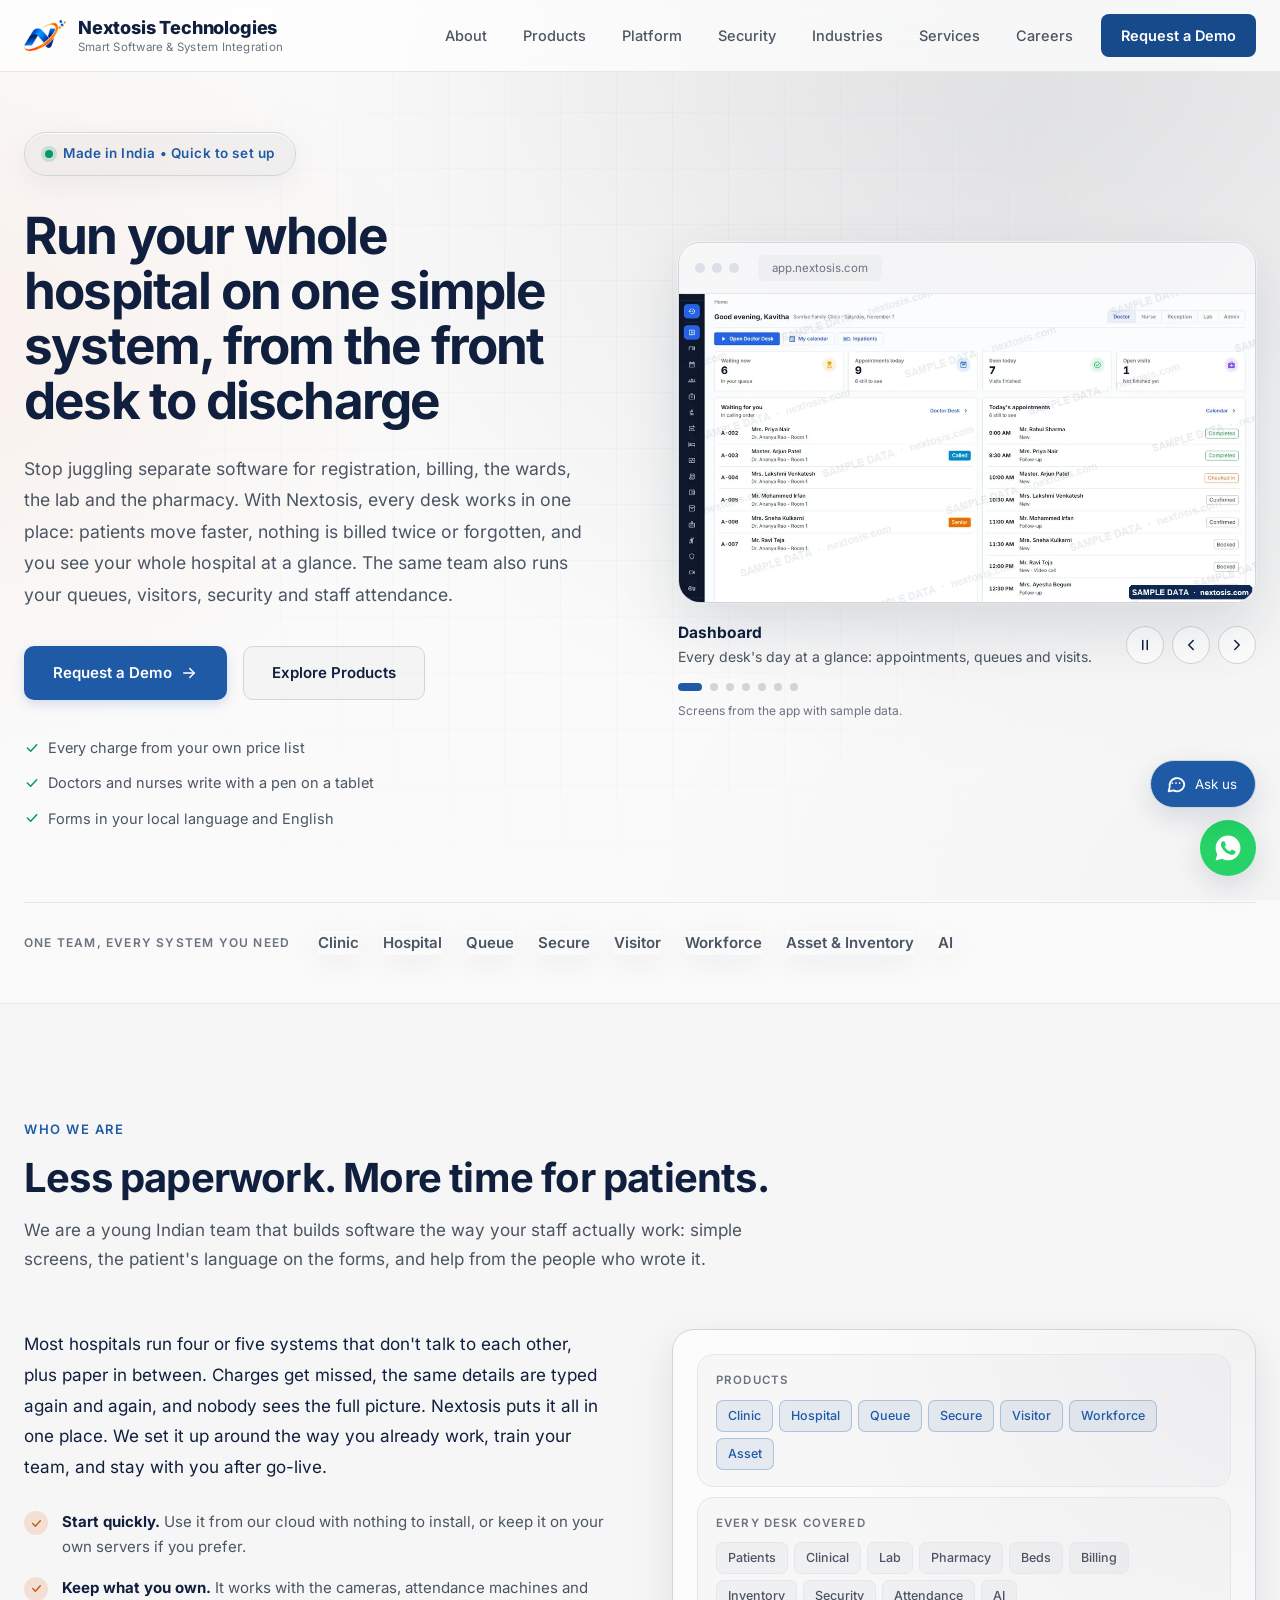
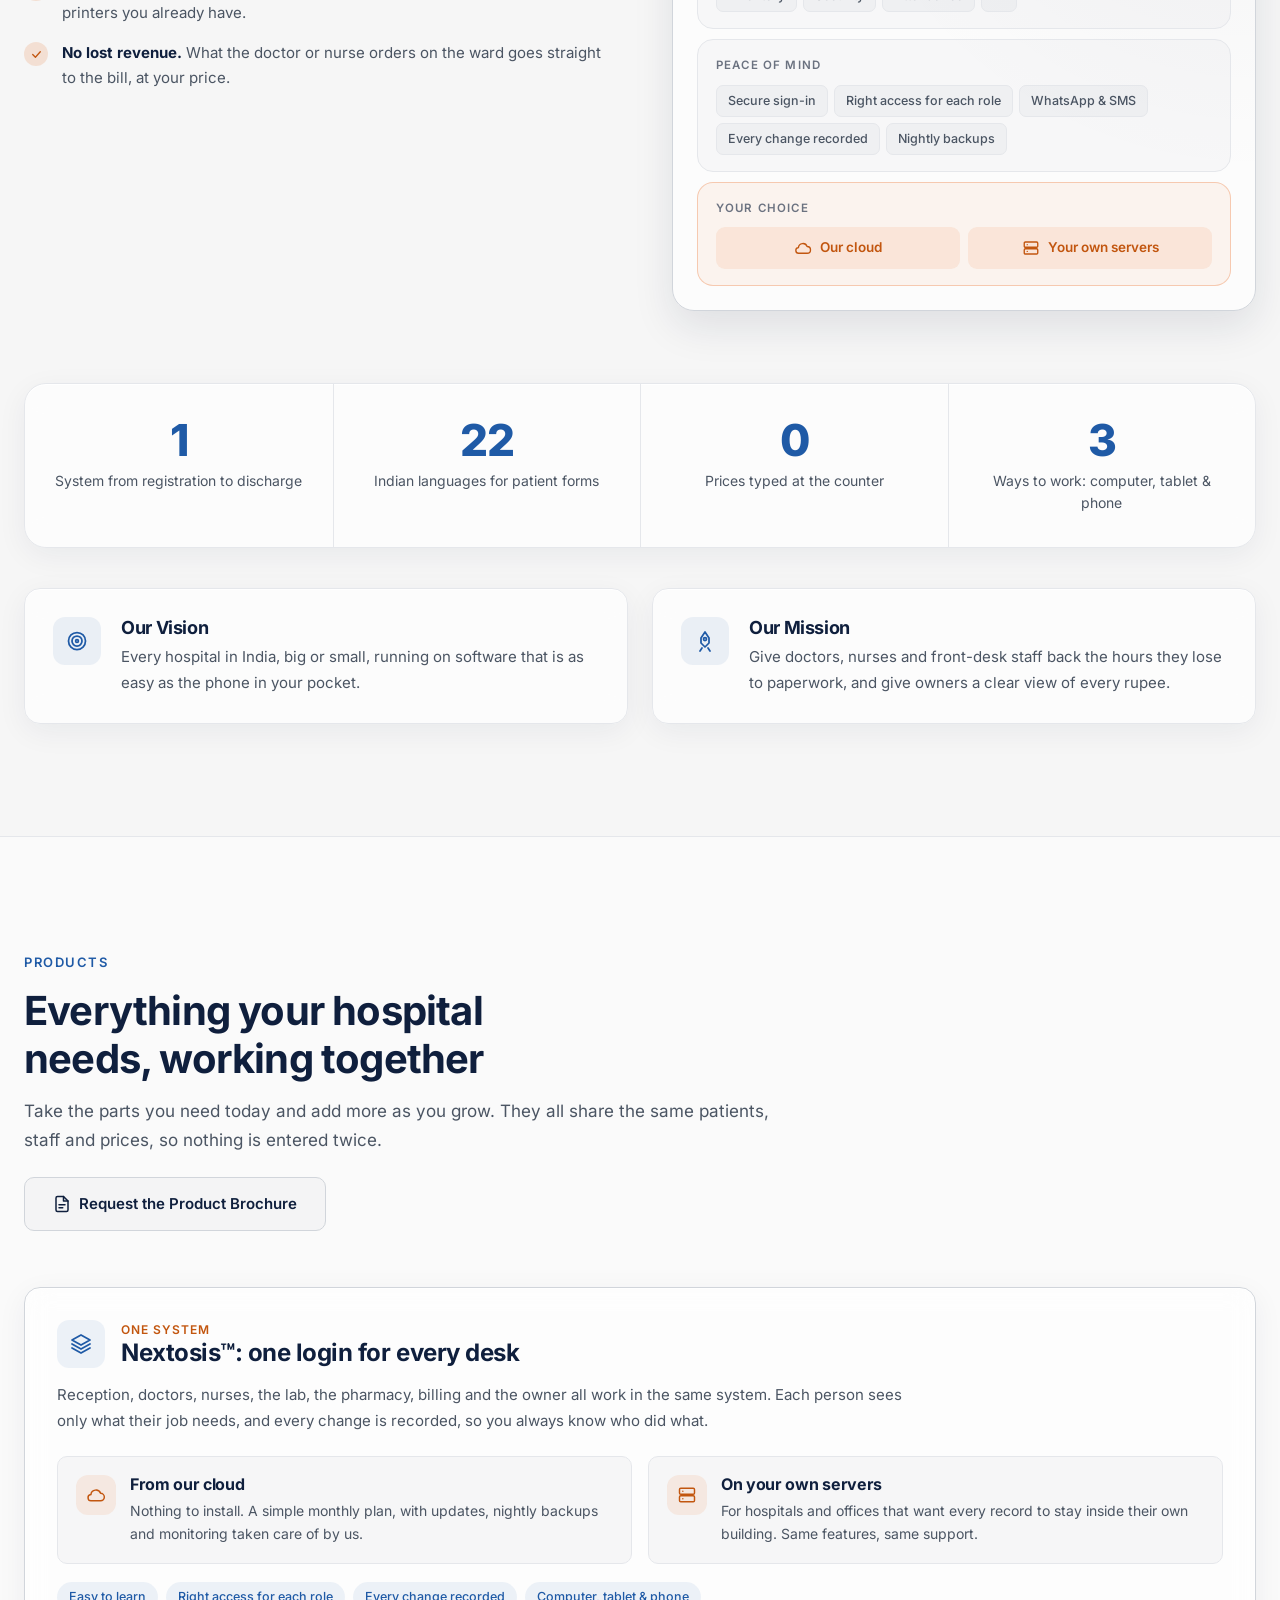
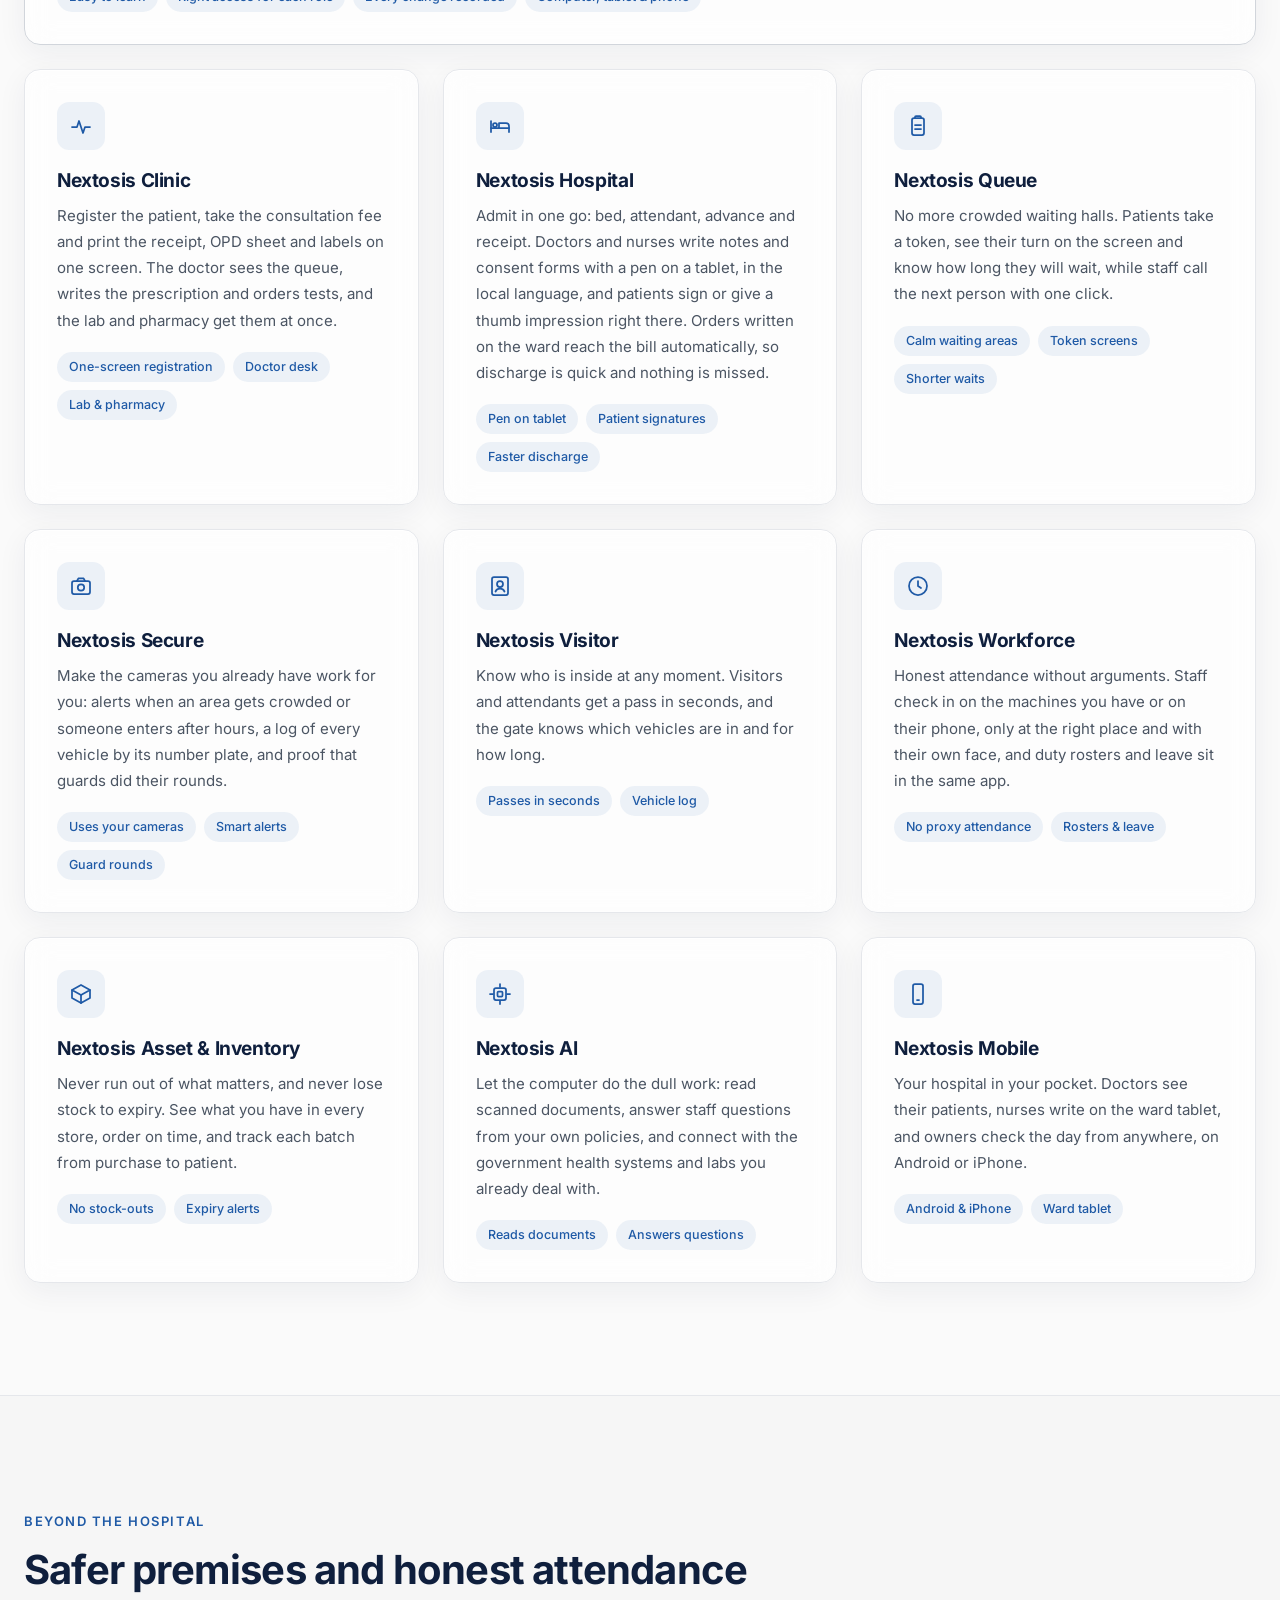
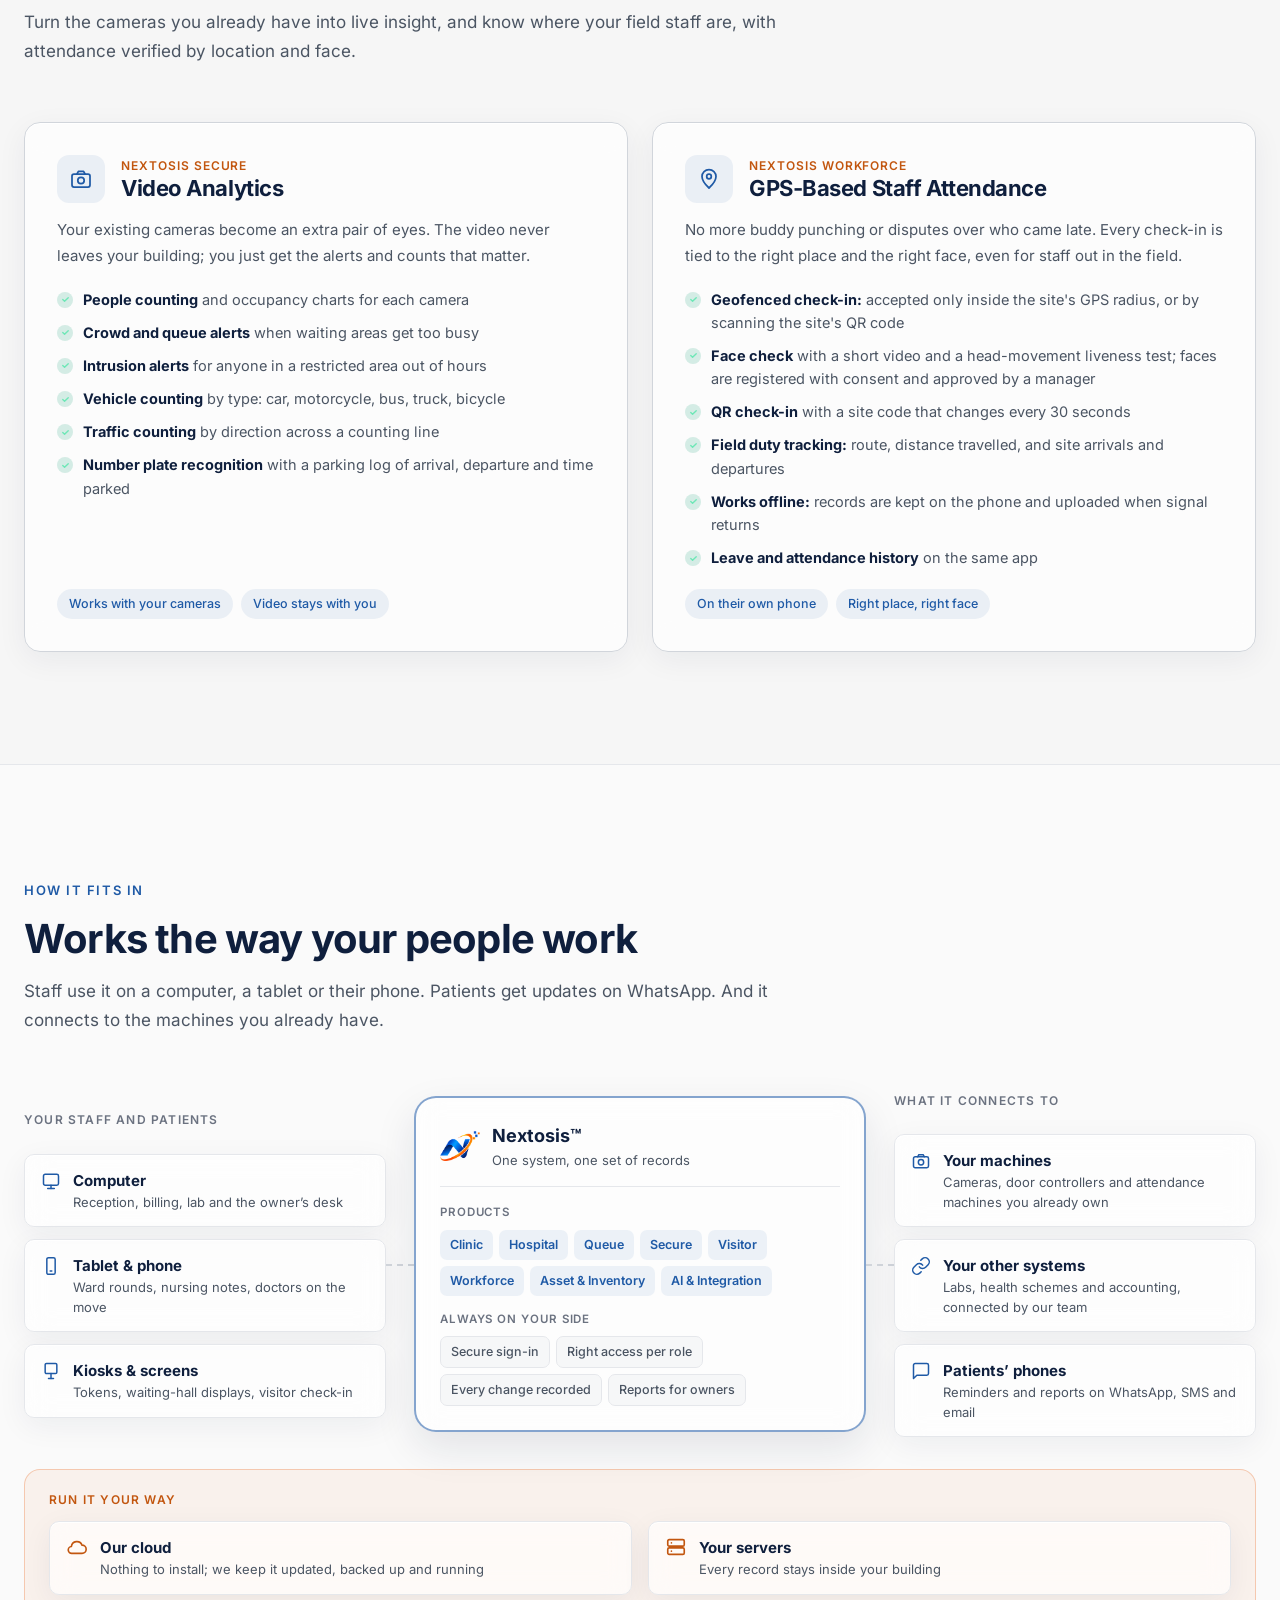
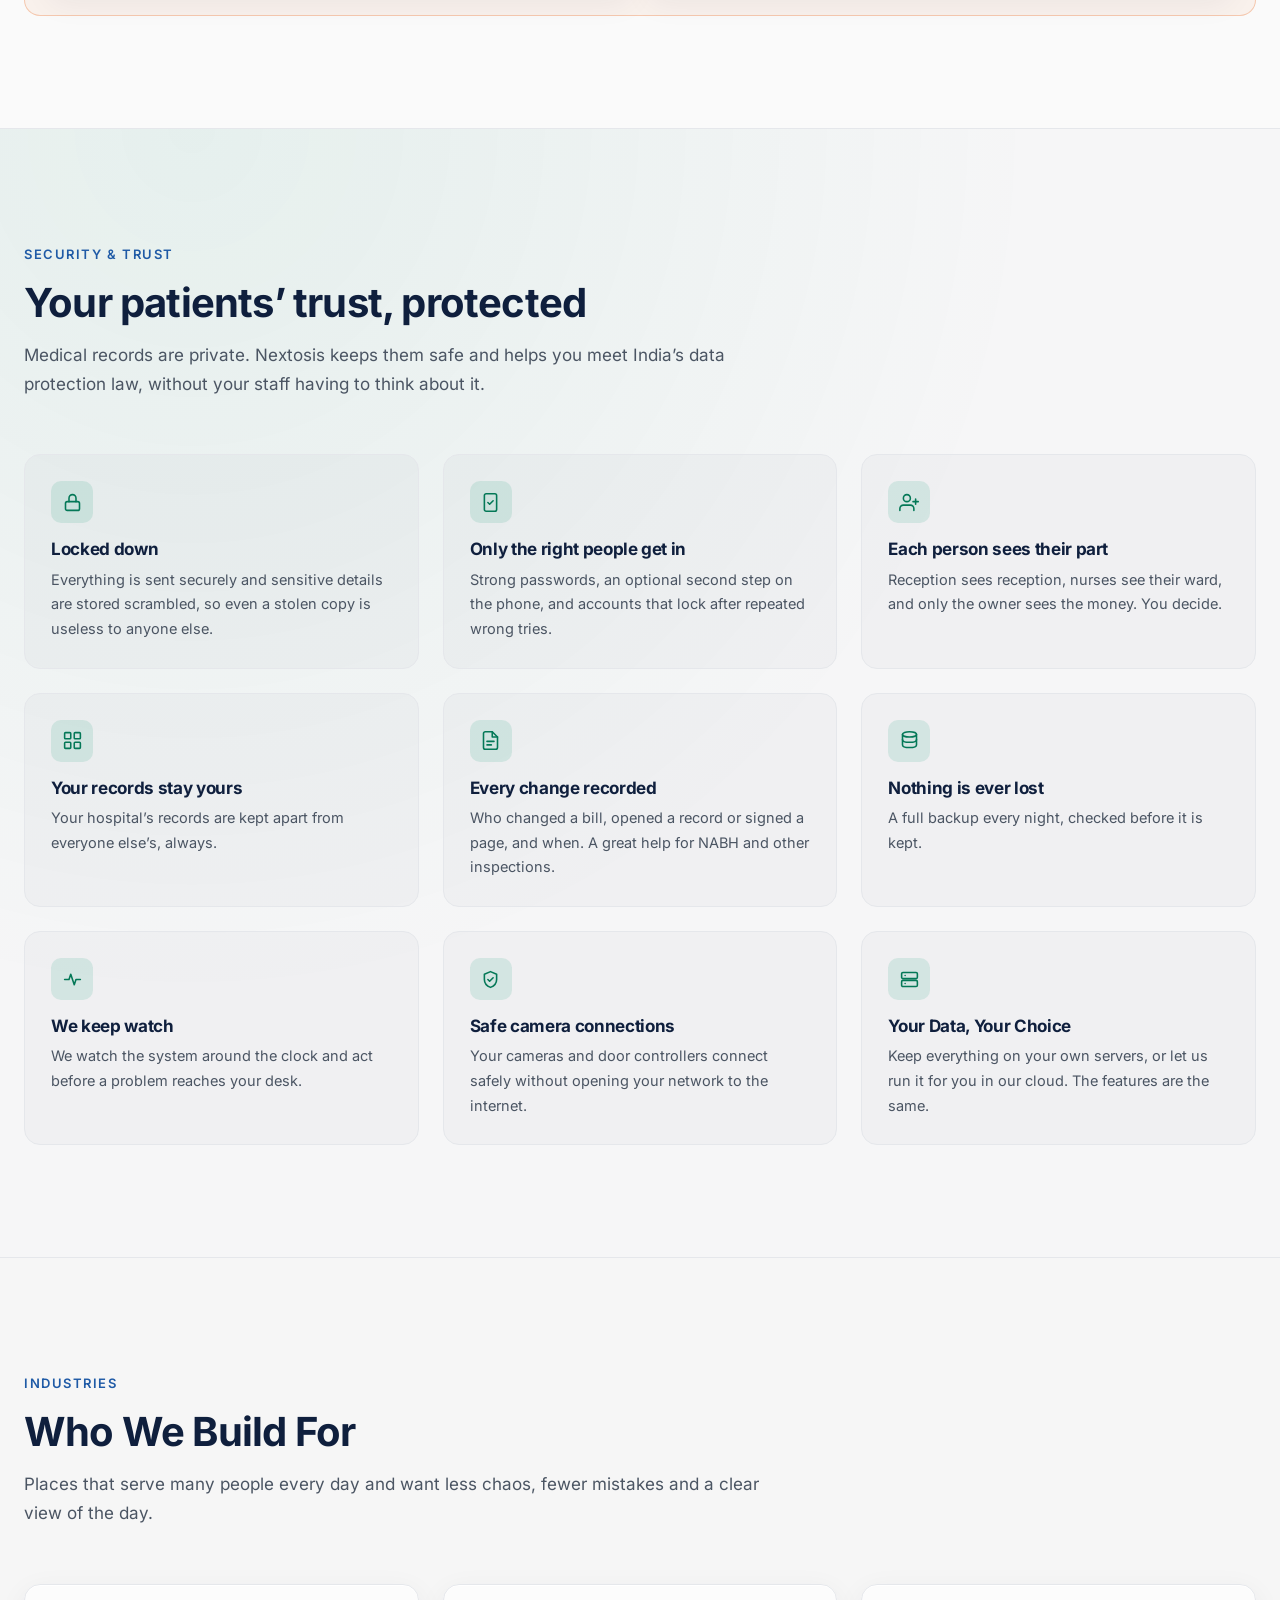
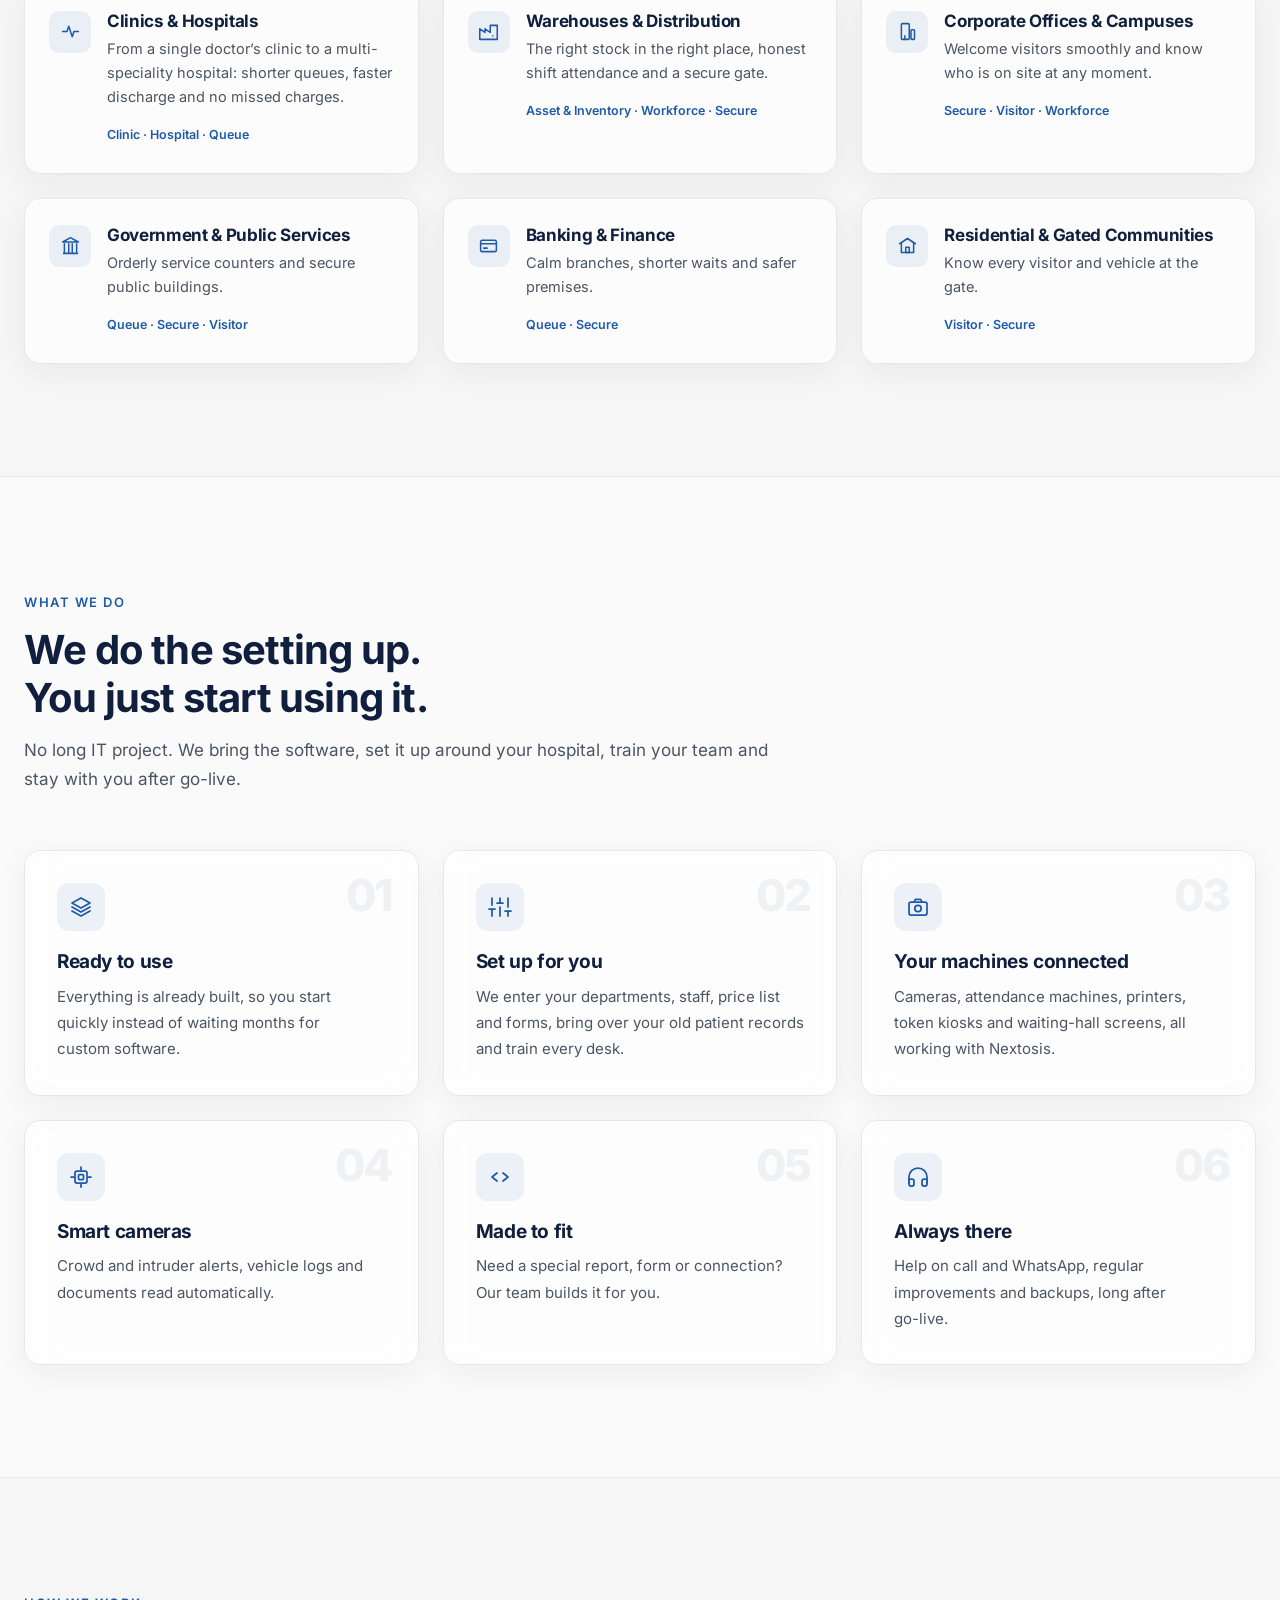
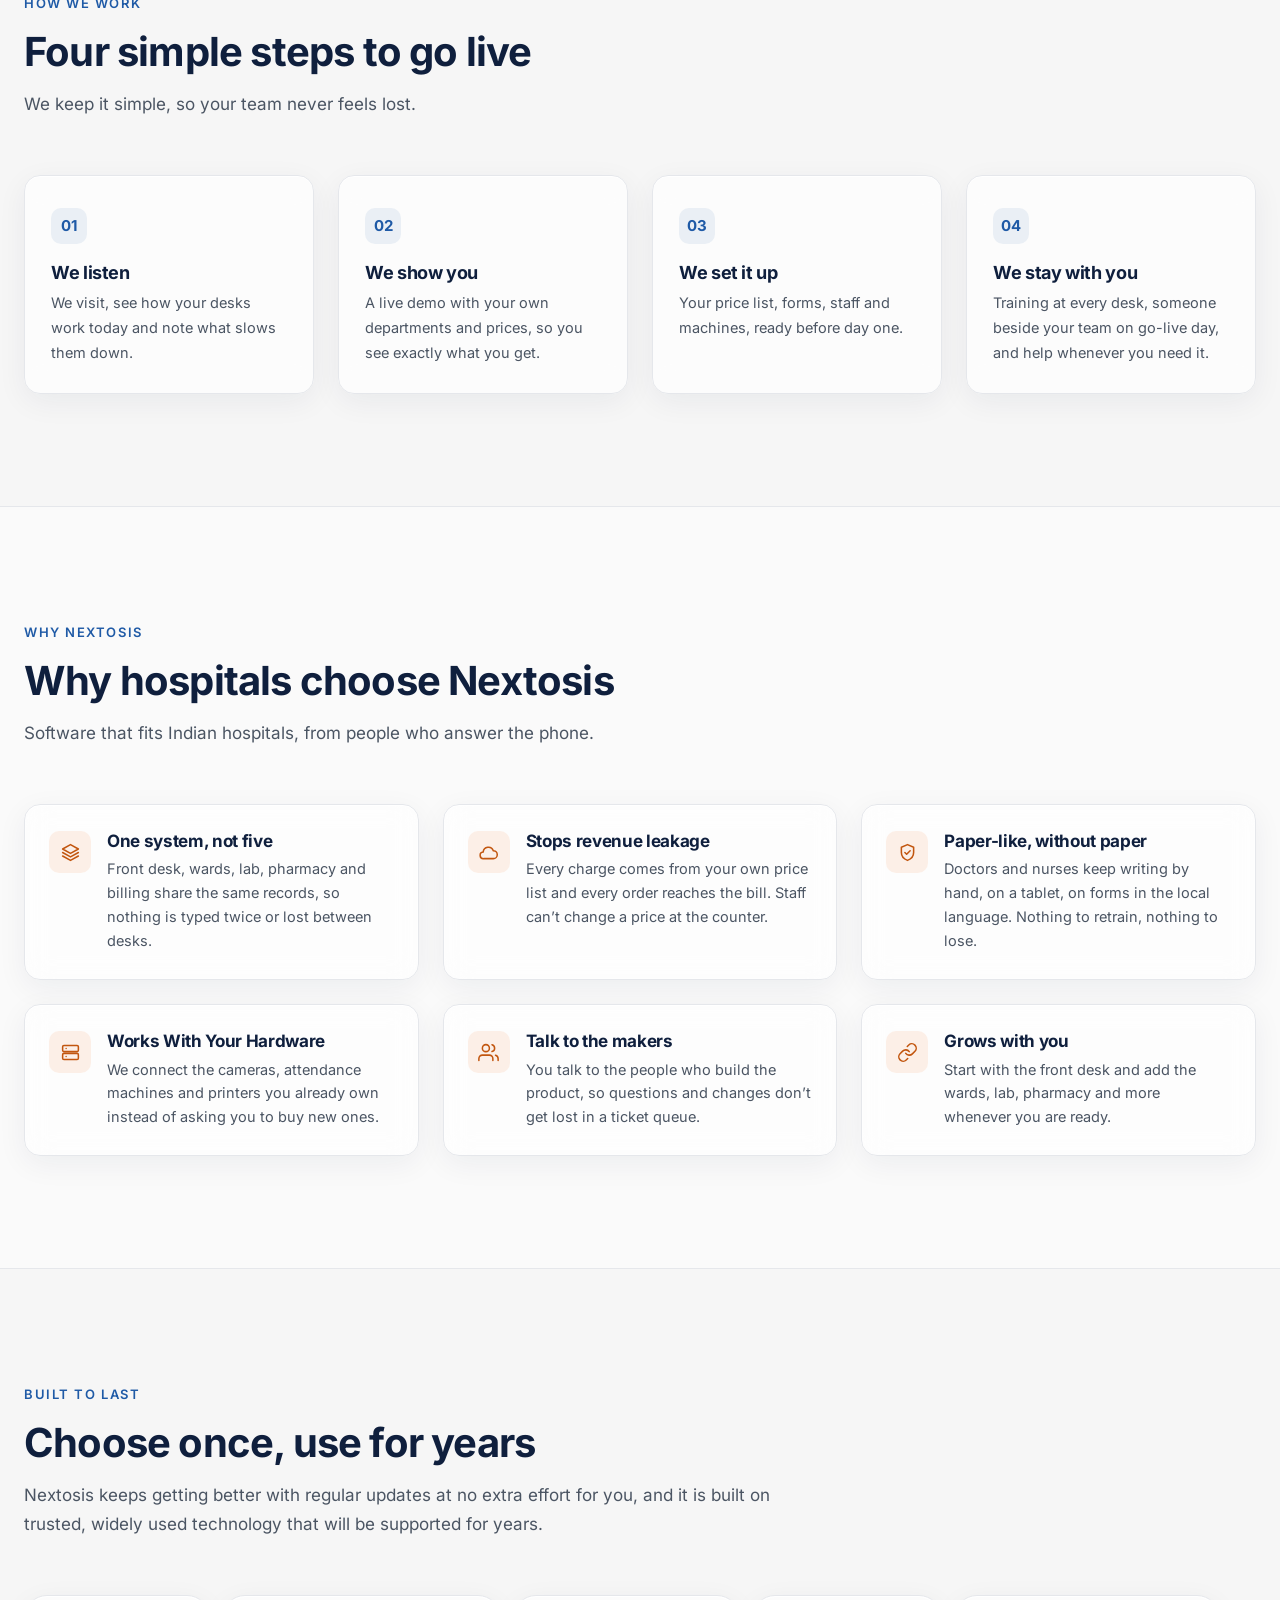
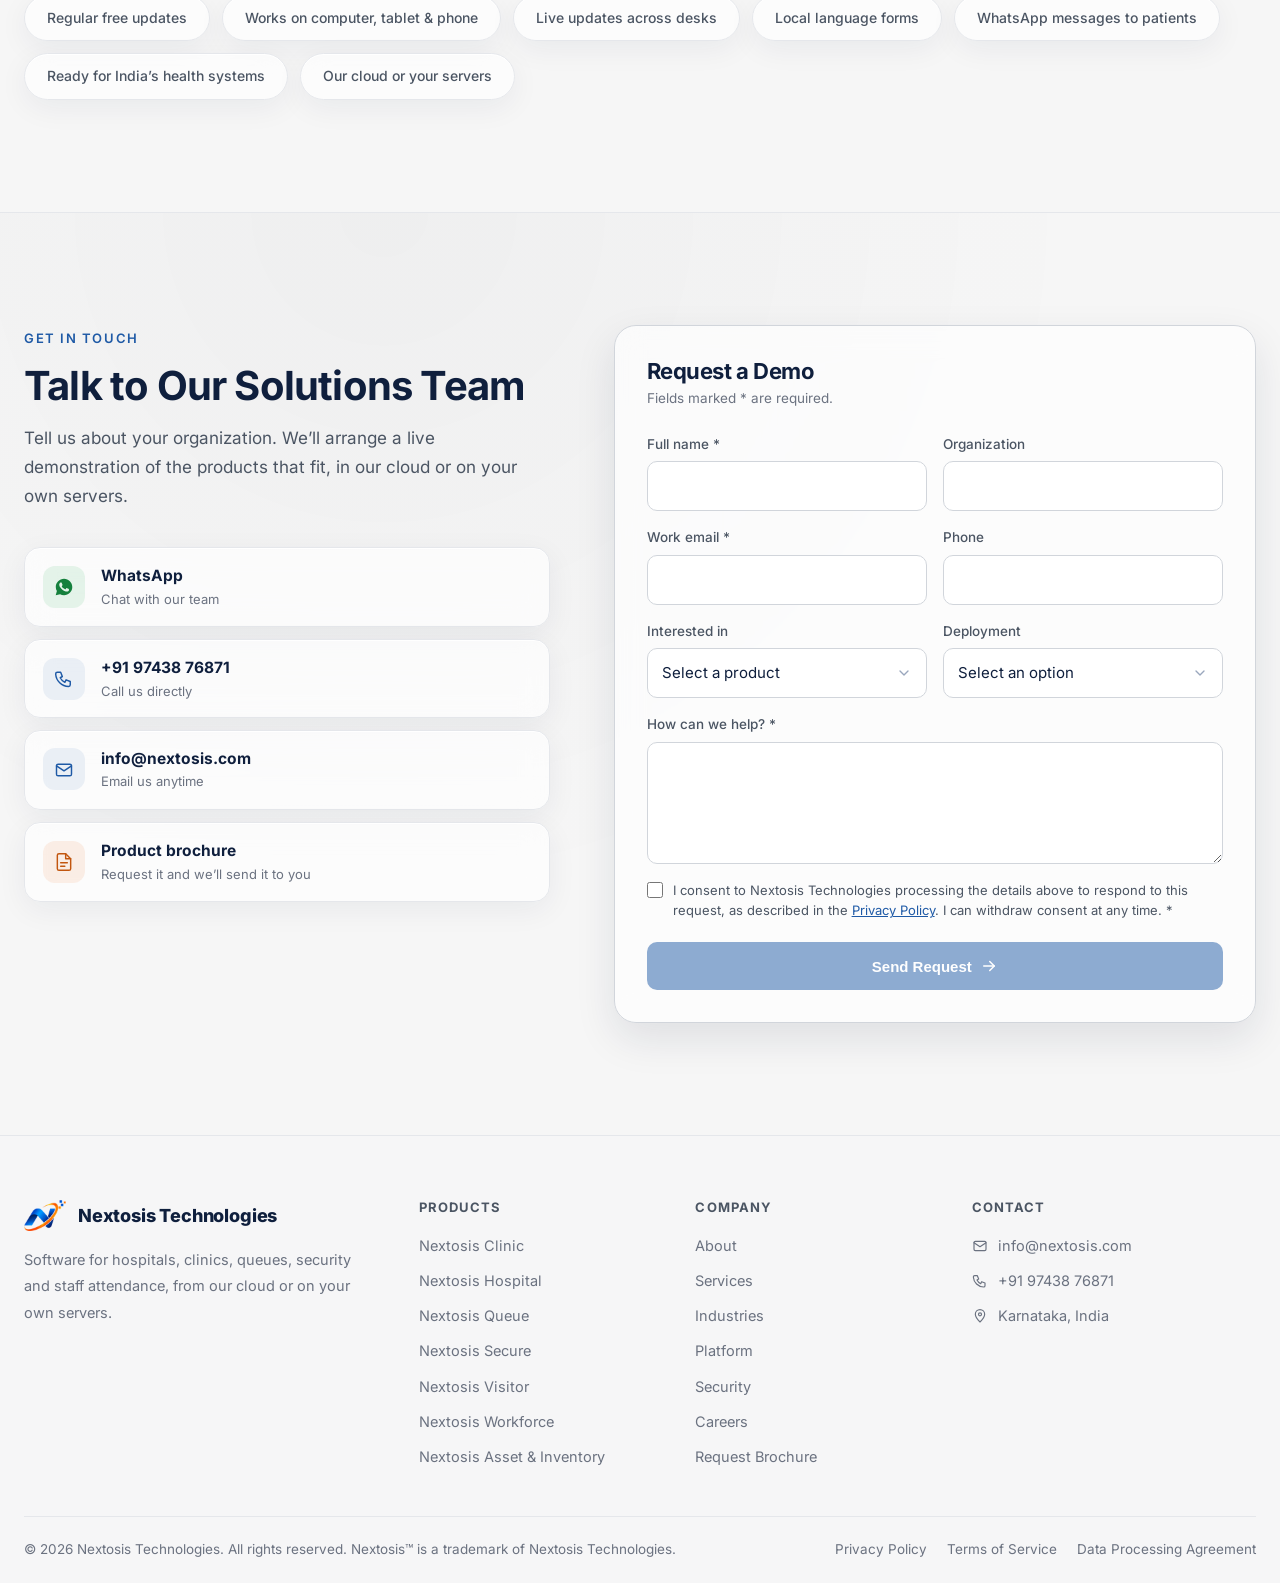
<file: index.html>
<!doctype html>
<html lang="en">
  <head>
    <meta charset="UTF-8" />
    <!-- Only this site's own files run here; the enquiry form posts to the Nextosis API. -->
    <meta http-equiv="Content-Security-Policy" content="default-src 'self'; script-src 'self'; style-src 'self' 'unsafe-inline'; img-src 'self' data:; font-src 'self'; connect-src 'self' https://api.nextosis.com; form-action 'self' https://api.nextosis.com; object-src 'none'; base-uri 'self'; upgrade-insecure-requests" />
    <meta name="referrer" content="strict-origin-when-cross-origin" />
    <meta name="viewport" content="width=device-width, initial-scale=1.0" />
    <title>Nextosis Technologies | Clinic, Queue, Security, Visitor, HR &amp; Inventory Software</title>
    <meta name="description" content="One simple system for your whole hospital, from the front desk to discharge: registration, wards, lab, pharmacy and billing, plus queues, visitors, security and staff attendance. Made in India by Nextosis Technologies." />
    <link rel="canonical" href="https://nextosis.com/" />
    <meta name="theme-color" content="#ffffff" />

    <meta property="og:type" content="website" />
    <meta property="og:site_name" content="Nextosis Technologies" />
    <meta property="og:title" content="Nextosis Technologies | Clinic, Queue, Security, Visitor, HR &amp; Inventory Software" />
    <meta property="og:description" content="One simple system for your whole hospital, from the front desk to discharge: registration, wards, lab, pharmacy and billing, plus queues, visitors, security and staff attendance. Made in India by Nextosis Technologies." />
    <meta property="og:url" content="https://nextosis.com/" />
    <meta property="og:image" content="https://nextosis.com/og-image.png" />
    <meta property="og:image:width" content="1200" />
    <meta property="og:image:height" content="630" />
    <meta property="og:image:alt" content="Nextosis Technologies: one platform for clinic, queue, security, visitor, HR attendance and inventory management" />
    <meta name="twitter:card" content="summary_large_image" />
    <meta name="twitter:title" content="Nextosis Technologies | Clinic, Queue, Security, Visitor, HR &amp; Inventory Software" />
    <meta name="twitter:description" content="One simple system for your whole hospital, from the front desk to discharge: registration, wards, lab, pharmacy and billing, plus queues, visitors, security and staff attendance. Made in India by Nextosis Technologies." />
    <meta name="twitter:image" content="https://nextosis.com/og-image.png" />

    <link rel="stylesheet" href="/fonts/inter.css" />
    <link rel="stylesheet" href="styles.css?v=26" />
    <link rel="icon" type="image/x-icon" href="favicon.ico?v=2" />
    <link rel="apple-touch-icon" href="apple-touch-icon.png" />
    <script type="application/ld+json">
      {
        "@context": "https://schema.org",
        "@type": "Organization",
        "name": "Nextosis Technologies",
        "url": "https://nextosis.com/",
        "logo": "https://nextosis.com/apple-touch-icon.png",
        "description": "Nextosis Technologies builds Nextosis Platform, software for clinic, queue, security, visitor, HR attendance and inventory management, available as SaaS or on-premises.",
        "email": "info@nextosis.com",
        "telephone": "+91-97438-76871",
        "address": {
          "@type": "PostalAddress",
          "addressRegion": "Karnataka",
          "addressCountry": "IN"
        }
      }
    </script>
  </head>
  <body>
    <a href="#main" class="skip-link">Skip to main content</a>

    <nav class="navbar" aria-label="Main">
      <div class="navbar-inner">
        <a href="#top" class="brand" aria-label="Nextosis Technologies home">
          <img src="brand-mark.png" alt="" class="brand-mark" width="42" height="31" />
          <span class="brand-text">
            <span class="brand-name">Nextosis Technologies</span>
            <span class="brand-tagline">Smart Software &amp; System Integration</span>
          </span>
        </a>

        <button class="nav-toggle" id="navToggle" aria-expanded="false" aria-controls="navLinks" aria-label="Toggle navigation menu">
          <svg class="icon-menu" viewBox="0 0 24 24" fill="none" stroke="currentColor" stroke-width="1.9" stroke-linecap="round" aria-hidden="true"><line x1="4" y1="7" x2="20" y2="7"/><line x1="4" y1="12" x2="20" y2="12"/><line x1="4" y1="17" x2="20" y2="17"/></svg>
          <svg class="icon-close" viewBox="0 0 24 24" fill="none" stroke="currentColor" stroke-width="1.9" stroke-linecap="round" aria-hidden="true"><line x1="6" y1="6" x2="18" y2="18"/><line x1="18" y1="6" x2="6" y2="18"/></svg>
        </button>

        <ul class="nav-links" id="navLinks">
          <li><a href="#about">About</a></li>
          <li><a href="#projects">Products</a></li>
          <li><a href="#platform">Platform</a></li>
          <li><a href="#security">Security</a></li>
          <li><a href="#industries">Industries</a></li>
          <li><a href="#services">Services</a></li>
          <li><a href="careers.html">Careers</a></li>
          <li><a href="#contact" class="contact-btn">Request a Demo</a></li>
        </ul>
      </div>
    </nav>

    <main id="main">
    <header class="hero" id="top">
      <div class="hero-grid-bg" aria-hidden="true"></div>

      <div class="hero-inner">
        <div class="hero-content">
          <span class="badge"><span class="badge-dot"></span>Made in India &bull; Quick to set up</span>

          <h1>
            Run your whole hospital
            <span class="text-gradient">on one simple system, from the front desk to discharge</span>
          </h1>

          <p>
            Stop juggling separate software for registration, billing, the
            wards, the lab and the pharmacy. With Nextosis, every desk works in
            one place: patients move faster, nothing is billed twice or
            forgotten, and you see your whole hospital at a glance. The same
            team also runs your queues, visitors, security and staff
            attendance.
          </p>

          <div class="hero-buttons">
            <a href="#contact" class="btn btn-primary">
              Request a Demo
              <svg viewBox="0 0 24 24" fill="none" stroke="currentColor" stroke-width="2" stroke-linecap="round" stroke-linejoin="round"><line x1="5" y1="12" x2="19" y2="12"/><polyline points="13 6 19 12 13 18"/></svg>
            </a>
            <a href="#projects" class="btn btn-outline">Explore Products</a>
          </div>

          <ul class="hero-points">
            <li>
              <svg viewBox="0 0 24 24" fill="none" stroke="currentColor" stroke-width="2.2" stroke-linecap="round" stroke-linejoin="round"><polyline points="5 12 10 17 19 7"/></svg>
              Every charge from your own price list
            </li>
            <li>
              <svg viewBox="0 0 24 24" fill="none" stroke="currentColor" stroke-width="2.2" stroke-linecap="round" stroke-linejoin="round"><polyline points="5 12 10 17 19 7"/></svg>
              Doctors and nurses write with a pen on a tablet
            </li>
            <li>
              <svg viewBox="0 0 24 24" fill="none" stroke="currentColor" stroke-width="2.2" stroke-linecap="round" stroke-linejoin="round"><polyline points="5 12 10 17 19 7"/></svg>
              Forms in your local language and English
            </li>
          </ul>
        </div>

        <div class="hero-visual hero-carousel" data-carousel aria-roledescription="carousel" aria-label="Nextosis products">
          <div class="mock-window">
            <div class="mock-bar">
              <span></span><span></span><span></span>
              <div class="mock-url" data-carousel-url>app.nextosis.com</div>
            </div>

            <div class="carousel-track" aria-live="polite">
              <figure class="carousel-slide is-active" data-slide data-url="app.nextosis.com" data-title="Dashboard" data-line="Every desk's day at a glance: appointments, queues and visits." role="group" aria-roledescription="slide" aria-label="1 of 7: Dashboard">
                <img src="img/hero/home.webp" alt="Nextosis dashboard with today's appointments (sample data)" width="1100" height="588" fetchpriority="high" />
              </figure>
              <figure class="carousel-slide" data-slide data-url="app.nextosis.com/doctor" data-title="Nextosis Clinic" data-line="Doctor Desk: call the next patient, prescribe and sign." role="group" aria-roledescription="slide" aria-label="2 of 7: Nextosis Clinic" aria-hidden="true">
                <img src="img/hero/doctor.webp" alt="Doctor Desk with the doctor's patient queue (sample data)" width="1100" height="588" loading="lazy" />
              </figure>
              <figure class="carousel-slide" data-slide data-url="app.nextosis.com/appointments" data-title="Appointments" data-line="Bookings from reception, WhatsApp, phone and kiosk in one list." role="group" aria-roledescription="slide" aria-label="3 of 7: Appointments" aria-hidden="true">
                <img src="img/hero/appointments.webp" alt="Appointments list with the day's bookings (sample data)" width="1100" height="588" loading="lazy" />
              </figure>
              <figure class="carousel-slide" data-slide data-url="app.nextosis.com/lab-orders" data-title="Laboratory" data-line="Lab orders from sample collection to the signed report." role="group" aria-roledescription="slide" aria-label="4 of 7: Laboratory" aria-hidden="true">
                <img src="img/hero/lab-orders.webp" alt="Lab orders moving from sample to report (sample data)" width="1100" height="588" loading="lazy" />
              </figure>
              <figure class="carousel-slide" data-slide data-url="app.nextosis.com/nurse-schedule-assignments" data-title="Nextosis Workforce" data-line="Nurse rota and staff attendance, shift by shift." role="group" aria-roledescription="slide" aria-label="5 of 7: Nextosis Workforce" aria-hidden="true">
                <img src="img/hero/nurse-rota.webp" alt="Weekly nurse rota with morning, evening and night shifts (sample data)" width="1100" height="588" loading="lazy" />
              </figure>
              <figure class="carousel-slide" data-slide data-url="app.nextosis.com/patrols" data-title="Nextosis Secure" data-line="Guard patrols proved by checkpoint scans, watched live." role="group" aria-roledescription="slide" aria-label="6 of 7: Nextosis Secure" aria-hidden="true">
                <img src="img/hero/patrols.webp" alt="Live guard patrols with rounds and guards (sample data)" width="1100" height="588" loading="lazy" />
              </figure>
              <figure class="carousel-slide" data-slide data-url="app.nextosis.com/visitor-passes" data-title="Nextosis Visitor" data-line="Visitor passes from check-in to check-out." role="group" aria-roledescription="slide" aria-label="7 of 7: Nextosis Visitor" aria-hidden="true">
                <img src="img/hero/visitor-passes.webp" alt="Visitor passes with check-in status (sample data)" width="1100" height="588" loading="lazy" />
              </figure>
            </div>
          </div>

          <div class="carousel-caption">
            <div>
              <b data-carousel-title>Dashboard</b>
              <span data-carousel-line>Every desk's day at a glance: appointments, queues and visits.</span>
            </div>
            <div class="carousel-controls">
              <button type="button" class="carousel-arrow" data-toggle aria-label="Pause the slides" aria-pressed="false">
                <svg class="icon-pause" viewBox="0 0 24 24" fill="none" stroke="currentColor" stroke-width="2" stroke-linecap="round"><path d="M9 6v12M15 6v12"/></svg>
                <svg class="icon-play" viewBox="0 0 24 24" fill="currentColor"><path d="M8 5.5v13l11-6.5z"/></svg>
              </button>
              <button type="button" class="carousel-arrow" data-prev aria-label="Previous product">
                <svg viewBox="0 0 24 24" fill="none" stroke="currentColor" stroke-width="2" stroke-linecap="round" stroke-linejoin="round"><path d="M15 18l-6-6 6-6"/></svg>
              </button>
              <button type="button" class="carousel-arrow" data-next aria-label="Next product">
                <svg viewBox="0 0 24 24" fill="none" stroke="currentColor" stroke-width="2" stroke-linecap="round" stroke-linejoin="round"><path d="M9 18l6-6-6-6"/></svg>
              </button>
            </div>
          </div>
          <div class="carousel-dots">
            <button type="button" class="carousel-dot is-active" data-dot="0" aria-label="Show Dashboard" aria-current="true"></button>
            <button type="button" class="carousel-dot" data-dot="1" aria-label="Show Nextosis Clinic"></button>
            <button type="button" class="carousel-dot" data-dot="2" aria-label="Show Appointments"></button>
            <button type="button" class="carousel-dot" data-dot="3" aria-label="Show Laboratory"></button>
            <button type="button" class="carousel-dot" data-dot="4" aria-label="Show Nextosis Workforce"></button>
            <button type="button" class="carousel-dot" data-dot="5" aria-label="Show Nextosis Secure"></button>
            <button type="button" class="carousel-dot" data-dot="6" aria-label="Show Nextosis Visitor"></button>
          </div>
          <p class="carousel-note">Screens from the app with sample data.</p>
        </div>
      </div>

      <div class="hero-products">
        <span class="hero-products-label">One team, every system you need</span>
        <ul>
          <li>Clinic</li>
          <li>Hospital</li>
          <li>Queue</li>
          <li>Secure</li>
          <li>Visitor</li>
          <li>Workforce</li>
          <li>Asset &amp; Inventory</li>
          <li>AI</li>
        </ul>
      </div>
    </header>

    <section id="about" class="section section-alt">
      <div class="container">
        <div class="section-heading">
          <span class="eyebrow">Who We Are</span>
          <h2>Less paperwork. More time for patients.</h2>
          <p>
            We are a young Indian team that builds software the way your staff
            actually work: simple screens, the patient's language on the forms,
            and help from the people who wrote it.
          </p>
        </div>

        <div class="about-grid">
          <div class="about-copy">
            <p>
              Most hospitals run four or five systems that don't talk to each
              other, plus paper in between. Charges get missed, the same details
              are typed again and again, and nobody sees the full picture.
              Nextosis puts it all in one place. We set it up around the way
              you already work, train your team, and stay with you after go-live.
            </p>

            <ul class="about-checks">
              <li>
                <span class="check-icon"><svg viewBox="0 0 24 24" fill="none" stroke="currentColor" stroke-width="2.4" stroke-linecap="round" stroke-linejoin="round"><polyline points="5 12 10 17 19 7"/></svg></span>
                <div><b>Start quickly.</b> Use it from our cloud with nothing to install, or keep it on your own servers if you prefer.</div>
              </li>
              <li>
                <span class="check-icon"><svg viewBox="0 0 24 24" fill="none" stroke="currentColor" stroke-width="2.4" stroke-linecap="round" stroke-linejoin="round"><polyline points="5 12 10 17 19 7"/></svg></span>
                <div><b>Keep what you own.</b> It works with the cameras, attendance machines and printers you already have.</div>
              </li>
              <li>
                <span class="check-icon"><svg viewBox="0 0 24 24" fill="none" stroke="currentColor" stroke-width="2.4" stroke-linecap="round" stroke-linejoin="round"><polyline points="5 12 10 17 19 7"/></svg></span>
                <div><b>No lost revenue.</b> What the doctor or nurse orders on the ward goes straight to the bill, at your price.</div>
              </li>
            </ul>
          </div>

          <div class="stack-diagram" aria-label="Nextosis Platform architecture">
            <div class="stack-layer">
              <span class="stack-title">Products</span>
              <div class="stack-chips">
                <span>Clinic</span><span>Hospital</span><span>Queue</span><span>Secure</span><span>Visitor</span><span>Workforce</span><span>Asset</span>
              </div>
            </div>
            <div class="stack-layer">
              <span class="stack-title">Every desk covered</span>
              <div class="stack-chips">
                <span>Patients</span><span>Clinical</span><span>Lab</span><span>Pharmacy</span><span>Beds</span><span>Billing</span><span>Inventory</span><span>Security</span><span>Attendance</span><span>AI</span>
              </div>
            </div>
            <div class="stack-layer">
              <span class="stack-title">Peace of mind</span>
              <div class="stack-chips">
                <span>Secure sign-in</span><span>Right access for each role</span><span>WhatsApp &amp; SMS</span><span>Every change recorded</span><span>Nightly backups</span>
              </div>
            </div>
            <div class="stack-layer stack-deploy">
              <span class="stack-title">Your choice</span>
              <div class="stack-deploy-options">
                <div>
                  <svg viewBox="0 0 24 24" fill="none" stroke="currentColor" stroke-width="1.8" stroke-linecap="round" stroke-linejoin="round"><path d="M17.5 19a4.5 4.5 0 0 0 0-9 6 6 0 0 0-11.6 1.5A3.75 3.75 0 0 0 6.5 19z"/></svg>
                  Our cloud
                </div>
                <div>
                  <svg viewBox="0 0 24 24" fill="none" stroke="currentColor" stroke-width="1.8" stroke-linecap="round" stroke-linejoin="round"><rect x="3" y="4" width="18" height="7" rx="1.5"/><rect x="3" y="13" width="18" height="7" rx="1.5"/><line x1="7" y1="7.5" x2="7.01" y2="7.5"/><line x1="7" y1="16.5" x2="7.01" y2="16.5"/></svg>
                  Your own servers
                </div>
              </div>
            </div>
          </div>
        </div>

        <div class="stats-band">
          <div class="stat">
            <div class="stat-num">1</div>
            <div class="stat-label">System from registration to discharge</div>
          </div>
          <div class="stat">
            <div class="stat-num">22</div>
            <div class="stat-label">Indian languages for patient forms</div>
          </div>
          <div class="stat">
            <div class="stat-num">0</div>
            <div class="stat-label">Prices typed at the counter</div>
          </div>
          <div class="stat">
            <div class="stat-num">3</div>
            <div class="stat-label">Ways to work: computer, tablet &amp; phone</div>
          </div>
        </div>

        <div class="grid-2">
          <div class="vm-item">
            <div class="card-icon">
              <svg viewBox="0 0 24 24" fill="none" stroke="currentColor" stroke-width="1.75" stroke-linecap="round" stroke-linejoin="round">
                <circle cx="12" cy="12" r="8.5"/><circle cx="12" cy="12" r="5"/><circle cx="12" cy="12" r="1.4"/>
              </svg>
            </div>
            <div>
              <h3>Our Vision</h3>
              <p>
                Every hospital in India, big or small, running on software that
                is as easy as the phone in your pocket.
              </p>
            </div>
          </div>

          <div class="vm-item">
            <div class="card-icon">
              <svg viewBox="0 0 24 24" fill="none" stroke="currentColor" stroke-width="1.75" stroke-linecap="round" stroke-linejoin="round">
                <path d="M12 3l4 6v5l-4 4-4-4V9l4-6z"/><circle cx="12" cy="10" r="1.5"/><line x1="9" y1="19" x2="7" y2="22"/><line x1="15" y1="19" x2="17" y2="22"/>
              </svg>
            </div>
            <div>
              <h3>Our Mission</h3>
              <p>
                Give doctors, nurses and front-desk staff back the hours they lose
                to paperwork, and give owners a clear view of every rupee.
              </p>
            </div>
          </div>
        </div>
      </div>
    </section>

    <section id="projects" class="section">
      <div class="container">
        <div class="section-heading">
          <span class="eyebrow">Products</span>
          <h2>Everything your hospital needs, working together</h2>
          <p>Take the parts you need today and add more as you grow. They all share the same patients, staff and prices, so nothing is entered twice.</p>
          <a href="#contact" class="btn btn-outline heading-action" data-request-brochure>
            <svg viewBox="0 0 24 24" fill="none" stroke="currentColor" stroke-width="2" stroke-linecap="round" stroke-linejoin="round" aria-hidden="true"><path d="M14 2H6a2 2 0 0 0-2 2v16a2 2 0 0 0 2 2h12a2 2 0 0 0 2-2V8z"/><polyline points="14 2 14 8 20 8"/><line x1="8" y1="13" x2="16" y2="13"/><line x1="8" y1="17" x2="13" y2="17"/></svg>
            Request the Product Brochure
          </a>
        </div>

        <div class="card project-featured">
          <div class="project-featured-head">
            <div class="card-icon">
              <svg viewBox="0 0 24 24" fill="none" stroke="currentColor" stroke-width="1.75" stroke-linecap="round" stroke-linejoin="round"><polygon points="12 3 21 8 12 13 3 8"/><polyline points="3 12 12 17 21 12"/><polyline points="3 16 12 21 21 16"/></svg>
            </div>
            <div>
              <span class="project-label">One system</span>
              <h3>Nextosis&trade;: one login for every desk</h3>
            </div>
          </div>
          <p>Reception, doctors, nurses, the lab, the pharmacy, billing and the owner all work in the same system. Each person sees only what their job needs, and every change is recorded, so you always know who did what.</p>

          <div class="deploy-options">
            <div class="deploy-option">
              <div class="card-icon">
                <svg viewBox="0 0 24 24" fill="none" stroke="currentColor" stroke-width="1.75" stroke-linecap="round" stroke-linejoin="round"><path d="M17.5 19a4.5 4.5 0 0 0 0-9 6 6 0 0 0-11.6 1.5A3.75 3.75 0 0 0 6.5 19z"/></svg>
              </div>
              <div>
                <h4>From our cloud</h4>
                <p>Nothing to install. A simple monthly plan, with updates, nightly backups and monitoring taken care of by us.</p>
              </div>
            </div>
            <div class="deploy-option">
              <div class="card-icon">
                <svg viewBox="0 0 24 24" fill="none" stroke="currentColor" stroke-width="1.75" stroke-linecap="round" stroke-linejoin="round"><rect x="3" y="4" width="18" height="7" rx="1.5"/><rect x="3" y="13" width="18" height="7" rx="1.5"/><line x1="7" y1="7.5" x2="7.01" y2="7.5"/><line x1="7" y1="16.5" x2="7.01" y2="16.5"/></svg>
              </div>
              <div>
                <h4>On your own servers</h4>
                <p>For hospitals and offices that want every record to stay inside their own building. Same features, same support.</p>
              </div>
            </div>
          </div>

          <ul class="tags">
            <li>Easy to learn</li>
            <li>Right access for each role</li>
            <li>Every change recorded</li>
            <li>Computer, tablet &amp; phone</li>
          </ul>
        </div>

        <div class="grid-3">
          <div class="card product-card" id="nextosis-clinic">
            <div class="card-icon">
              <svg viewBox="0 0 24 24" fill="none" stroke="currentColor" stroke-width="1.75" stroke-linecap="round" stroke-linejoin="round"><polyline points="3 13 8 13 10 7 14 19 16 13 21 13"/></svg>
            </div>
            <h3>Nextosis Clinic</h3>
            <p>Register the patient, take the consultation fee and print the receipt, OPD sheet and labels on one screen. The doctor sees the queue, writes the prescription and orders tests, and the lab and pharmacy get them at once.</p>
            <ul class="tags">
              <li>One-screen registration</li>
              <li>Doctor desk</li>
              <li>Lab &amp; pharmacy</li>
            </ul>
          </div>

          <div class="card product-card" id="nextosis-hospital">
            <div class="card-icon">
              <svg viewBox="0 0 24 24" fill="none" stroke="currentColor" stroke-width="1.75" stroke-linecap="round" stroke-linejoin="round"><path d="M3 18V7"/><path d="M3 14h18v4"/><path d="M21 14v-2a3 3 0 0 0-3-3h-7v5"/><circle cx="7" cy="11" r="2"/></svg>
            </div>
            <h3>Nextosis Hospital</h3>
            <p>Admit in one go: bed, attendant, advance and receipt. Doctors and nurses write notes and consent forms with a pen on a tablet, in the local language, and patients sign or give a thumb impression right there. Orders written on the ward reach the bill automatically, so discharge is quick and nothing is missed.</p>
            <ul class="tags">
              <li>Pen on tablet</li>
              <li>Patient signatures</li>
              <li>Faster discharge</li>
            </ul>
          </div>

          <div class="card product-card" id="nextosis-queue">
            <div class="card-icon">
              <svg viewBox="0 0 24 24" fill="none" stroke="currentColor" stroke-width="1.75" stroke-linecap="round" stroke-linejoin="round"><rect x="6" y="4" width="12" height="17" rx="2"/><path d="M9 4V3a1 1 0 0 1 1-1h4a1 1 0 0 1 1 1v1"/><line x1="9" y1="11" x2="15" y2="11"/><line x1="9" y1="15" x2="15" y2="15"/></svg>
            </div>
            <h3>Nextosis Queue</h3>
            <p>No more crowded waiting halls. Patients take a token, see their turn on the screen and know how long they will wait, while staff call the next person with one click.</p>
            <ul class="tags">
              <li>Calm waiting areas</li>
              <li>Token screens</li>
              <li>Shorter waits</li>
            </ul>
          </div>

          <div class="card product-card" id="nextosis-secure">
            <div class="card-icon">
              <svg viewBox="0 0 24 24" fill="none" stroke="currentColor" stroke-width="1.75" stroke-linecap="round" stroke-linejoin="round"><rect x="3" y="7" width="18" height="13" rx="2"/><path d="M8 7l1.4-2.6h5.2L16 7"/><circle cx="12" cy="13.5" r="3.2"/></svg>
            </div>
            <h3>Nextosis Secure</h3>
            <p>Make the cameras you already have work for you: alerts when an area gets crowded or someone enters after hours, a log of every vehicle by its number plate, and proof that guards did their rounds.</p>
            <ul class="tags">
              <li>Uses your cameras</li>
              <li>Smart alerts</li>
              <li>Guard rounds</li>
            </ul>
          </div>

          <div class="card product-card" id="nextosis-visitor">
            <div class="card-icon">
              <svg viewBox="0 0 24 24" fill="none" stroke="currentColor" stroke-width="1.75" stroke-linecap="round" stroke-linejoin="round"><rect x="4" y="3" width="16" height="18" rx="2"/><circle cx="12" cy="10" r="3"/><path d="M7.5 17.5a5 5 0 0 1 9 0"/></svg>
            </div>
            <h3>Nextosis Visitor</h3>
            <p>Know who is inside at any moment. Visitors and attendants get a pass in seconds, and the gate knows which vehicles are in and for how long.</p>
            <ul class="tags">
              <li>Passes in seconds</li>
              <li>Vehicle log</li>
            </ul>
          </div>

          <div class="card product-card" id="nextosis-workforce">
            <div class="card-icon">
              <svg viewBox="0 0 24 24" fill="none" stroke="currentColor" stroke-width="1.75" stroke-linecap="round" stroke-linejoin="round"><circle cx="12" cy="12" r="9"/><polyline points="12 7 12 12 15 14"/></svg>
            </div>
            <h3>Nextosis Workforce</h3>
            <p>Honest attendance without arguments. Staff check in on the machines you have or on their phone, only at the right place and with their own face, and duty rosters and leave sit in the same app.</p>
            <ul class="tags">
              <li>No proxy attendance</li>
              <li>Rosters &amp; leave</li>
            </ul>
          </div>

          <div class="card product-card" id="nextosis-asset-inventory">
            <div class="card-icon">
              <svg viewBox="0 0 24 24" fill="none" stroke="currentColor" stroke-width="1.75" stroke-linecap="round" stroke-linejoin="round"><path d="M21 8l-9-5-9 5 9 5 9-5z"/><polyline points="3 8 3 16 12 21 21 16 21 8"/><line x1="12" y1="13" x2="12" y2="21"/></svg>
            </div>
            <h3>Nextosis Asset &amp; Inventory</h3>
            <p>Never run out of what matters, and never lose stock to expiry. See what you have in every store, order on time, and track each batch from purchase to patient.</p>
            <ul class="tags">
              <li>No stock-outs</li>
              <li>Expiry alerts</li>
            </ul>
          </div>

          <div class="card product-card" id="nextosis-ai-integration">
            <div class="card-icon">
              <svg viewBox="0 0 24 24" fill="none" stroke="currentColor" stroke-width="1.75" stroke-linecap="round" stroke-linejoin="round"><rect x="6" y="6" width="12" height="12" rx="2"/><rect x="9.5" y="9.5" width="5" height="5" rx="1"/><line x1="12" y1="2" x2="12" y2="5"/><line x1="12" y1="19" x2="12" y2="22"/><line x1="2" y1="12" x2="5" y2="12"/><line x1="19" y1="12" x2="22" y2="12"/></svg>
            </div>
            <h3>Nextosis AI</h3>
            <p>Let the computer do the dull work: read scanned documents, answer staff questions from your own policies, and connect with the government health systems and labs you already deal with.</p>
            <ul class="tags">
              <li>Reads documents</li>
              <li>Answers questions</li>
            </ul>
          </div>

          <div class="card product-card" id="nextosis-mobile">
            <div class="card-icon">
              <svg viewBox="0 0 24 24" fill="none" stroke="currentColor" stroke-width="1.75" stroke-linecap="round" stroke-linejoin="round"><rect x="7" y="2" width="10" height="20" rx="2"/><line x1="11" y1="18" x2="13" y2="18"/></svg>
            </div>
            <h3>Nextosis Mobile</h3>
            <p>Your hospital in your pocket. Doctors see their patients, nurses write on the ward tablet, and owners check the day from anywhere, on Android or iPhone.</p>
            <ul class="tags">
              <li>Android &amp; iPhone</li>
              <li>Ward tablet</li>
            </ul>
          </div>
        </div>
      </div>
    </section>

    <section id="highlights" class="section section-alt">
      <div class="container">
        <div class="section-heading">
          <span class="eyebrow">Beyond the hospital</span>
          <h2>Safer premises and honest attendance</h2>
          <p>Turn the cameras you already have into live insight, and know where your field staff are, with attendance verified by location and face.</p>
        </div>

        <div class="grid-2">
          <div class="card spotlight-card">
            <div class="spotlight-head">
              <div class="card-icon">
                <svg viewBox="0 0 24 24" fill="none" stroke="currentColor" stroke-width="1.75" stroke-linecap="round" stroke-linejoin="round" aria-hidden="true"><rect x="3" y="7" width="18" height="13" rx="2"/><path d="M8 7l1.4-2.6h5.2L16 7"/><circle cx="12" cy="13.5" r="3.2"/></svg>
              </div>
              <div>
                <span class="project-label">Nextosis Secure</span>
                <h3>Video Analytics</h3>
              </div>
            </div>
            <p>Your existing cameras become an extra pair of eyes. The video never leaves your building; you just get the alerts and counts that matter.</p>
            <ul class="feature-list">
              <li><b>People counting</b> and occupancy charts for each camera</li>
              <li><b>Crowd and queue alerts</b> when waiting areas get too busy</li>
              <li><b>Intrusion alerts</b> for anyone in a restricted area out of hours</li>
              <li><b>Vehicle counting</b> by type: car, motorcycle, bus, truck, bicycle</li>
              <li><b>Traffic counting</b> by direction across a counting line</li>
              <li><b>Number plate recognition</b> with a parking log of arrival, departure and time parked</li>
            </ul>
            <ul class="tags">
              <li>Works with your cameras</li>
              <li>Video stays with you</li>
            </ul>
          </div>

          <div class="card spotlight-card">
            <div class="spotlight-head">
              <div class="card-icon">
                <svg viewBox="0 0 24 24" fill="none" stroke="currentColor" stroke-width="1.75" stroke-linecap="round" stroke-linejoin="round" aria-hidden="true"><path d="M12 21s7-6.5 7-11.5A7 7 0 0 0 5 9.5C5 14.5 12 21 12 21z"/><circle cx="12" cy="9.5" r="2.3"/></svg>
              </div>
              <div>
                <span class="project-label">Nextosis Workforce</span>
                <h3>GPS-Based Staff Attendance</h3>
              </div>
            </div>
            <p>No more buddy punching or disputes over who came late. Every check-in is tied to the right place and the right face, even for staff out in the field.</p>
            <ul class="feature-list">
              <li><b>Geofenced check-in:</b> accepted only inside the site's GPS radius, or by scanning the site's QR code</li>
              <li><b>Face check</b> with a short video and a head-movement liveness test; faces are registered with consent and approved by a manager</li>
              <li><b>QR check-in</b> with a site code that changes every 30 seconds</li>
              <li><b>Field duty tracking:</b> route, distance travelled, and site arrivals and departures</li>
              <li><b>Works offline:</b> records are kept on the phone and uploaded when signal returns</li>
              <li><b>Leave and attendance history</b> on the same app</li>
            </ul>
            <ul class="tags">
              <li>On their own phone</li>
              <li>Right place, right face</li>
            </ul>
          </div>
        </div>
      </div>
    </section>

    <section id="platform" class="section">
      <div class="container">
        <div class="section-heading">
          <span class="eyebrow">How it fits in</span>
          <h2>Works the way your people work</h2>
          <p>Staff use it on a computer, a tablet or their phone. Patients get updates on WhatsApp. And it connects to the machines you already have.</p>
        </div>

        <div class="arch">
          <div class="arch-col">
            <span class="arch-title">Your staff and patients</span>
            <div class="arch-item">
              <svg viewBox="0 0 24 24" fill="none" stroke="currentColor" stroke-width="1.8" stroke-linecap="round" stroke-linejoin="round" aria-hidden="true"><rect x="3" y="4" width="18" height="13" rx="2"/><line x1="8" y1="21" x2="16" y2="21"/><line x1="12" y1="17" x2="12" y2="21"/></svg>
              <div><b>Computer</b><small>Reception, billing, lab and the owner&rsquo;s desk</small></div>
            </div>
            <div class="arch-item">
              <svg viewBox="0 0 24 24" fill="none" stroke="currentColor" stroke-width="1.8" stroke-linecap="round" stroke-linejoin="round" aria-hidden="true"><rect x="7" y="2" width="10" height="20" rx="2"/><line x1="11" y1="18" x2="13" y2="18"/></svg>
              <div><b>Tablet &amp; phone</b><small>Ward rounds, nursing notes, doctors on the move</small></div>
            </div>
            <div class="arch-item">
              <svg viewBox="0 0 24 24" fill="none" stroke="currentColor" stroke-width="1.8" stroke-linecap="round" stroke-linejoin="round" aria-hidden="true"><rect x="5" y="3" width="14" height="12" rx="1.5"/><path d="M9 21h6"/><path d="M12 15v6"/></svg>
              <div><b>Kiosks &amp; screens</b><small>Tokens, waiting-hall displays, visitor check-in</small></div>
            </div>
          </div>

          <div class="arch-core">
            <div class="arch-core-head">
              <img src="brand-mark.png" alt="" width="40" height="30" />
              <div><b>Nextosis&trade;</b><small>One system, one set of records</small></div>
            </div>
            <div class="arch-layer">
              <span>Products</span>
              <div class="arch-chips"><i>Clinic</i><i>Hospital</i><i>Queue</i><i>Secure</i><i>Visitor</i><i>Workforce</i><i>Asset &amp; Inventory</i><i>AI &amp; Integration</i></div>
            </div>
            <div class="arch-layer">
              <span>Always on your side</span>
              <div class="arch-chips"><i>Secure sign-in</i><i>Right access per role</i><i>Every change recorded</i><i>Reports for owners</i></div>
            </div>
          </div>

          <div class="arch-col">
            <span class="arch-title">What it connects to</span>
            <div class="arch-item">
              <svg viewBox="0 0 24 24" fill="none" stroke="currentColor" stroke-width="1.8" stroke-linecap="round" stroke-linejoin="round" aria-hidden="true"><rect x="3" y="7" width="18" height="13" rx="2"/><path d="M8 7l1.4-2.6h5.2L16 7"/><circle cx="12" cy="13.5" r="3.2"/></svg>
              <div><b>Your machines</b><small>Cameras, door controllers and attendance machines you already own</small></div>
            </div>
            <div class="arch-item">
              <svg viewBox="0 0 24 24" fill="none" stroke="currentColor" stroke-width="1.8" stroke-linecap="round" stroke-linejoin="round" aria-hidden="true"><path d="M10 13a5 5 0 0 0 7.54.54l3-3a5 5 0 0 0-7.07-7.07l-1.72 1.71"/><path d="M14 11a5 5 0 0 0-7.54-.54l-3 3a5 5 0 0 0 7.07 7.07l1.71-1.71"/></svg>
              <div><b>Your other systems</b><small>Labs, health schemes and accounting, connected by our team</small></div>
            </div>
            <div class="arch-item">
              <svg viewBox="0 0 24 24" fill="none" stroke="currentColor" stroke-width="1.8" stroke-linecap="round" stroke-linejoin="round" aria-hidden="true"><path d="M21 15a2 2 0 0 1-2 2H7l-4 4V5a2 2 0 0 1 2-2h14a2 2 0 0 1 2 2z"/></svg>
              <div><b>Patients&rsquo; phones</b><small>Reminders and reports on WhatsApp, SMS and email</small></div>
            </div>
          </div>
        </div>

        <div class="arch-deploy">
          <span class="arch-title">Run it your way</span>
          <div class="arch-deploy-grid">
            <div>
              <svg viewBox="0 0 24 24" fill="none" stroke="currentColor" stroke-width="1.8" stroke-linecap="round" stroke-linejoin="round" aria-hidden="true"><path d="M17.5 19a4.5 4.5 0 0 0 0-9 6 6 0 0 0-11.6 1.5A3.75 3.75 0 0 0 6.5 19z"/></svg>
              <div><b>Our cloud</b><small>Nothing to install; we keep it updated, backed up and running</small></div>
            </div>
            <div>
              <svg viewBox="0 0 24 24" fill="none" stroke="currentColor" stroke-width="1.8" stroke-linecap="round" stroke-linejoin="round" aria-hidden="true"><rect x="3" y="4" width="18" height="7" rx="1.5"/><rect x="3" y="13" width="18" height="7" rx="1.5"/><line x1="7" y1="7.5" x2="7.01" y2="7.5"/><line x1="7" y1="16.5" x2="7.01" y2="16.5"/></svg>
              <div><b>Your servers</b><small>Every record stays inside your building</small></div>
            </div>
          </div>
        </div>
      </div>
    </section>

    <section id="security" class="section security-band">
      <div class="container">
        <div class="section-heading">
          <span class="eyebrow">Security &amp; Trust</span>
          <h2>Your patients&rsquo; trust, protected</h2>
          <p>Medical records are private. Nextosis keeps them safe and helps you meet India&rsquo;s data protection law, without your staff having to think about it.</p>
        </div>

        <div class="grid-3 security-grid">
          <div class="sec-item">
            <span class="sec-icon"><svg viewBox="0 0 24 24" fill="none" stroke="currentColor" stroke-width="1.8" stroke-linecap="round" stroke-linejoin="round" aria-hidden="true"><rect x="4" y="11" width="16" height="10" rx="2"/><path d="M8 11V7a4 4 0 0 1 8 0v4"/></svg></span>
            <h3>Locked down</h3>
            <p>Everything is sent securely and sensitive details are stored scrambled, so even a stolen copy is useless to anyone else.</p>
          </div>
          <div class="sec-item">
            <span class="sec-icon"><svg viewBox="0 0 24 24" fill="none" stroke="currentColor" stroke-width="1.8" stroke-linecap="round" stroke-linejoin="round" aria-hidden="true"><rect x="5" y="2" width="14" height="20" rx="2"/><path d="M9 12l2 2 4-4"/></svg></span>
            <h3>Only the right people get in</h3>
            <p>Strong passwords, an optional second step on the phone, and accounts that lock after repeated wrong tries.</p>
          </div>
          <div class="sec-item">
            <span class="sec-icon"><svg viewBox="0 0 24 24" fill="none" stroke="currentColor" stroke-width="1.8" stroke-linecap="round" stroke-linejoin="round" aria-hidden="true"><path d="M17 21v-2a4 4 0 0 0-4-4H5a4 4 0 0 0-4 4v2"/><circle cx="9" cy="7" r="4"/><path d="M19 8v6"/><path d="M22 11h-6"/></svg></span>
            <h3>Each person sees their part</h3>
            <p>Reception sees reception, nurses see their ward, and only the owner sees the money. You decide.</p>
          </div>
          <div class="sec-item">
            <span class="sec-icon"><svg viewBox="0 0 24 24" fill="none" stroke="currentColor" stroke-width="1.8" stroke-linecap="round" stroke-linejoin="round" aria-hidden="true"><rect x="3" y="3" width="7" height="7" rx="1"/><rect x="14" y="3" width="7" height="7" rx="1"/><rect x="3" y="14" width="7" height="7" rx="1"/><rect x="14" y="14" width="7" height="7" rx="1"/></svg></span>
            <h3>Your records stay yours</h3>
            <p>Your hospital&rsquo;s records are kept apart from everyone else&rsquo;s, always.</p>
          </div>
          <div class="sec-item">
            <span class="sec-icon"><svg viewBox="0 0 24 24" fill="none" stroke="currentColor" stroke-width="1.8" stroke-linecap="round" stroke-linejoin="round" aria-hidden="true"><path d="M14 2H6a2 2 0 0 0-2 2v16a2 2 0 0 0 2 2h12a2 2 0 0 0 2-2V8z"/><polyline points="14 2 14 8 20 8"/><line x1="8" y1="13" x2="16" y2="13"/><line x1="8" y1="17" x2="13" y2="17"/></svg></span>
            <h3>Every change recorded</h3>
            <p>Who changed a bill, opened a record or signed a page, and when. A great help for NABH and other inspections.</p>
          </div>
          <div class="sec-item">
            <span class="sec-icon"><svg viewBox="0 0 24 24" fill="none" stroke="currentColor" stroke-width="1.8" stroke-linecap="round" stroke-linejoin="round" aria-hidden="true"><ellipse cx="12" cy="5" rx="8" ry="3"/><path d="M4 5v6c0 1.7 3.6 3 8 3s8-1.3 8-3V5"/><path d="M4 11v6c0 1.7 3.6 3 8 3s8-1.3 8-3v-6"/></svg></span>
            <h3>Nothing is ever lost</h3>
            <p>A full backup every night, checked before it is kept.</p>
          </div>
          <div class="sec-item">
            <span class="sec-icon"><svg viewBox="0 0 24 24" fill="none" stroke="currentColor" stroke-width="1.8" stroke-linecap="round" stroke-linejoin="round" aria-hidden="true"><polyline points="3 12 8 12 10 6 14 18 16 12 21 12"/></svg></span>
            <h3>We keep watch</h3>
            <p>We watch the system around the clock and act before a problem reaches your desk.</p>
          </div>
          <div class="sec-item">
            <span class="sec-icon"><svg viewBox="0 0 24 24" fill="none" stroke="currentColor" stroke-width="1.8" stroke-linecap="round" stroke-linejoin="round" aria-hidden="true"><path d="M12 3l7 3v6c0 4.5-3 7.5-7 9-4-1.5-7-4.5-7-9V6l7-3z"/><polyline points="9 12 11 14 15 10"/></svg></span>
            <h3>Safe camera connections</h3>
            <p>Your cameras and door controllers connect safely without opening your network to the internet.</p>
          </div>
          <div class="sec-item">
            <span class="sec-icon"><svg viewBox="0 0 24 24" fill="none" stroke="currentColor" stroke-width="1.8" stroke-linecap="round" stroke-linejoin="round" aria-hidden="true"><rect x="3" y="4" width="18" height="7" rx="1.5"/><rect x="3" y="13" width="18" height="7" rx="1.5"/><line x1="7" y1="7.5" x2="7.01" y2="7.5"/><line x1="7" y1="16.5" x2="7.01" y2="16.5"/></svg></span>
            <h3>Your Data, Your Choice</h3>
            <p>Keep everything on your own servers, or let us run it for you in our cloud. The features are the same.</p>
          </div>
        </div>
      </div>
    </section>

    <section id="industries" class="section section-alt">
      <div class="container">
        <div class="section-heading">
          <span class="eyebrow">Industries</span>
          <h2>Who We Build For</h2>
          <p>
            Places that serve many people every day and want less chaos,
            fewer mistakes and a clear view of the day.
          </p>
        </div>

        <div class="grid-3">
          <div class="industry-card">
            <div class="card-icon">
              <svg viewBox="0 0 24 24" fill="none" stroke="currentColor" stroke-width="1.75" stroke-linecap="round" stroke-linejoin="round"><polyline points="3 12 8 12 10 6 14 18 16 12 21 12"/></svg>
            </div>
            <div>
              <h3>Clinics &amp; Hospitals</h3>
              <p>From a single doctor&rsquo;s clinic to a multi-speciality hospital: shorter queues, faster discharge and no missed charges.</p>
              <span class="industry-products">Clinic &middot; Hospital &middot; Queue</span>
            </div>
          </div>

          <div class="industry-card">
            <div class="card-icon">
              <svg viewBox="0 0 24 24" fill="none" stroke="currentColor" stroke-width="1.75" stroke-linecap="round" stroke-linejoin="round"><path d="M2 21V9l6 4V9l6 4V5h8v16z"/><line x1="17" y1="17" x2="17" y2="17.01"/></svg>
            </div>
            <div>
              <h3>Warehouses &amp; Distribution</h3>
              <p>The right stock in the right place, honest shift attendance and a secure gate.</p>
              <span class="industry-products">Asset &amp; Inventory &middot; Workforce &middot; Secure</span>
            </div>
          </div>

          <div class="industry-card">
            <div class="card-icon">
              <svg viewBox="0 0 24 24" fill="none" stroke="currentColor" stroke-width="1.75" stroke-linecap="round" stroke-linejoin="round"><rect x="5" y="3" width="9" height="18" rx="1"/><rect x="16" y="10" width="4" height="11" rx="1"/><line x1="9" y1="21" x2="9" y2="17"/></svg>
            </div>
            <div>
              <h3>Corporate Offices &amp; Campuses</h3>
              <p>Welcome visitors smoothly and know who is on site at any moment.</p>
              <span class="industry-products">Secure &middot; Visitor &middot; Workforce</span>
            </div>
          </div>

          <div class="industry-card">
            <div class="card-icon">
              <svg viewBox="0 0 24 24" fill="none" stroke="currentColor" stroke-width="1.75" stroke-linecap="round" stroke-linejoin="round"><polygon points="12 3 21 8 3 8"/><line x1="5" y1="10" x2="5" y2="20"/><line x1="10" y1="10" x2="10" y2="20"/><line x1="14" y1="10" x2="14" y2="20"/><line x1="19" y1="10" x2="19" y2="20"/><line x1="4" y1="21" x2="20" y2="21"/></svg>
            </div>
            <div>
              <h3>Government &amp; Public Services</h3>
              <p>Orderly service counters and secure public buildings.</p>
              <span class="industry-products">Queue &middot; Secure &middot; Visitor</span>
            </div>
          </div>

          <div class="industry-card">
            <div class="card-icon">
              <svg viewBox="0 0 24 24" fill="none" stroke="currentColor" stroke-width="1.75" stroke-linecap="round" stroke-linejoin="round"><rect x="3" y="6" width="18" height="13" rx="2"/><line x1="3" y1="10" x2="21" y2="10"/><line x1="6.5" y1="15" x2="10.5" y2="15"/></svg>
            </div>
            <div>
              <h3>Banking &amp; Finance</h3>
              <p>Calm branches, shorter waits and safer premises.</p>
              <span class="industry-products">Queue &middot; Secure</span>
            </div>
          </div>

          <div class="industry-card">
            <div class="card-icon">
              <svg viewBox="0 0 24 24" fill="none" stroke="currentColor" stroke-width="1.75" stroke-linecap="round" stroke-linejoin="round"><path d="M3 10l9-6 9 6"/><path d="M5 9v11h14V9"/><rect x="10" y="14" width="4" height="6"/></svg>
            </div>
            <div>
              <h3>Residential &amp; Gated Communities</h3>
              <p>Know every visitor and vehicle at the gate.</p>
              <span class="industry-products">Visitor &middot; Secure</span>
            </div>
          </div>
        </div>
      </div>
    </section>

    <section id="services" class="section">
      <div class="container">
        <div class="section-heading">
          <span class="eyebrow">What We Do</span>
          <h2>We do the setting up. You just start using it.</h2>
          <p>
            No long IT project. We bring the software, set it up around your
            hospital, train your team and stay with you after go-live.
          </p>
        </div>

        <div class="grid-3">
          <div class="card service-card">
            <span class="service-num">01</span>
            <div class="card-icon">
              <svg viewBox="0 0 24 24" fill="none" stroke="currentColor" stroke-width="1.75" stroke-linecap="round" stroke-linejoin="round"><polygon points="12 3 21 8 12 13 3 8"/><polyline points="3 12 12 17 21 12"/><polyline points="3 16 12 21 21 16"/></svg>
            </div>
            <h3>Ready to use</h3>
            <p>Everything is already built, so you start quickly instead of waiting months for custom software.</p>
          </div>

          <div class="card service-card">
            <span class="service-num">02</span>
            <div class="card-icon">
              <svg viewBox="0 0 24 24" fill="none" stroke="currentColor" stroke-width="1.75" stroke-linecap="round" stroke-linejoin="round"><line x1="4" y1="21" x2="4" y2="14"/><line x1="4" y1="10" x2="4" y2="3"/><line x1="12" y1="21" x2="12" y2="12"/><line x1="12" y1="8" x2="12" y2="3"/><line x1="20" y1="21" x2="20" y2="16"/><line x1="20" y1="12" x2="20" y2="3"/><line x1="1" y1="14" x2="7" y2="14"/><line x1="9" y1="8" x2="15" y2="8"/><line x1="17" y1="16" x2="23" y2="16"/></svg>
            </div>
            <h3>Set up for you</h3>
            <p>We enter your departments, staff, price list and forms, bring over your old patient records and train every desk.</p>
          </div>

          <div class="card service-card">
            <span class="service-num">03</span>
            <div class="card-icon">
              <svg viewBox="0 0 24 24" fill="none" stroke="currentColor" stroke-width="1.75" stroke-linecap="round" stroke-linejoin="round"><rect x="3" y="7" width="18" height="13" rx="2"/><path d="M8 7l1.4-2.6h5.2L16 7"/><circle cx="12" cy="13.5" r="3.2"/></svg>
            </div>
            <h3>Your machines connected</h3>
            <p>Cameras, attendance machines, printers, token kiosks and waiting-hall screens, all working with Nextosis.</p>
          </div>

          <div class="card service-card">
            <span class="service-num">04</span>
            <div class="card-icon">
              <svg viewBox="0 0 24 24" fill="none" stroke="currentColor" stroke-width="1.75" stroke-linecap="round" stroke-linejoin="round"><rect x="6" y="6" width="12" height="12" rx="2"/><rect x="9.5" y="9.5" width="5" height="5" rx="1"/><line x1="12" y1="2" x2="12" y2="5"/><line x1="12" y1="19" x2="12" y2="22"/><line x1="2" y1="12" x2="5" y2="12"/><line x1="19" y1="12" x2="22" y2="12"/></svg>
            </div>
            <h3>Smart cameras</h3>
            <p>Crowd and intruder alerts, vehicle logs and documents read automatically.</p>
          </div>

          <div class="card service-card">
            <span class="service-num">05</span>
            <div class="card-icon">
              <svg viewBox="0 0 24 24" fill="none" stroke="currentColor" stroke-width="1.75" stroke-linecap="round" stroke-linejoin="round"><polyline points="9 8 4 12 9 16"/><polyline points="15 8 20 12 15 16"/></svg>
            </div>
            <h3>Made to fit</h3>
            <p>Need a special report, form or connection? Our team builds it for you.</p>
          </div>

          <div class="card service-card">
            <span class="service-num">06</span>
            <div class="card-icon">
              <svg viewBox="0 0 24 24" fill="none" stroke="currentColor" stroke-width="1.75" stroke-linecap="round" stroke-linejoin="round"><path d="M3 18v-6a9 9 0 0 1 18 0v6"/><path d="M21 19a2 2 0 0 1-2 2h-1a2 2 0 0 1-2-2v-3a2 2 0 0 1 2-2h3z"/><path d="M3 19a2 2 0 0 0 2 2h1a2 2 0 0 0 2-2v-3a2 2 0 0 0-2-2H3z"/></svg>
            </div>
            <h3>Always there</h3>
            <p>Help on call and WhatsApp, regular improvements and backups, long after go-live.</p>
          </div>
        </div>
      </div>
    </section>

    <section id="process" class="section section-alt">
      <div class="container">
        <div class="section-heading">
          <span class="eyebrow">How We Work</span>
          <h2>Four simple steps to go live</h2>
          <p>We keep it simple, so your team never feels lost.</p>
        </div>

        <div class="process-grid">
          <div class="process-step">
            <div class="process-num">01</div>
            <h3>We listen</h3>
            <p>We visit, see how your desks work today and note what slows them down.</p>
          </div>

          <div class="process-step">
            <div class="process-num">02</div>
            <h3>We show you</h3>
            <p>A live demo with your own departments and prices, so you see exactly what you get.</p>
          </div>

          <div class="process-step">
            <div class="process-num">03</div>
            <h3>We set it up</h3>
            <p>Your price list, forms, staff and machines, ready before day one.</p>
          </div>

          <div class="process-step">
            <div class="process-num">04</div>
            <h3>We stay with you</h3>
            <p>Training at every desk, someone beside your team on go-live day, and help whenever you need it.</p>
          </div>
        </div>
      </div>
    </section>

    <section id="why-us" class="section">
      <div class="container">
        <div class="section-heading">
          <span class="eyebrow">Why Nextosis</span>
          <h2>Why hospitals choose Nextosis</h2>
          <p>Software that fits Indian hospitals, from people who answer the phone.</p>
        </div>

        <div class="grid-3">
          <div class="why-item">
            <div class="card-icon">
              <svg viewBox="0 0 24 24" fill="none" stroke="currentColor" stroke-width="1.75" stroke-linecap="round" stroke-linejoin="round"><polygon points="12 3 21 8 12 13 3 8"/><polyline points="3 12 12 17 21 12"/><polyline points="3 16 12 21 21 16"/></svg>
            </div>
            <div>
              <h3>One system, not five</h3>
              <p>Front desk, wards, lab, pharmacy and billing share the same records, so nothing is typed twice or lost between desks.</p>
            </div>
          </div>

          <div class="why-item">
            <div class="card-icon">
              <svg viewBox="0 0 24 24" fill="none" stroke="currentColor" stroke-width="1.75" stroke-linecap="round" stroke-linejoin="round"><path d="M17.5 19a4.5 4.5 0 0 0 0-9 6 6 0 0 0-11.6 1.5A3.75 3.75 0 0 0 6.5 19z"/></svg>
            </div>
            <div>
              <h3>Stops revenue leakage</h3>
              <p>Every charge comes from your own price list and every order reaches the bill. Staff can&rsquo;t change a price at the counter.</p>
            </div>
          </div>

          <div class="why-item">
            <div class="card-icon">
              <svg viewBox="0 0 24 24" fill="none" stroke="currentColor" stroke-width="1.75" stroke-linecap="round" stroke-linejoin="round"><path d="M12 3l7 3v6c0 4.5-3 7.5-7 9-4-1.5-7-4.5-7-9V6l7-3z"/><polyline points="9 12 11 14 15 10"/></svg>
            </div>
            <div>
              <h3>Paper-like, without paper</h3>
              <p>Doctors and nurses keep writing by hand, on a tablet, on forms in the local language. Nothing to retrain, nothing to lose.</p>
            </div>
          </div>

          <div class="why-item">
            <div class="card-icon">
              <svg viewBox="0 0 24 24" fill="none" stroke="currentColor" stroke-width="1.75" stroke-linecap="round" stroke-linejoin="round"><rect x="3" y="4" width="18" height="7" rx="1.5"/><rect x="3" y="13" width="18" height="7" rx="1.5"/><line x1="7" y1="7.5" x2="7.01" y2="7.5"/><line x1="7" y1="16.5" x2="7.01" y2="16.5"/></svg>
            </div>
            <div>
              <h3>Works With Your Hardware</h3>
              <p>We connect the cameras, attendance machines and printers you already own instead of asking you to buy new ones.</p>
            </div>
          </div>

          <div class="why-item">
            <div class="card-icon">
              <svg viewBox="0 0 24 24" fill="none" stroke="currentColor" stroke-width="1.75" stroke-linecap="round" stroke-linejoin="round"><path d="M17 21v-2a4 4 0 0 0-4-4H5a4 4 0 0 0-4 4v2"/><circle cx="9" cy="7" r="4"/><path d="M23 21v-2a4 4 0 0 0-3-3.87"/><path d="M16 3.13a4 4 0 0 1 0 7.75"/></svg>
            </div>
            <div>
              <h3>Talk to the makers</h3>
              <p>You talk to the people who build the product, so questions and changes don&rsquo;t get lost in a ticket queue.</p>
            </div>
          </div>

          <div class="why-item">
            <div class="card-icon">
              <svg viewBox="0 0 24 24" fill="none" stroke="currentColor" stroke-width="1.75" stroke-linecap="round" stroke-linejoin="round"><path d="M10 13a5 5 0 0 0 7.54.54l3-3a5 5 0 0 0-7.07-7.07l-1.72 1.71"/><path d="M14 11a5 5 0 0 0-7.54-.54l-3 3a5 5 0 0 0 7.07 7.07l1.71-1.71"/></svg>
            </div>
            <div>
              <h3>Grows with you</h3>
              <p>Start with the front desk and add the wards, lab, pharmacy and more whenever you are ready.</p>
            </div>
          </div>
        </div>
      </div>
    </section>

    <section id="technologies" class="section section-alt">
      <div class="container">
        <div class="section-heading">
          <span class="eyebrow">Built to last</span>
          <h2>Choose once, use for years</h2>
          <p>Nextosis keeps getting better with regular updates at no extra effort for you, and it is built on trusted, widely used technology that will be supported for years.</p>
        </div>

        <div class="tech-strip">
          <span>Regular free updates</span>
          <span>Works on computer, tablet &amp; phone</span>
          <span>Live updates across desks</span>
          <span>Local language forms</span>
          <span>WhatsApp messages to patients</span>
          <span>Ready for India&rsquo;s health systems</span>
          <span>Our cloud or your servers</span>
        </div>
      </div>
    </section>

    <section id="contact" class="contact-banner">
      <div class="container">
        <div class="contact-grid">
          <div class="contact-intro">
            <div class="section-heading">
              <span class="eyebrow">Get in Touch</span>
              <h2>Talk to Our Solutions Team</h2>
              <p>
                Tell us about your organization. We&rsquo;ll arrange a live demonstration of the
                products that fit, in our cloud or on your own servers.
              </p>
            </div>

            <ul class="contact-methods">
              <li>
                <a href="https://wa.me/919743876871?text=Hi%20Nextosis%2C%20I%27d%20like%20to%20know%20more%20about%20Nextosis%20Platform." target="_blank" rel="noopener">
                  <span class="contact-method-icon contact-method-whatsapp">
                    <svg viewBox="0 0 24 24" fill="currentColor" aria-hidden="true"><path d="M12.04 2C6.58 2 2.13 6.45 2.13 11.91c0 1.75.46 3.45 1.32 4.95L2.05 22l5.25-1.38c1.45.79 3.08 1.21 4.74 1.21 5.46 0 9.91-4.45 9.91-9.91C21.95 6.45 17.5 2 12.04 2zm5.8 14.06c-.24.68-1.42 1.3-1.95 1.35-.5.05-1.13.07-1.82-.11-.42-.13-.96-.31-1.65-.61-2.9-1.25-4.79-4.16-4.94-4.36-.14-.19-1.18-1.57-1.18-3s.75-2.13 1.02-2.42c.27-.29.58-.36.78-.36h.56c.18 0 .42-.07.66.5.24.58.82 2 .89 2.15.07.14.12.31.02.5-.1.19-.14.31-.29.48-.14.17-.3.38-.43.51-.14.14-.29.3-.13.59.17.29.74 1.22 1.59 1.98 1.09.97 2.01 1.27 2.3 1.42.29.14.46.12.63-.07.17-.19.72-.84.91-1.13.19-.29.38-.24.65-.14.26.1 1.68.79 1.97.94.29.14.48.22.55.34.07.12.07.7-.17 1.38z"/></svg>
                  </span>
                  <span>
                    <b>WhatsApp</b>
                    <small>Chat with our team</small>
                  </span>
                </a>
              </li>
              <li>
                <a href="tel:+919743876871">
                  <span class="contact-method-icon">
                    <svg viewBox="0 0 24 24" fill="none" stroke="currentColor" stroke-width="1.75" stroke-linecap="round" stroke-linejoin="round" aria-hidden="true"><path d="M4 4h4l2 5-2.5 1.5a12 12 0 0 0 5.5 5.5L14.5 13l5 2v4a2 2 0 0 1-2 2A16 16 0 0 1 2 6a2 2 0 0 1 2-2z"/></svg>
                  </span>
                  <span>
                    <b>+91 97438 76871</b>
                    <small>Call us directly</small>
                  </span>
                </a>
              </li>
              <li>
                <a href="mailto:info@nextosis.com">
                  <span class="contact-method-icon">
                    <svg viewBox="0 0 24 24" fill="none" stroke="currentColor" stroke-width="1.75" stroke-linecap="round" stroke-linejoin="round" aria-hidden="true"><rect x="3" y="5" width="18" height="14" rx="2"/><polyline points="3 7 12 13 21 7"/></svg>
                  </span>
                  <span>
                    <b>info@nextosis.com</b>
                    <small>Email us anytime</small>
                  </span>
                </a>
              </li>
              <li>
                <a href="#contact" data-request-brochure>
                  <span class="contact-method-icon contact-method-brochure">
                    <svg viewBox="0 0 24 24" fill="none" stroke="currentColor" stroke-width="1.75" stroke-linecap="round" stroke-linejoin="round" aria-hidden="true"><path d="M14 2H6a2 2 0 0 0-2 2v16a2 2 0 0 0 2 2h12a2 2 0 0 0 2-2V8z"/><polyline points="14 2 14 8 20 8"/><line x1="8" y1="13" x2="16" y2="13"/><line x1="8" y1="17" x2="13" y2="17"/></svg>
                  </span>
                  <span>
                    <b>Product brochure</b>
                    <small>Request it and we&rsquo;ll send it to you</small>
                  </span>
                </a>
              </li>
            </ul>
          </div>

          <form class="contact-form" id="contactForm" action="https://api.nextosis.com/api/v1/public/enquiries" method="POST">
            <h3>Request a Demo</h3>
            <p class="form-intro">Fields marked * are required.</p>

            <!-- Spam trap: hidden from people and from browser autofill (display: none), so only bots fill it. -->
            <div class="form-honey" aria-hidden="true">
              <label>Leave this empty <input type="text" name="_honey" tabindex="-1" autocomplete="off" /></label>
            </div>

            <div class="form-row">
              <div class="form-field">
                <label for="cf-name">Full name *</label>
                <input id="cf-name" name="name" type="text" autocomplete="name" required />
              </div>
              <div class="form-field">
                <label for="cf-org">Organization</label>
                <input id="cf-org" name="organization" type="text" autocomplete="organization" />
              </div>
            </div>

            <div class="form-row">
              <div class="form-field">
                <label for="cf-email">Work email *</label>
                <input id="cf-email" name="email" type="email" autocomplete="email" required />
              </div>
              <div class="form-field">
                <label for="cf-phone">Phone</label>
                <input id="cf-phone" name="phone" type="tel" autocomplete="tel" />
              </div>
            </div>

            <div class="form-row">
              <div class="form-field">
                <label for="cf-interest">Interested in</label>
                <select id="cf-interest" name="interested_in">
                  <option value="">Select a product</option>
                  <option>Product brochure</option>
                  <option>Nextosis Clinic</option>
                  <option>Nextosis Hospital</option>
                  <option>Nextosis Queue</option>
                  <option>Nextosis Secure</option>
                  <option>Nextosis Visitor</option>
                  <option>Nextosis Workforce (HR attendance)</option>
                  <option>Nextosis Asset &amp; Inventory</option>
                  <option>Nextosis AI &amp; Integration</option>
                  <option>Custom development</option>
                  <option>Not sure yet</option>
                </select>
              </div>
              <div class="form-field">
                <label for="cf-deploy">Deployment</label>
                <select id="cf-deploy" name="deployment">
                  <option value="">Select an option</option>
                  <option>SaaS (cloud)</option>
                  <option>On-premises</option>
                  <option>Not sure yet</option>
                </select>
              </div>
            </div>

            <div class="form-field">
              <label for="cf-message">How can we help? *</label>
              <textarea id="cf-message" name="message" rows="4" required></textarea>
            </div>

            <label class="form-consent">
              <input type="checkbox" name="consent" value="Given" required />
              <span>I consent to Nextosis Technologies processing the details above to respond to this request, as described in the <a href="privacy-policy.html">Privacy Policy</a>. I can withdraw consent at any time. *</span>
            </label>

            <button type="submit" class="btn btn-primary form-submit">
              Send Request
              <svg viewBox="0 0 24 24" fill="none" stroke="currentColor" stroke-width="2" stroke-linecap="round" stroke-linejoin="round" aria-hidden="true"><line x1="5" y1="12" x2="19" y2="12"/><polyline points="13 6 19 12 13 18"/></svg>
            </button>

            <p class="form-status" id="formStatus" role="status" aria-live="polite"></p>

          </form>
        </div>
      </div>
    </section>
    </main>

    <footer class="footer">
      <div class="container">
        <div class="footer-grid">
          <div class="footer-col footer-brand">
            <a href="#top" class="brand" aria-label="Nextosis Technologies home">
              <img src="brand-mark.png" alt="" class="brand-mark" width="42" height="31" />
              <span class="brand-text">
                <span class="brand-name">Nextosis Technologies</span>
              </span>
            </a>
            <p>Software for hospitals, clinics, queues, security and staff attendance, from our cloud or on your own servers.</p>
          </div>

          <div class="footer-col">
            <h4>Products</h4>
            <ul>
              <li><a href="#nextosis-clinic">Nextosis Clinic</a></li>
              <li><a href="#nextosis-hospital">Nextosis Hospital</a></li>
              <li><a href="#nextosis-queue">Nextosis Queue</a></li>
              <li><a href="#nextosis-secure">Nextosis Secure</a></li>
              <li><a href="#nextosis-visitor">Nextosis Visitor</a></li>
              <li><a href="#nextosis-workforce">Nextosis Workforce</a></li>
              <li><a href="#nextosis-asset-inventory">Nextosis Asset &amp; Inventory</a></li>
            </ul>
          </div>

          <div class="footer-col">
            <h4>Company</h4>
            <ul>
              <li><a href="#about">About</a></li>
              <li><a href="#services">Services</a></li>
              <li><a href="#industries">Industries</a></li>
              <li><a href="#platform">Platform</a></li>
              <li><a href="#security">Security</a></li>
              <li><a href="careers.html">Careers</a></li>
              <li><a href="#contact" data-request-brochure>Request Brochure</a></li>
            </ul>
          </div>

          <div class="footer-col">
            <h4>Contact</h4>
            <ul>
              <li><svg viewBox="0 0 24 24" fill="none" stroke="currentColor" stroke-width="1.75" stroke-linecap="round" stroke-linejoin="round" aria-hidden="true"><rect x="3" y="5" width="18" height="14" rx="2"/><polyline points="3 7 12 13 21 7"/></svg><a href="mailto:info@nextosis.com">info@nextosis.com</a></li>
              <li><svg viewBox="0 0 24 24" fill="none" stroke="currentColor" stroke-width="1.75" stroke-linecap="round" stroke-linejoin="round" aria-hidden="true"><path d="M4 4h4l2 5-2.5 1.5a12 12 0 0 0 5.5 5.5L14.5 13l5 2v4a2 2 0 0 1-2 2A16 16 0 0 1 2 6a2 2 0 0 1 2-2z"/></svg><a href="tel:+919743876871">+91 97438 76871</a></li>
              <li><svg viewBox="0 0 24 24" fill="none" stroke="currentColor" stroke-width="1.75" stroke-linecap="round" stroke-linejoin="round" aria-hidden="true"><path d="M12 21s7-6.5 7-11.5A7 7 0 0 0 5 9.5C5 14.5 12 21 12 21z"/><circle cx="12" cy="9.5" r="2.3"/></svg>Karnataka, India</li>
            </ul>
          </div>
        </div>

        <div class="footer-bottom">
          <p>&copy; 2026 Nextosis Technologies. All rights reserved. Nextosis&trade; is a trademark of Nextosis Technologies.</p>
          <div class="footer-legal-links">
            <a href="privacy-policy.html">Privacy Policy</a>
            <a href="terms-of-service.html">Terms of Service</a>
            <a href="data-processing-agreement.html">Data Processing Agreement</a>
          </div>
        </div>
      </div>
    </footer>

    <a class="whatsapp-float" href="https://wa.me/919743876871?text=Hi%20Nextosis%2C%20I%27d%20like%20to%20know%20more%20about%20Nextosis%20Platform." target="_blank" rel="noopener" aria-label="Chat with Nextosis Technologies on WhatsApp"><svg viewBox="0 0 24 24" fill="currentColor" aria-hidden="true"><path d="M12.04 2C6.58 2 2.13 6.45 2.13 11.91c0 1.75.46 3.45 1.32 4.95L2.05 22l5.25-1.38c1.45.79 3.08 1.21 4.74 1.21 5.46 0 9.91-4.45 9.91-9.91C21.95 6.45 17.5 2 12.04 2zm5.8 14.06c-.24.68-1.42 1.3-1.95 1.35-.5.05-1.13.07-1.82-.11-.42-.13-.96-.31-1.65-.61-2.9-1.25-4.79-4.16-4.94-4.36-.14-.19-1.18-1.57-1.18-3s.75-2.13 1.02-2.42c.27-.29.58-.36.78-.36h.56c.18 0 .42-.07.66.5.24.58.82 2 .89 2.15.07.14.12.31.02.5-.1.19-.14.31-.29.48-.14.17-.3.38-.43.51-.14.14-.29.3-.13.59.17.29.74 1.22 1.59 1.98 1.09.97 2.01 1.27 2.3 1.42.29.14.46.12.63-.07.17-.19.72-.84.91-1.13.19-.29.38-.24.65-.14.26.1 1.68.79 1.97.94.29.14.48.22.55.34.07.12.07.7-.17 1.38z"/></svg></a>

    <script src="main.js?v=25"></script>
    <script src="chatbot.js?v=2" defer></script>
  </body>
</html>
</file>
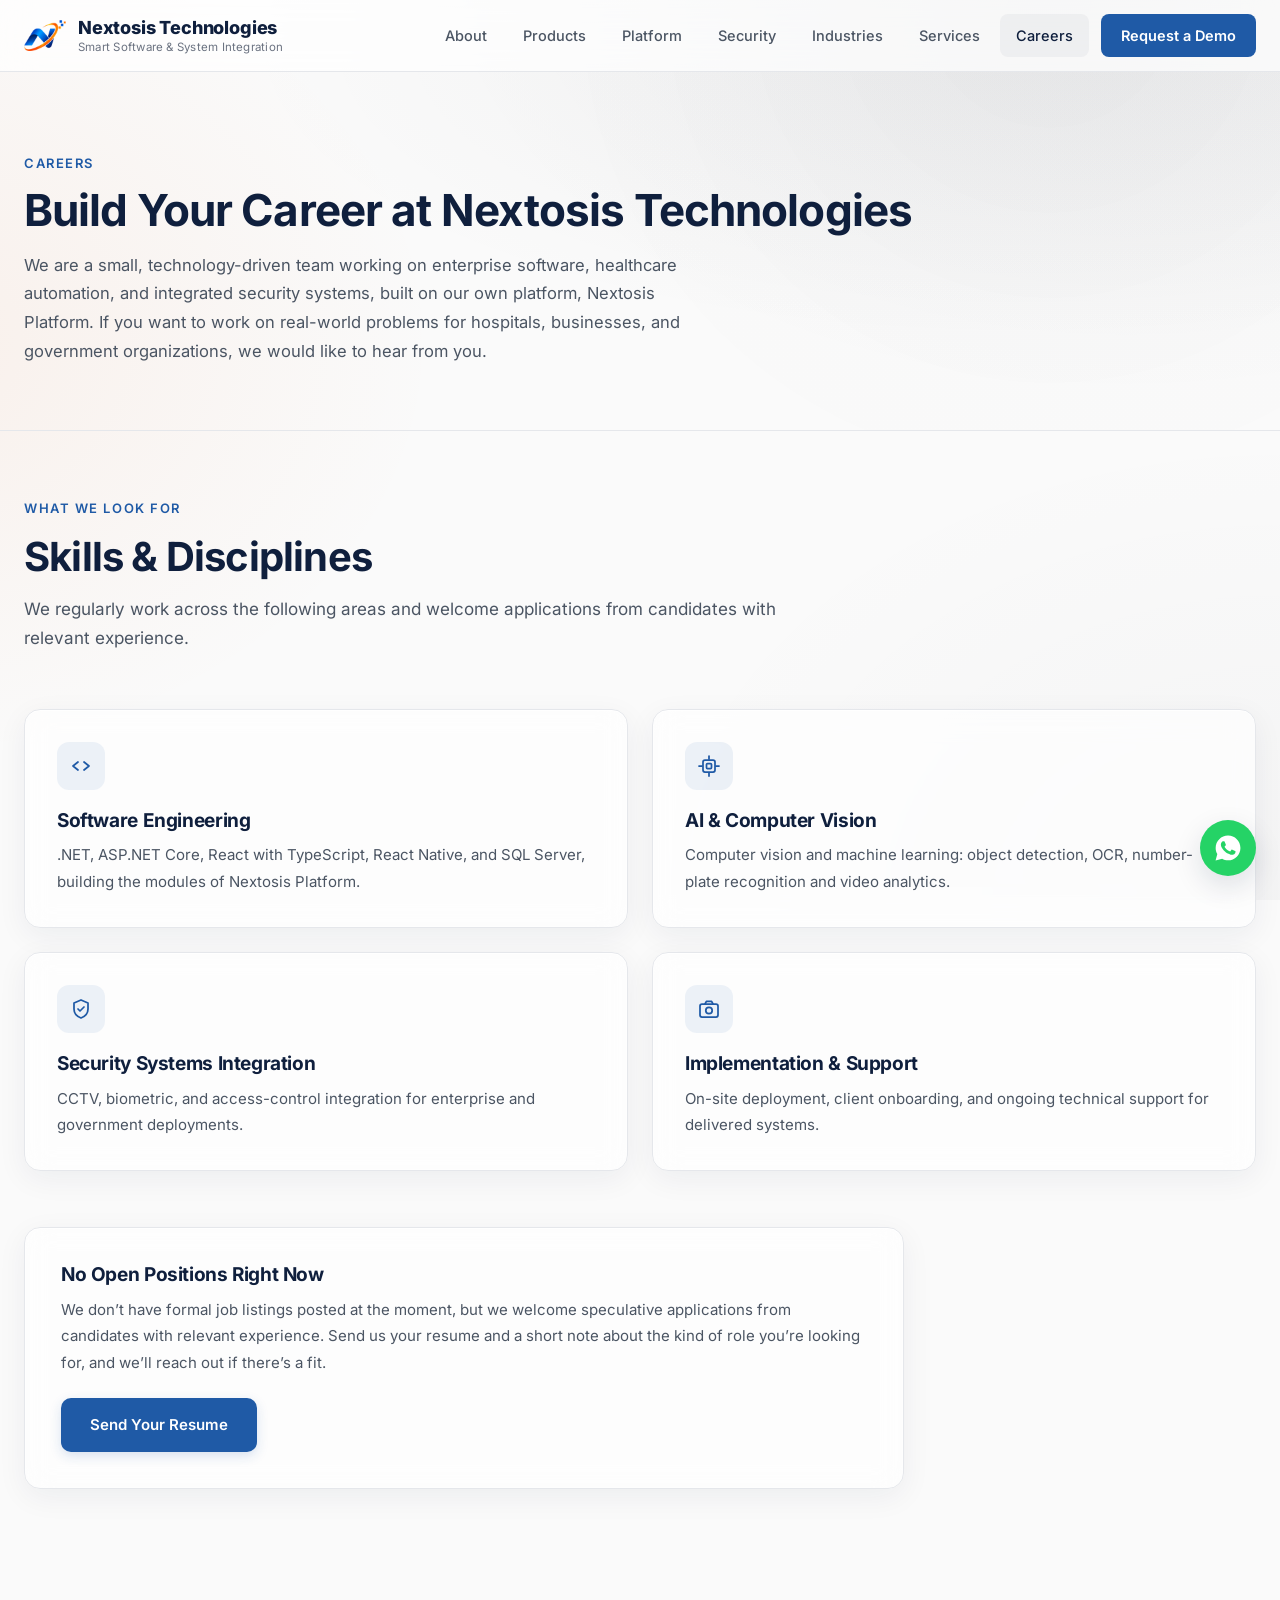
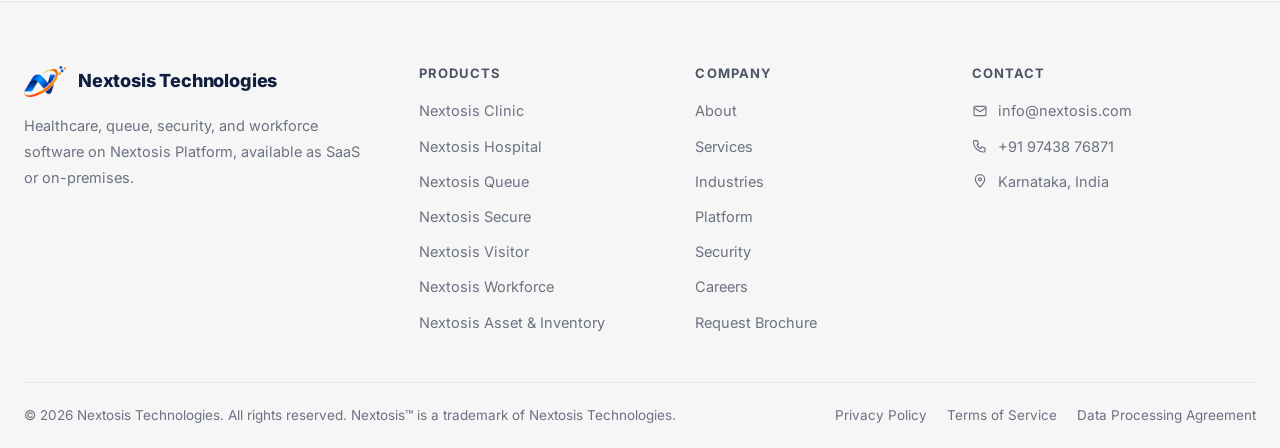
<file: careers.html>
<!doctype html>
<html lang="en">
  <head>
    <meta charset="UTF-8" />
    <!-- Only this site's own files run here; the enquiry form posts to the Nextosis API. -->
    <meta http-equiv="Content-Security-Policy" content="default-src 'self'; script-src 'self'; style-src 'self' 'unsafe-inline'; img-src 'self' data:; font-src 'self'; connect-src 'self' https://api.nextosis.com; form-action 'self' https://api.nextosis.com; object-src 'none'; base-uri 'self'; upgrade-insecure-requests" />
    <meta name="referrer" content="strict-origin-when-cross-origin" />
    <meta name="viewport" content="width=device-width, initial-scale=1.0" />
    <title>Careers | Nextosis Technologies</title>
    <meta name="description" content="Explore career opportunities at Nextosis Technologies, a technology company specializing in enterprise software, healthcare automation, and integrated security solutions." />
    <link rel="canonical" href="https://nextosis.com/careers.html" />
    <meta name="theme-color" content="#ffffff" />

    <meta property="og:type" content="website" />
    <meta property="og:site_name" content="Nextosis Technologies" />
    <meta property="og:title" content="Careers | Nextosis Technologies" />
    <meta property="og:description" content="Explore career opportunities at Nextosis Technologies, a technology company specializing in enterprise software, healthcare automation, and integrated security solutions." />
    <meta property="og:url" content="https://nextosis.com/careers.html" />
    <meta property="og:image" content="https://nextosis.com/og-image.png" />
    <meta property="og:image:width" content="1200" />
    <meta property="og:image:height" content="630" />
    <meta property="og:image:alt" content="Nextosis Technologies: one platform for clinic, queue, security, visitor, HR attendance and inventory management" />
    <meta name="twitter:card" content="summary_large_image" />
    <meta name="twitter:title" content="Careers | Nextosis Technologies" />
    <meta name="twitter:description" content="Explore career opportunities at Nextosis Technologies, a technology company specializing in enterprise software, healthcare automation, and integrated security solutions." />
    <meta name="twitter:image" content="https://nextosis.com/og-image.png" />

    <link rel="stylesheet" href="/fonts/inter.css" />
    <link rel="stylesheet" href="styles.css?v=26" />
    <link rel="icon" type="image/x-icon" href="favicon.ico?v=2" />
    <link rel="apple-touch-icon" href="apple-touch-icon.png" />
  </head>
  <body>
    <a href="#main" class="skip-link">Skip to main content</a>

    <nav class="navbar" aria-label="Main">
      <div class="navbar-inner">
        <a href="index.html" class="brand" aria-label="Nextosis Technologies home">
          <img src="brand-mark.png" alt="" class="brand-mark" width="42" height="31" />
          <span class="brand-text">
            <span class="brand-name">Nextosis Technologies</span>
            <span class="brand-tagline">Smart Software &amp; System Integration</span>
          </span>
        </a>

        <button class="nav-toggle" id="navToggle" aria-expanded="false" aria-controls="navLinks" aria-label="Toggle navigation menu">
          <svg class="icon-menu" viewBox="0 0 24 24" fill="none" stroke="currentColor" stroke-width="1.9" stroke-linecap="round" aria-hidden="true"><line x1="4" y1="7" x2="20" y2="7"/><line x1="4" y1="12" x2="20" y2="12"/><line x1="4" y1="17" x2="20" y2="17"/></svg>
          <svg class="icon-close" viewBox="0 0 24 24" fill="none" stroke="currentColor" stroke-width="1.9" stroke-linecap="round" aria-hidden="true"><line x1="6" y1="6" x2="18" y2="18"/><line x1="18" y1="6" x2="6" y2="18"/></svg>
        </button>

        <ul class="nav-links" id="navLinks">
          <li><a href="index.html#about">About</a></li>
          <li><a href="index.html#projects">Products</a></li>
          <li><a href="index.html#platform">Platform</a></li>
          <li><a href="index.html#security">Security</a></li>
          <li><a href="index.html#industries">Industries</a></li>
          <li><a href="index.html#services">Services</a></li>
          <li><a href="careers.html" class="is-active" aria-current="page">Careers</a></li>
          <li><a href="index.html#contact" class="contact-btn">Request a Demo</a></li>
        </ul>
      </div>
    </nav>

    <main id="main">
    <header class="page-hero">
      <div class="container">
        <span class="eyebrow">Careers</span>
        <h1>Build Your Career at Nextosis Technologies</h1>
        <p>
          We are a small, technology-driven team working on enterprise software,
          healthcare automation, and integrated security systems, built on our
          own platform, Nextosis Platform. If you want to
          work on real-world problems for hospitals, businesses, and government
          organizations, we would like to hear from you.
        </p>
      </div>
    </header>

    <section class="section">
      <div class="container">
        <div class="section-heading">
          <span class="eyebrow">What We Look For</span>
          <h2>Skills &amp; Disciplines</h2>
          <p>We regularly work across the following areas and welcome applications from candidates with relevant experience.</p>
        </div>

        <div class="grid-2">
          <div class="card">
            <div class="card-icon">
              <svg viewBox="0 0 24 24" fill="none" stroke="currentColor" stroke-width="1.75" stroke-linecap="round" stroke-linejoin="round"><polyline points="9 8 4 12 9 16"/><polyline points="15 8 20 12 15 16"/></svg>
            </div>
            <h3>Software Engineering</h3>
            <p>.NET, ASP.NET Core, React with TypeScript, React Native, and SQL Server, building the modules of Nextosis Platform.</p>
          </div>

          <div class="card">
            <div class="card-icon">
              <svg viewBox="0 0 24 24" fill="none" stroke="currentColor" stroke-width="1.75" stroke-linecap="round" stroke-linejoin="round"><rect x="6" y="6" width="12" height="12" rx="2"/><rect x="9.5" y="9.5" width="5" height="5" rx="1"/><line x1="12" y1="2" x2="12" y2="5"/><line x1="12" y1="19" x2="12" y2="22"/><line x1="2" y1="12" x2="5" y2="12"/><line x1="19" y1="12" x2="22" y2="12"/></svg>
            </div>
            <h3>AI &amp; Computer Vision</h3>
            <p>Computer vision and machine learning: object detection, OCR, number-plate recognition and video analytics.</p>
          </div>

          <div class="card">
            <div class="card-icon">
              <svg viewBox="0 0 24 24" fill="none" stroke="currentColor" stroke-width="1.75" stroke-linecap="round" stroke-linejoin="round"><path d="M12 3l7 3v6c0 4.5-3 7.5-7 9-4-1.5-7-4.5-7-9V6l7-3z"/><polyline points="9 12 11 14 15 10"/></svg>
            </div>
            <h3>Security Systems Integration</h3>
            <p>CCTV, biometric, and access-control integration for enterprise and government deployments.</p>
          </div>

          <div class="card">
            <div class="card-icon">
              <svg viewBox="0 0 24 24" fill="none" stroke="currentColor" stroke-width="1.75" stroke-linecap="round" stroke-linejoin="round"><rect x="3" y="7" width="18" height="13" rx="2"/><path d="M8 7l1.4-2.6h5.2L16 7"/><circle cx="12" cy="13.5" r="3.2"/></svg>
            </div>
            <h3>Implementation &amp; Support</h3>
            <p>On-site deployment, client onboarding, and ongoing technical support for delivered systems.</p>
          </div>
        </div>

        <div class="apply-card">
          <h3>No Open Positions Right Now</h3>
          <p>
            We don&rsquo;t have formal job listings posted at the moment, but we
            welcome speculative applications from candidates with relevant
            experience. Send us your resume and a short note about the kind of
            role you&rsquo;re looking for, and we&rsquo;ll reach out if there&rsquo;s a fit.
          </p>
          <a href="mailto:info@nextosis.com?subject=Career%20Inquiry" class="btn btn-primary">Send Your Resume</a>
        </div>
      </div>
    </section>
    </main>

    <footer class="footer">
      <div class="container">
        <div class="footer-grid">
          <div class="footer-col footer-brand">
            <a href="index.html" class="brand" aria-label="Nextosis Technologies home">
              <img src="brand-mark.png" alt="" class="brand-mark" width="42" height="31" />
              <span class="brand-text">
                <span class="brand-name">Nextosis Technologies</span>
              </span>
            </a>
            <p>Healthcare, queue, security, and workforce software on Nextosis Platform, available as SaaS or on-premises.</p>
          </div>

          <div class="footer-col">
            <h4>Products</h4>
            <ul>
              <li><a href="index.html#nextosis-clinic">Nextosis Clinic</a></li>
              <li><a href="index.html#nextosis-hospital">Nextosis Hospital</a></li>
              <li><a href="index.html#nextosis-queue">Nextosis Queue</a></li>
              <li><a href="index.html#nextosis-secure">Nextosis Secure</a></li>
              <li><a href="index.html#nextosis-visitor">Nextosis Visitor</a></li>
              <li><a href="index.html#nextosis-workforce">Nextosis Workforce</a></li>
              <li><a href="index.html#nextosis-asset-inventory">Nextosis Asset &amp; Inventory</a></li>
            </ul>
          </div>

          <div class="footer-col">
            <h4>Company</h4>
            <ul>
              <li><a href="index.html#about">About</a></li>
              <li><a href="index.html#services">Services</a></li>
              <li><a href="index.html#industries">Industries</a></li>
              <li><a href="index.html#platform">Platform</a></li>
              <li><a href="index.html#security">Security</a></li>
              <li><a href="careers.html">Careers</a></li>
              <li><a href="index.html?brochure=1#contact" data-request-brochure>Request Brochure</a></li>
            </ul>
          </div>

          <div class="footer-col">
            <h4>Contact</h4>
            <ul>
              <li><svg viewBox="0 0 24 24" fill="none" stroke="currentColor" stroke-width="1.75" stroke-linecap="round" stroke-linejoin="round" aria-hidden="true"><rect x="3" y="5" width="18" height="14" rx="2"/><polyline points="3 7 12 13 21 7"/></svg><a href="mailto:info@nextosis.com">info@nextosis.com</a></li>
              <li><svg viewBox="0 0 24 24" fill="none" stroke="currentColor" stroke-width="1.75" stroke-linecap="round" stroke-linejoin="round" aria-hidden="true"><path d="M4 4h4l2 5-2.5 1.5a12 12 0 0 0 5.5 5.5L14.5 13l5 2v4a2 2 0 0 1-2 2A16 16 0 0 1 2 6a2 2 0 0 1 2-2z"/></svg><a href="tel:+919743876871">+91 97438 76871</a></li>
              <li><svg viewBox="0 0 24 24" fill="none" stroke="currentColor" stroke-width="1.75" stroke-linecap="round" stroke-linejoin="round" aria-hidden="true"><path d="M12 21s7-6.5 7-11.5A7 7 0 0 0 5 9.5C5 14.5 12 21 12 21z"/><circle cx="12" cy="9.5" r="2.3"/></svg>Karnataka, India</li>
            </ul>
          </div>
        </div>

        <div class="footer-bottom">
          <p>&copy; 2026 Nextosis Technologies. All rights reserved. Nextosis&trade; is a trademark of Nextosis Technologies.</p>
          <div class="footer-legal-links">
            <a href="privacy-policy.html">Privacy Policy</a>
            <a href="terms-of-service.html">Terms of Service</a>
            <a href="data-processing-agreement.html">Data Processing Agreement</a>
          </div>
        </div>
      </div>
    </footer>

    <a class="whatsapp-float" href="https://wa.me/919743876871?text=Hi%20Nextosis%2C%20I%27d%20like%20to%20know%20more%20about%20Nextosis%20Platform." target="_blank" rel="noopener" aria-label="Chat with Nextosis Technologies on WhatsApp"><svg viewBox="0 0 24 24" fill="currentColor" aria-hidden="true"><path d="M12.04 2C6.58 2 2.13 6.45 2.13 11.91c0 1.75.46 3.45 1.32 4.95L2.05 22l5.25-1.38c1.45.79 3.08 1.21 4.74 1.21 5.46 0 9.91-4.45 9.91-9.91C21.95 6.45 17.5 2 12.04 2zm5.8 14.06c-.24.68-1.42 1.3-1.95 1.35-.5.05-1.13.07-1.82-.11-.42-.13-.96-.31-1.65-.61-2.9-1.25-4.79-4.16-4.94-4.36-.14-.19-1.18-1.57-1.18-3s.75-2.13 1.02-2.42c.27-.29.58-.36.78-.36h.56c.18 0 .42-.07.66.5.24.58.82 2 .89 2.15.07.14.12.31.02.5-.1.19-.14.31-.29.48-.14.17-.3.38-.43.51-.14.14-.29.3-.13.59.17.29.74 1.22 1.59 1.98 1.09.97 2.01 1.27 2.3 1.42.29.14.46.12.63-.07.17-.19.72-.84.91-1.13.19-.29.38-.24.65-.14.26.1 1.68.79 1.97.94.29.14.48.22.55.34.07.12.07.7-.17 1.38z"/></svg></a>

    <script src="main.js?v=25"></script>
  </body>
</html>
</file>
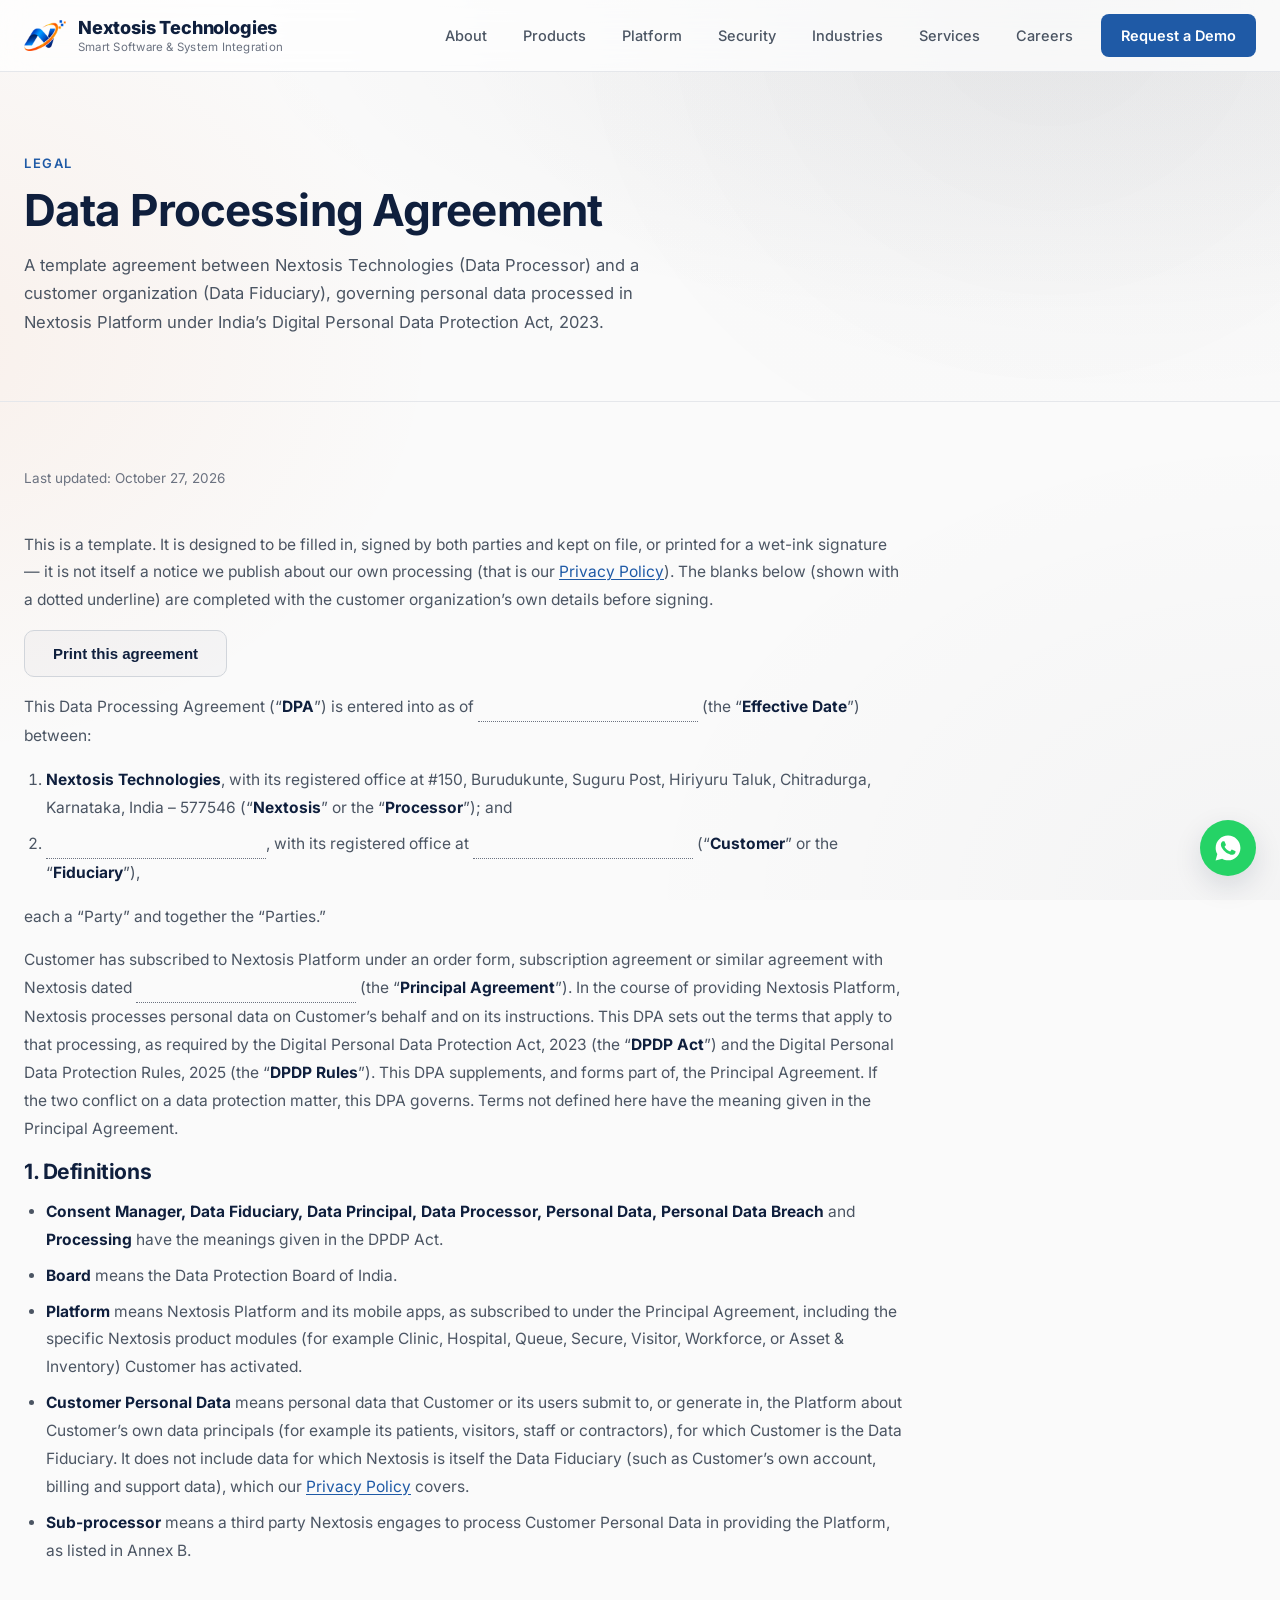
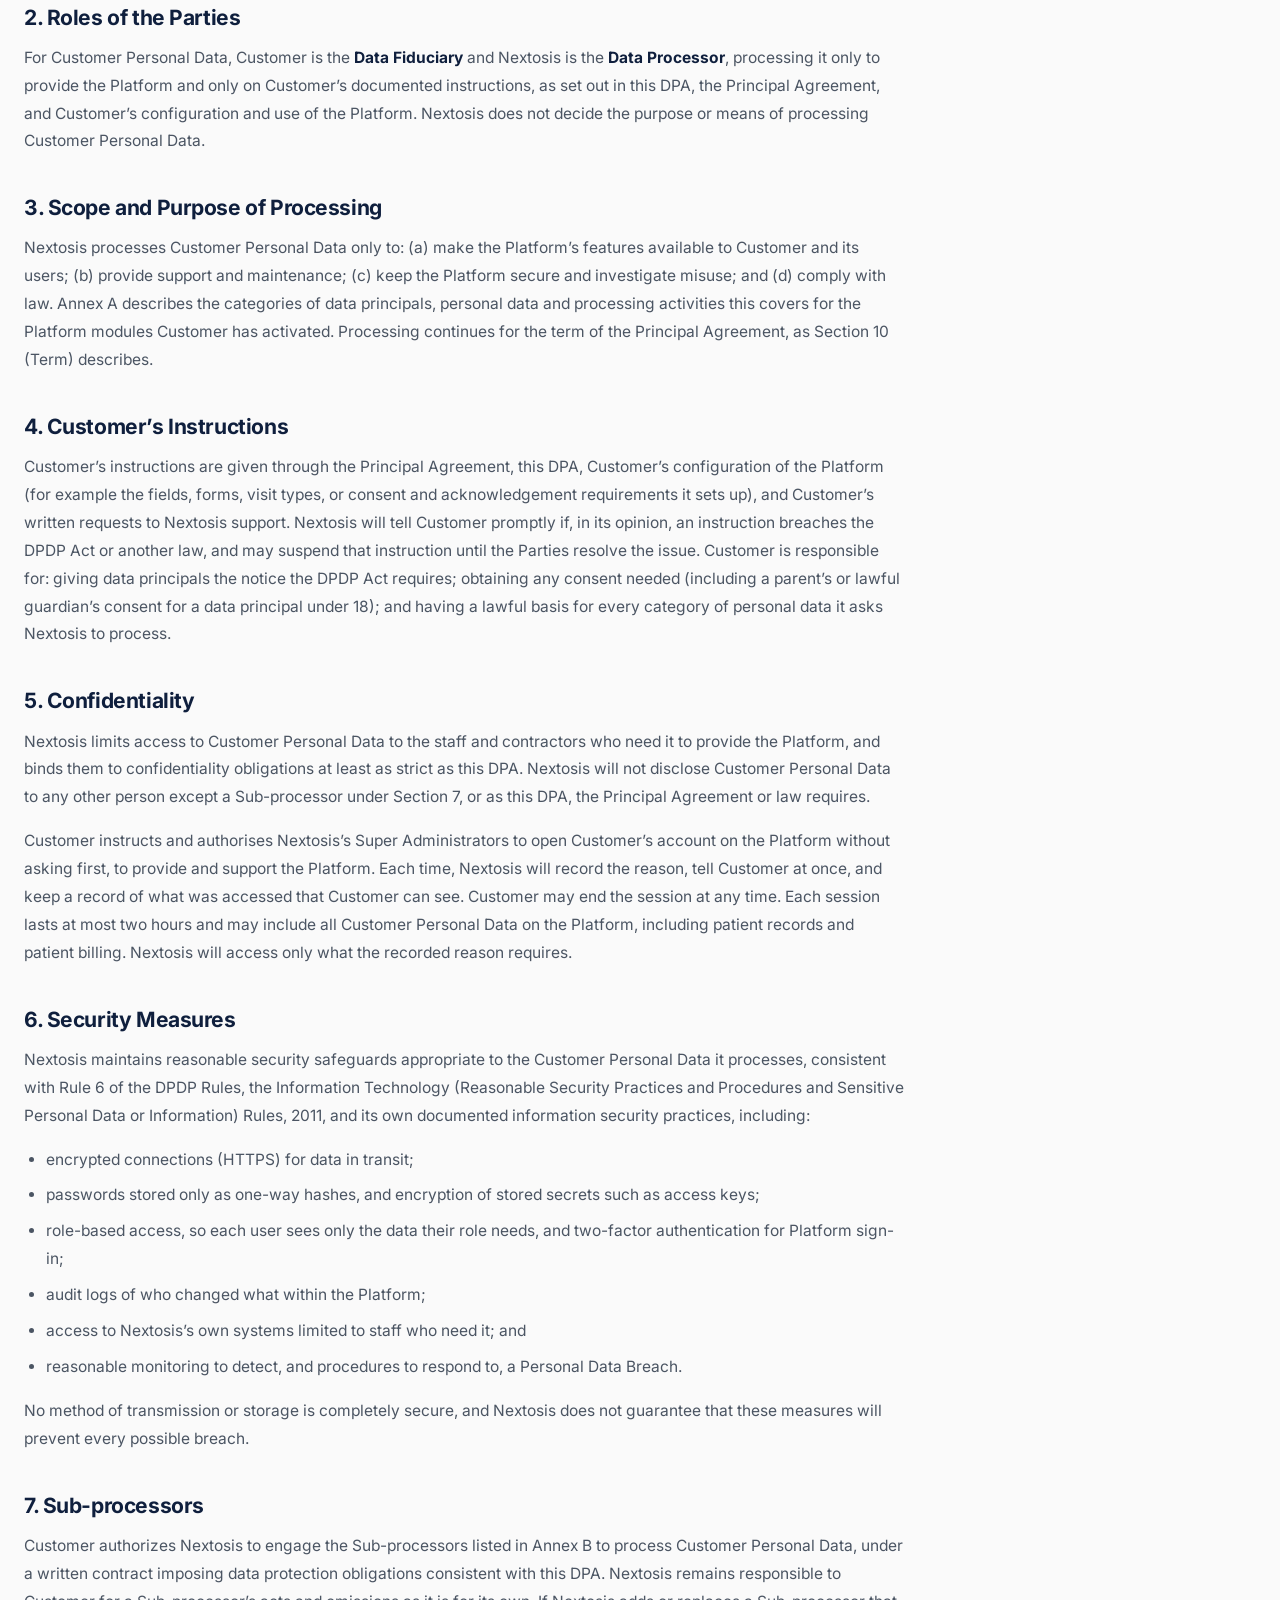
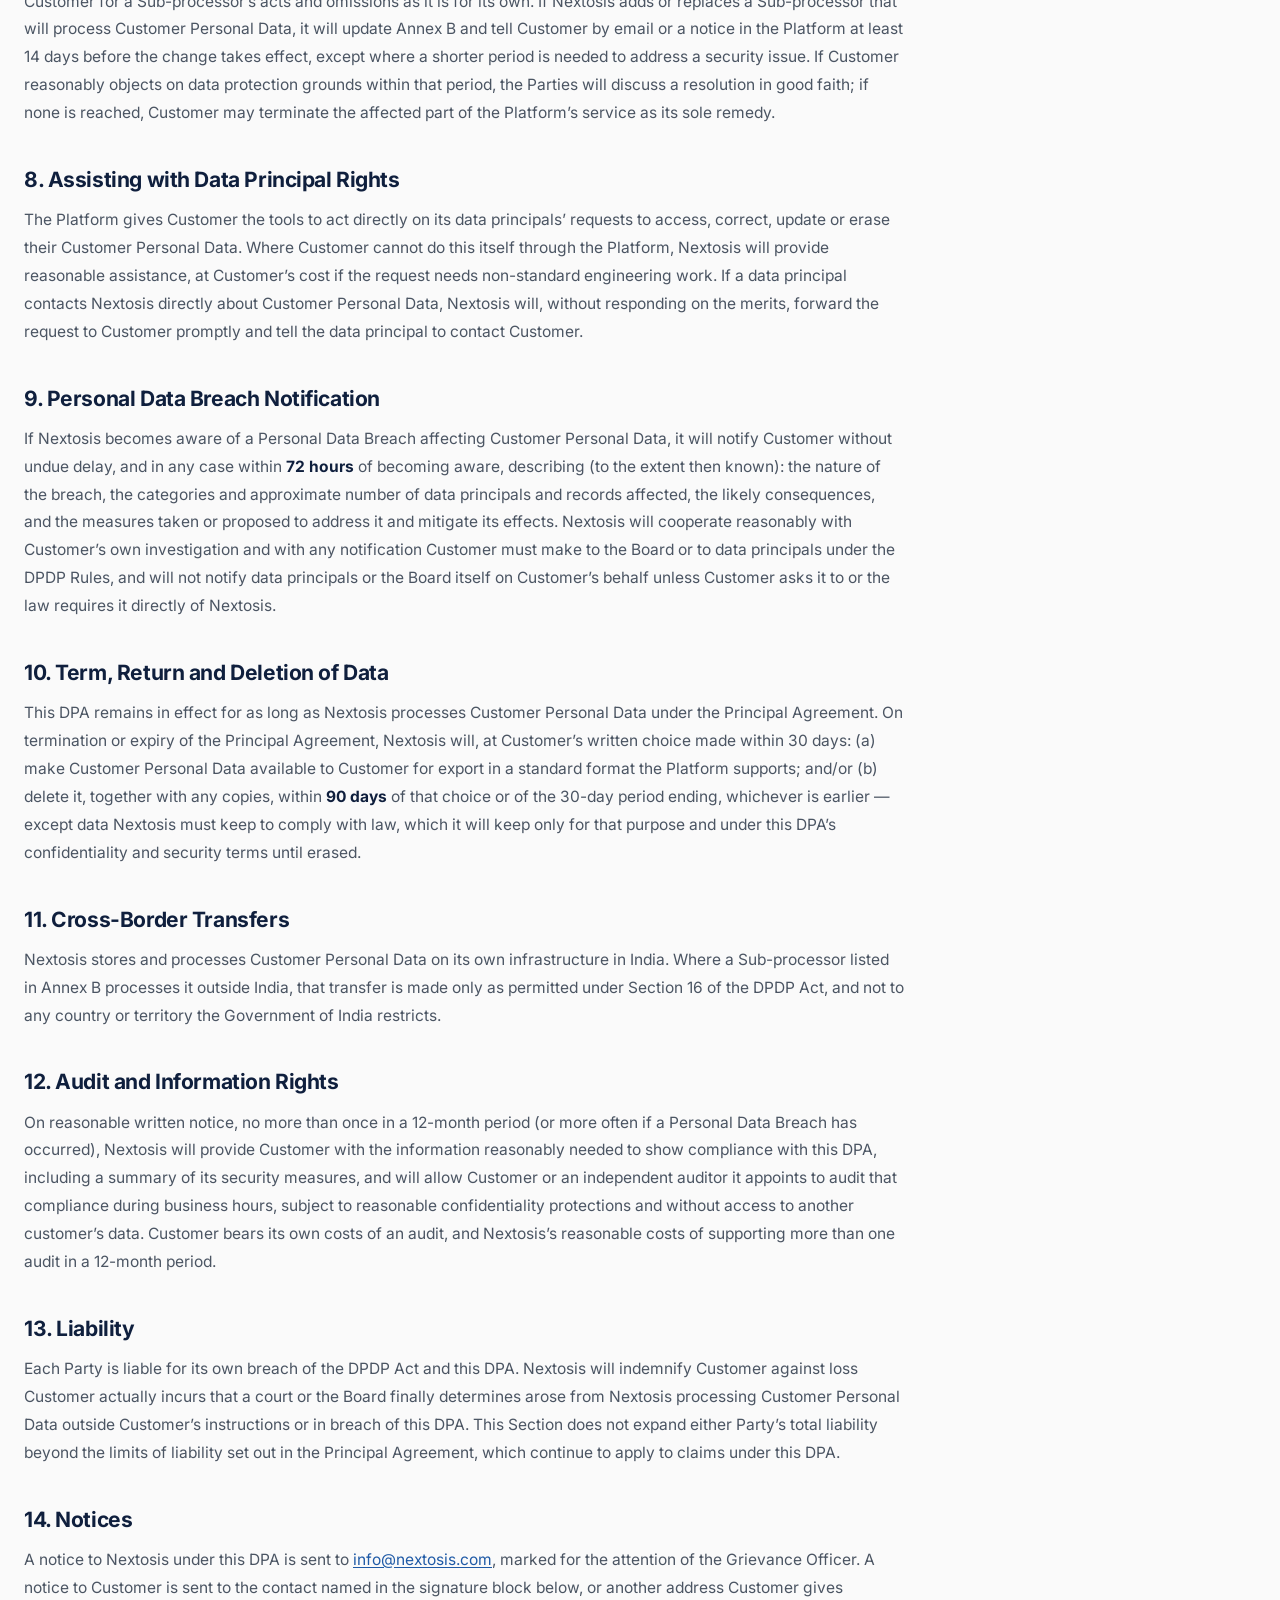
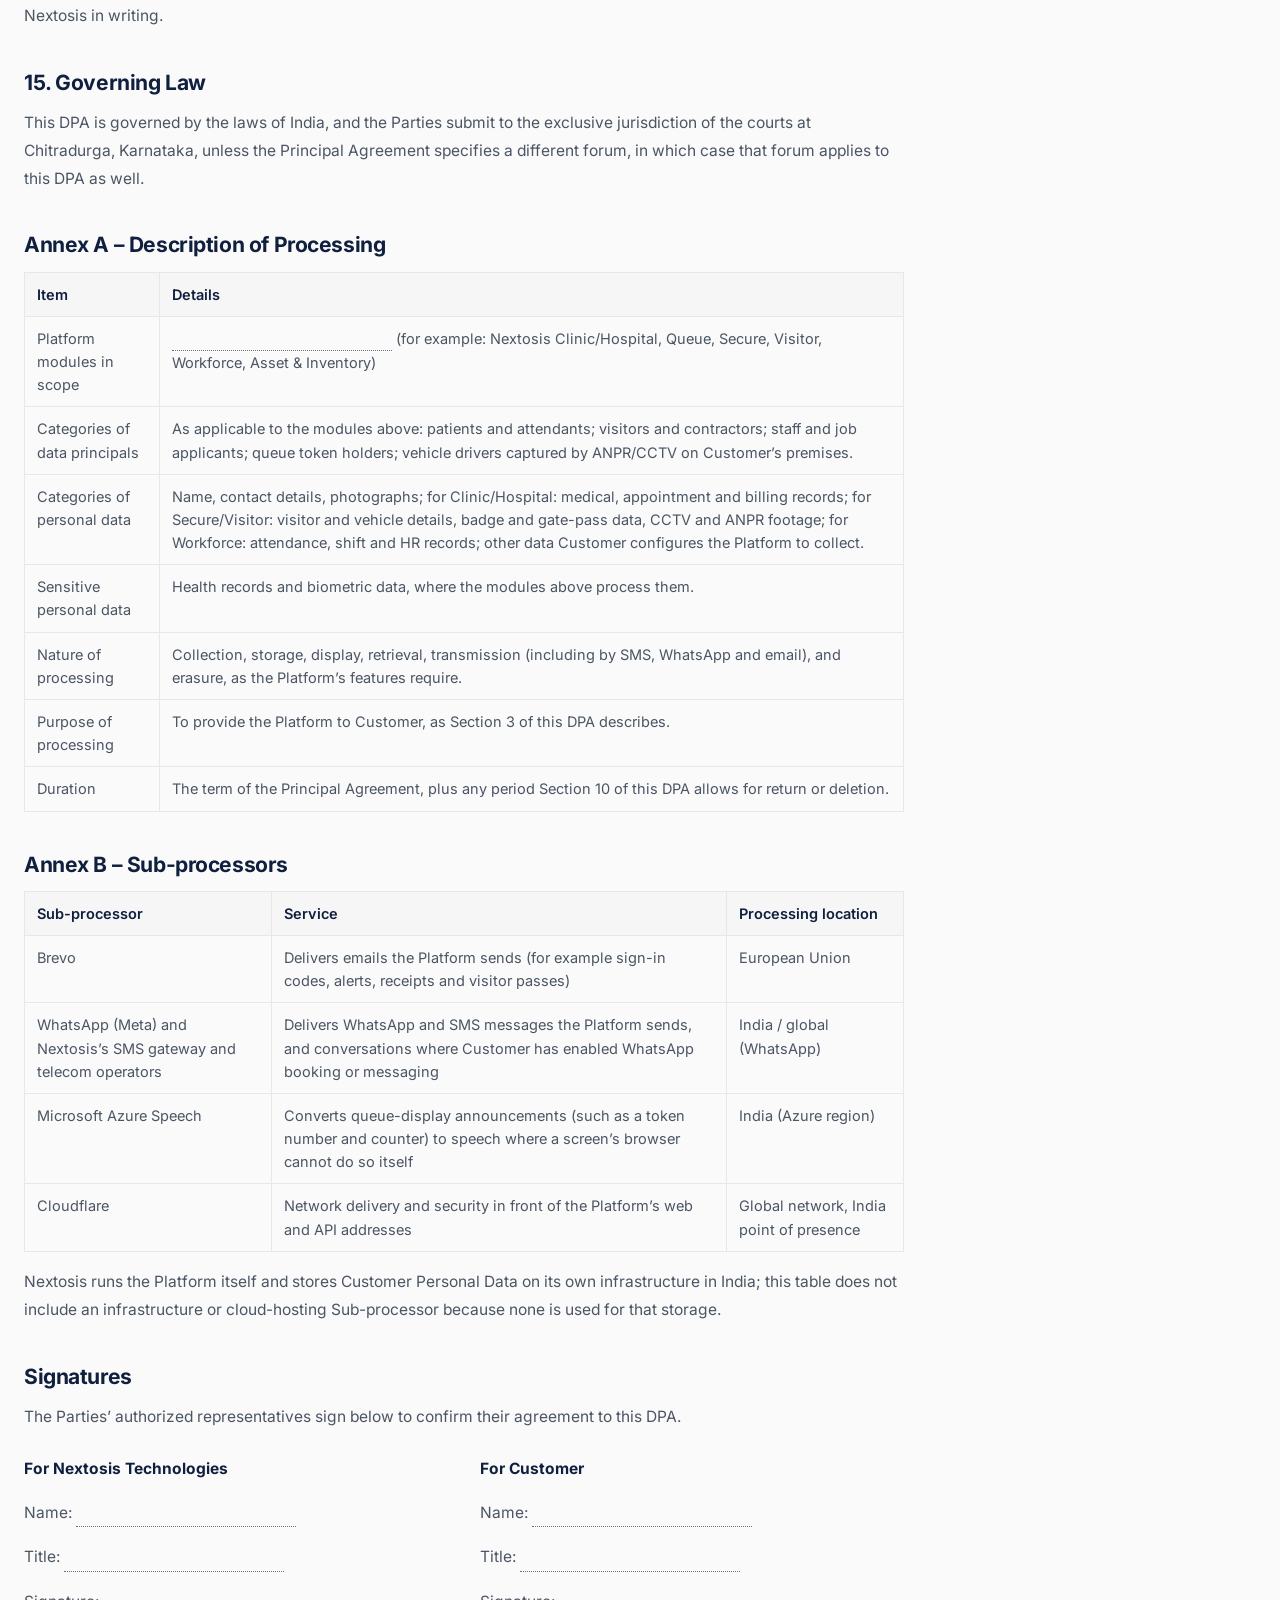
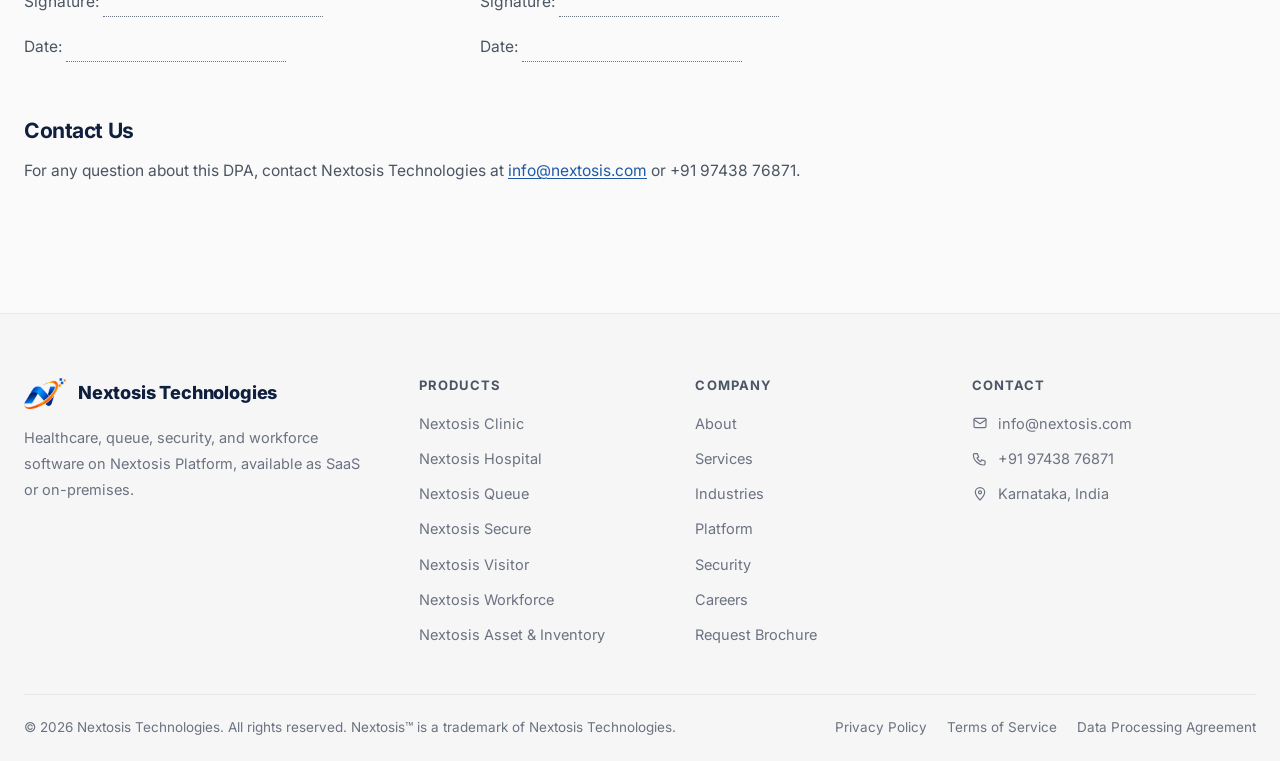
<file: data-processing-agreement.html>
<!doctype html>
<html lang="en">
  <head>
    <meta charset="UTF-8" />
    <!-- Only this site's own files run here; the enquiry form posts to the Nextosis API. -->
    <meta http-equiv="Content-Security-Policy" content="default-src 'self'; script-src 'self'; style-src 'self' 'unsafe-inline'; img-src 'self' data:; font-src 'self'; connect-src 'self' https://api.nextosis.com; form-action 'self' https://api.nextosis.com; object-src 'none'; base-uri 'self'; upgrade-insecure-requests" />
    <meta name="referrer" content="strict-origin-when-cross-origin" />
    <meta name="viewport" content="width=device-width, initial-scale=1.0" />
    <title>Data Processing Agreement | Nextosis Technologies</title>
    <meta name="description" content="Template Data Processing Agreement between Nextosis Technologies (Data Processor) and a customer organization (Data Fiduciary) under India&rsquo;s Digital Personal Data Protection Act, 2023, for personal data processed in Nextosis Platform." />
    <link rel="canonical" href="https://nextosis.com/data-processing-agreement.html" />
    <meta name="theme-color" content="#ffffff" />
    <meta name="robots" content="noindex" />

    <meta property="og:type" content="website" />
    <meta property="og:site_name" content="Nextosis Technologies" />
    <meta property="og:title" content="Data Processing Agreement | Nextosis Technologies" />
    <meta property="og:description" content="Template Data Processing Agreement between Nextosis Technologies (Data Processor) and a customer organization (Data Fiduciary) under India&rsquo;s Digital Personal Data Protection Act, 2023." />
    <meta property="og:url" content="https://nextosis.com/data-processing-agreement.html" />
    <meta property="og:image" content="https://nextosis.com/og-image.png" />
    <meta property="og:image:width" content="1200" />
    <meta property="og:image:height" content="630" />
    <meta property="og:image:alt" content="Nextosis Technologies: one platform for clinic, queue, security, visitor, HR attendance and inventory management" />
    <meta name="twitter:card" content="summary_large_image" />
    <meta name="twitter:title" content="Data Processing Agreement | Nextosis Technologies" />
    <meta name="twitter:description" content="Template Data Processing Agreement between Nextosis Technologies (Data Processor) and a customer organization (Data Fiduciary) under India&rsquo;s Digital Personal Data Protection Act, 2023." />
    <meta name="twitter:image" content="https://nextosis.com/og-image.png" />

    <link rel="stylesheet" href="/fonts/inter.css" />
    <link rel="stylesheet" href="styles.css?v=26" />
    <link rel="icon" type="image/x-icon" href="favicon.ico?v=2" />
    <link rel="apple-touch-icon" href="apple-touch-icon.png" />
  </head>
  <body>
    <a href="#main" class="skip-link">Skip to main content</a>

    <nav class="navbar" aria-label="Main">
      <div class="navbar-inner">
        <a href="index.html" class="brand" aria-label="Nextosis Technologies home">
          <img src="brand-mark.png" alt="" class="brand-mark" width="42" height="31" />
          <span class="brand-text">
            <span class="brand-name">Nextosis Technologies</span>
            <span class="brand-tagline">Smart Software &amp; System Integration</span>
          </span>
        </a>

        <button class="nav-toggle" id="navToggle" aria-expanded="false" aria-controls="navLinks" aria-label="Toggle navigation menu">
          <svg class="icon-menu" viewBox="0 0 24 24" fill="none" stroke="currentColor" stroke-width="1.9" stroke-linecap="round" aria-hidden="true"><line x1="4" y1="7" x2="20" y2="7"/><line x1="4" y1="12" x2="20" y2="12"/><line x1="4" y1="17" x2="20" y2="17"/></svg>
          <svg class="icon-close" viewBox="0 0 24 24" fill="none" stroke="currentColor" stroke-width="1.9" stroke-linecap="round" aria-hidden="true"><line x1="6" y1="6" x2="18" y2="18"/><line x1="18" y1="6" x2="6" y2="18"/></svg>
        </button>

        <ul class="nav-links" id="navLinks">
          <li><a href="index.html#about">About</a></li>
          <li><a href="index.html#projects">Products</a></li>
          <li><a href="index.html#platform">Platform</a></li>
          <li><a href="index.html#security">Security</a></li>
          <li><a href="index.html#industries">Industries</a></li>
          <li><a href="index.html#services">Services</a></li>
          <li><a href="careers.html">Careers</a></li>
          <li><a href="index.html#contact" class="contact-btn">Request a Demo</a></li>
        </ul>
      </div>
    </nav>

    <main id="main">
    <header class="page-hero">
      <div class="container">
        <span class="eyebrow">Legal</span>
        <h1>Data Processing Agreement</h1>
        <p>A template agreement between Nextosis Technologies (Data Processor) and a customer organization (Data Fiduciary), governing personal data processed in Nextosis Platform under India&rsquo;s Digital Personal Data Protection Act, 2023.</p>
      </div>
    </header>

    <section class="section">
      <div class="container">
        <div class="legal-content">
          <p class="updated">Last updated: October 27, 2026</p>

          <p class="no-print">
            This is a template. It is designed to be filled in, signed by
            both parties and kept on file, or printed for a wet-ink
            signature &mdash; it is not itself a notice we publish about our
            own processing (that is our
            <a href="privacy-policy.html">Privacy Policy</a>). The blanks
            below (shown with a dotted underline) are completed with the
            customer organization&rsquo;s own details before signing.
          </p>
          <p class="no-print">
            <button type="button" class="btn btn-outline" data-print>Print this agreement</button>
          </p>

          <p>
            This Data Processing Agreement (&ldquo;<strong>DPA</strong>&rdquo;)
            is entered into as of
            <span class="fill-blank">&nbsp;</span> (the &ldquo;<strong>Effective
            Date</strong>&rdquo;) between:
          </p>
          <ol style="color: var(--text-muted); font-size: 15.5px; line-height: 1.8; margin: 0 0 16px 22px;">
            <li style="margin-bottom: 8px;">
              <strong>Nextosis Technologies</strong>, with its registered
              office at #150, Burudukunte, Suguru Post, Hiriyuru Taluk,
              Chitradurga, Karnataka, India &ndash; 577546 (&ldquo;<strong>Nextosis</strong>&rdquo;
              or the &ldquo;<strong>Processor</strong>&rdquo;); and
            </li>
            <li>
              <span class="fill-blank">&nbsp;</span>, with its registered
              office at <span class="fill-blank">&nbsp;</span>
              (&ldquo;<strong>Customer</strong>&rdquo; or the
              &ldquo;<strong>Fiduciary</strong>&rdquo;),
            </li>
          </ol>
          <p>
            each a &ldquo;Party&rdquo; and together the &ldquo;Parties.&rdquo;
          </p>

          <p>
            Customer has subscribed to Nextosis Platform under an order form,
            subscription agreement or similar agreement with Nextosis dated
            <span class="fill-blank">&nbsp;</span> (the &ldquo;<strong>Principal
            Agreement</strong>&rdquo;). In the course of providing Nextosis
            Platform, Nextosis processes personal data on Customer&rsquo;s
            behalf and on its instructions. This DPA sets out the terms that
            apply to that processing, as required by the Digital Personal
            Data Protection Act, 2023 (the &ldquo;<strong>DPDP Act</strong>&rdquo;)
            and the Digital Personal Data Protection Rules, 2025 (the
            &ldquo;<strong>DPDP Rules</strong>&rdquo;). This DPA supplements,
            and forms part of, the Principal Agreement. If the two conflict
            on a data protection matter, this DPA governs. Terms not defined
            here have the meaning given in the Principal Agreement.
          </p>

          <h2>1. Definitions</h2>
          <ul>
            <li><strong>Consent Manager, Data Fiduciary, Data Principal, Data Processor, Personal Data, Personal Data Breach</strong> and <strong>Processing</strong> have the meanings given in the DPDP Act.</li>
            <li><strong>Board</strong> means the Data Protection Board of India.</li>
            <li><strong>Platform</strong> means Nextosis Platform and its mobile apps, as subscribed to under the Principal Agreement, including the specific Nextosis product modules (for example Clinic, Hospital, Queue, Secure, Visitor, Workforce, or Asset &amp; Inventory) Customer has activated.</li>
            <li><strong>Customer Personal Data</strong> means personal data that Customer or its users submit to, or generate in, the Platform about Customer&rsquo;s own data principals (for example its patients, visitors, staff or contractors), for which Customer is the Data Fiduciary. It does not include data for which Nextosis is itself the Data Fiduciary (such as Customer&rsquo;s own account, billing and support data), which our <a href="privacy-policy.html">Privacy Policy</a> covers.</li>
            <li><strong>Sub-processor</strong> means a third party Nextosis engages to process Customer Personal Data in providing the Platform, as listed in Annex B.</li>
          </ul>

          <h2>2. Roles of the Parties</h2>
          <p>
            For Customer Personal Data, Customer is the <strong>Data
            Fiduciary</strong> and Nextosis is the <strong>Data
            Processor</strong>, processing it only to provide the Platform
            and only on Customer&rsquo;s documented instructions, as set out
            in this DPA, the Principal Agreement, and Customer&rsquo;s
            configuration and use of the Platform. Nextosis does not decide
            the purpose or means of processing Customer Personal Data.
          </p>

          <h2>3. Scope and Purpose of Processing</h2>
          <p>
            Nextosis processes Customer Personal Data only to: (a) make the
            Platform&rsquo;s features available to Customer and its users;
            (b) provide support and maintenance; (c) keep the Platform
            secure and investigate misuse; and (d) comply with law. Annex A
            describes the categories of data principals, personal data and
            processing activities this covers for the Platform modules
            Customer has activated. Processing continues for the term of the
            Principal Agreement, as Section 10 (Term) describes.
          </p>

          <h2>4. Customer&rsquo;s Instructions</h2>
          <p>
            Customer&rsquo;s instructions are given through the Principal
            Agreement, this DPA, Customer&rsquo;s configuration of the
            Platform (for example the fields, forms, visit types, or
            consent and acknowledgement requirements it sets up), and
            Customer&rsquo;s written requests to Nextosis support. Nextosis
            will tell Customer promptly if, in its opinion, an instruction
            breaches the DPDP Act or another law, and may suspend that
            instruction until the Parties resolve the issue. Customer is
            responsible for: giving data principals the notice the DPDP Act
            requires; obtaining any consent needed (including a parent&rsquo;s
            or lawful guardian&rsquo;s consent for a data principal under
            18); and having a lawful basis for every category of personal
            data it asks Nextosis to process.
          </p>

          <h2>5. Confidentiality</h2>
          <p>
            Nextosis limits access to Customer Personal Data to the staff
            and contractors who need it to provide the Platform, and binds
            them to confidentiality obligations at least as strict as this
            DPA. Nextosis will not disclose Customer Personal Data to any
            other person except a Sub-processor under Section 7, or as this
            DPA, the Principal Agreement or law requires.
          </p>
          <p>
            Customer instructs and authorises Nextosis&rsquo;s Super
            Administrators to open Customer&rsquo;s account on the Platform
            without asking first, to provide and support the Platform. Each
            time, Nextosis will record the reason, tell Customer at once, and
            keep a record of what was accessed that Customer can see. Customer
            may end the session at any time. Each session lasts at most two
            hours and may include all Customer Personal Data on the Platform,
            including patient records and patient billing. Nextosis will
            access only what the recorded reason requires.
          </p>

          <h2>6. Security Measures</h2>
          <p>
            Nextosis maintains reasonable security safeguards appropriate to
            the Customer Personal Data it processes, consistent with Rule 6
            of the DPDP Rules, the Information Technology (Reasonable
            Security Practices and Procedures and Sensitive Personal Data or
            Information) Rules, 2011, and its own documented information
            security practices, including:
          </p>
          <ul>
            <li>encrypted connections (HTTPS) for data in transit;</li>
            <li>passwords stored only as one-way hashes, and encryption of stored secrets such as access keys;</li>
            <li>role-based access, so each user sees only the data their role needs, and two-factor authentication for Platform sign-in;</li>
            <li>audit logs of who changed what within the Platform;</li>
            <li>access to Nextosis&rsquo;s own systems limited to staff who need it; and</li>
            <li>reasonable monitoring to detect, and procedures to respond to, a Personal Data Breach.</li>
          </ul>
          <p>
            No method of transmission or storage is completely secure, and
            Nextosis does not guarantee that these measures will prevent
            every possible breach.
          </p>

          <h2>7. Sub-processors</h2>
          <p>
            Customer authorizes Nextosis to engage the Sub-processors listed
            in Annex B to process Customer Personal Data, under a written
            contract imposing data protection obligations consistent with
            this DPA. Nextosis remains responsible to Customer for a
            Sub-processor&rsquo;s acts and omissions as it is for its own.
            If Nextosis adds or replaces a Sub-processor that will process
            Customer Personal Data, it will update Annex B and tell Customer
            by email or a notice in the Platform at least 14 days before the
            change takes effect, except where a shorter period is needed to
            address a security issue. If Customer reasonably objects on data
            protection grounds within that period, the Parties will discuss
            a resolution in good faith; if none is reached, Customer may
            terminate the affected part of the Platform&rsquo;s service as
            its sole remedy.
          </p>

          <h2>8. Assisting with Data Principal Rights</h2>
          <p>
            The Platform gives Customer the tools to act directly on its
            data principals&rsquo; requests to access, correct, update or
            erase their Customer Personal Data. Where Customer cannot do
            this itself through the Platform, Nextosis will provide
            reasonable assistance, at Customer&rsquo;s cost if the request
            needs non-standard engineering work. If a data principal
            contacts Nextosis directly about Customer Personal Data, Nextosis
            will, without responding on the merits, forward the request to
            Customer promptly and tell the data principal to contact
            Customer.
          </p>

          <h2>9. Personal Data Breach Notification</h2>
          <p>
            If Nextosis becomes aware of a Personal Data Breach affecting
            Customer Personal Data, it will notify Customer without undue
            delay, and in any case within <strong>72 hours</strong> of
            becoming aware, describing (to the extent then known): the
            nature of the breach, the categories and approximate number of
            data principals and records affected, the likely consequences,
            and the measures taken or proposed to address it and mitigate
            its effects. Nextosis will cooperate reasonably with
            Customer&rsquo;s own investigation and with any notification
            Customer must make to the Board or to data principals under the
            DPDP Rules, and will not notify data principals or the Board
            itself on Customer&rsquo;s behalf unless Customer asks it to or
            the law requires it directly of Nextosis.
          </p>

          <h2>10. Term, Return and Deletion of Data</h2>
          <p>
            This DPA remains in effect for as long as Nextosis processes
            Customer Personal Data under the Principal Agreement. On
            termination or expiry of the Principal Agreement, Nextosis will,
            at Customer&rsquo;s written choice made within 30 days: (a)
            make Customer Personal Data available to Customer for export in
            a standard format the Platform supports; and/or (b) delete it,
            together with any copies, within <strong>90 days</strong> of
            that choice or of the 30-day period ending, whichever is
            earlier &mdash; except data Nextosis must keep to comply with
            law, which it will keep only for that purpose and under this
            DPA&rsquo;s confidentiality and security terms until erased.
          </p>

          <h2>11. Cross-Border Transfers</h2>
          <p>
            Nextosis stores and processes Customer Personal Data on its own
            infrastructure in India. Where a Sub-processor listed in Annex B
            processes it outside India, that transfer is made only as
            permitted under Section 16 of the DPDP Act, and not to any
            country or territory the Government of India restricts.
          </p>

          <h2>12. Audit and Information Rights</h2>
          <p>
            On reasonable written notice, no more than once in a
            12-month period (or more often if a Personal Data Breach has
            occurred), Nextosis will provide Customer with the information
            reasonably needed to show compliance with this DPA, including a
            summary of its security measures, and will allow Customer or an
            independent auditor it appoints to audit that compliance during
            business hours, subject to reasonable confidentiality
            protections and without access to another customer&rsquo;s
            data. Customer bears its own costs of an audit, and
            Nextosis&rsquo;s reasonable costs of supporting more than one
            audit in a 12-month period.
          </p>

          <h2>13. Liability</h2>
          <p>
            Each Party is liable for its own breach of the DPDP Act and this
            DPA. Nextosis will indemnify Customer against loss Customer
            actually incurs that a court or the Board finally determines
            arose from Nextosis processing Customer Personal Data outside
            Customer&rsquo;s instructions or in breach of this DPA. This
            Section does not expand either Party&rsquo;s total liability
            beyond the limits of liability set out in the Principal
            Agreement, which continue to apply to claims under this DPA.
          </p>

          <h2>14. Notices</h2>
          <p>
            A notice to Nextosis under this DPA is sent to
            <a href="mailto:info@nextosis.com?subject=DPA%20notice">info@nextosis.com</a>,
            marked for the attention of the Grievance Officer. A notice to
            Customer is sent to the contact named in the signature block
            below, or another address Customer gives Nextosis in writing.
          </p>

          <h2>15. Governing Law</h2>
          <p>
            This DPA is governed by the laws of India, and the Parties
            submit to the exclusive jurisdiction of the courts at
            Chitradurga, Karnataka, unless the Principal Agreement specifies
            a different forum, in which case that forum applies to this DPA
            as well.
          </p>

          <h2>Annex A &ndash; Description of Processing</h2>
          <table>
            <thead>
              <tr>
                <th>Item</th>
                <th>Details</th>
              </tr>
            </thead>
            <tbody>
              <tr>
                <td>Platform modules in scope</td>
                <td><span class="fill-blank">&nbsp;</span> (for example: Nextosis Clinic/Hospital, Queue, Secure, Visitor, Workforce, Asset &amp; Inventory)</td>
              </tr>
              <tr>
                <td>Categories of data principals</td>
                <td>As applicable to the modules above: patients and attendants; visitors and contractors; staff and job applicants; queue token holders; vehicle drivers captured by ANPR/CCTV on Customer&rsquo;s premises.</td>
              </tr>
              <tr>
                <td>Categories of personal data</td>
                <td>Name, contact details, photographs; for Clinic/Hospital: medical, appointment and billing records; for Secure/Visitor: visitor and vehicle details, badge and gate-pass data, CCTV and ANPR footage; for Workforce: attendance, shift and HR records; other data Customer configures the Platform to collect.</td>
              </tr>
              <tr>
                <td>Sensitive personal data</td>
                <td>Health records and biometric data, where the modules above process them.</td>
              </tr>
              <tr>
                <td>Nature of processing</td>
                <td>Collection, storage, display, retrieval, transmission (including by SMS, WhatsApp and email), and erasure, as the Platform&rsquo;s features require.</td>
              </tr>
              <tr>
                <td>Purpose of processing</td>
                <td>To provide the Platform to Customer, as Section 3 of this DPA describes.</td>
              </tr>
              <tr>
                <td>Duration</td>
                <td>The term of the Principal Agreement, plus any period Section 10 of this DPA allows for return or deletion.</td>
              </tr>
            </tbody>
          </table>

          <h2>Annex B &ndash; Sub-processors</h2>
          <table>
            <thead>
              <tr>
                <th>Sub-processor</th>
                <th>Service</th>
                <th>Processing location</th>
              </tr>
            </thead>
            <tbody>
              <tr>
                <td>Brevo</td>
                <td>Delivers emails the Platform sends (for example sign-in codes, alerts, receipts and visitor passes)</td>
                <td>European Union</td>
              </tr>
              <tr>
                <td>WhatsApp (Meta) and Nextosis&rsquo;s SMS gateway and telecom operators</td>
                <td>Delivers WhatsApp and SMS messages the Platform sends, and conversations where Customer has enabled WhatsApp booking or messaging</td>
                <td>India / global (WhatsApp)</td>
              </tr>
              <tr>
                <td>Microsoft Azure Speech</td>
                <td>Converts queue-display announcements (such as a token number and counter) to speech where a screen&rsquo;s browser cannot do so itself</td>
                <td>India (Azure region)</td>
              </tr>
              <tr>
                <td>Cloudflare</td>
                <td>Network delivery and security in front of the Platform&rsquo;s web and API addresses</td>
                <td>Global network, India point of presence</td>
              </tr>
            </tbody>
          </table>
          <p>
            Nextosis runs the Platform itself and stores Customer Personal
            Data on its own infrastructure in India; this table does not
            include an infrastructure or cloud-hosting Sub-processor because
            none is used for that storage.
          </p>

          <h2>Signatures</h2>
          <p>
            The Parties&rsquo; authorized representatives sign below to
            confirm their agreement to this DPA.
          </p>
          <div class="sign-grid">
            <div>
              <p><strong>For Nextosis Technologies</strong></p>
              <p>Name: <span class="fill-blank">&nbsp;</span></p>
              <p>Title: <span class="fill-blank">&nbsp;</span></p>
              <p>Signature: <span class="fill-blank">&nbsp;</span></p>
              <p>Date: <span class="fill-blank">&nbsp;</span></p>
            </div>
            <div>
              <p><strong>For Customer</strong></p>
              <p>Name: <span class="fill-blank">&nbsp;</span></p>
              <p>Title: <span class="fill-blank">&nbsp;</span></p>
              <p>Signature: <span class="fill-blank">&nbsp;</span></p>
              <p>Date: <span class="fill-blank">&nbsp;</span></p>
            </div>
          </div>

          <h2>Contact Us</h2>
          <p>
            For any question about this DPA, contact Nextosis Technologies
            at <a href="mailto:info@nextosis.com">info@nextosis.com</a> or
            +91 97438 76871.
          </p>
        </div>
      </div>
    </section>
    </main>

    <footer class="footer">
      <div class="container">
        <div class="footer-grid">
          <div class="footer-col footer-brand">
            <a href="index.html" class="brand" aria-label="Nextosis Technologies home">
              <img src="brand-mark.png" alt="" class="brand-mark" width="42" height="31" />
              <span class="brand-text">
                <span class="brand-name">Nextosis Technologies</span>
              </span>
            </a>
            <p>Healthcare, queue, security, and workforce software on Nextosis Platform, available as SaaS or on-premises.</p>
          </div>

          <div class="footer-col">
            <h4>Products</h4>
            <ul>
              <li><a href="index.html#nextosis-clinic">Nextosis Clinic</a></li>
              <li><a href="index.html#nextosis-hospital">Nextosis Hospital</a></li>
              <li><a href="index.html#nextosis-queue">Nextosis Queue</a></li>
              <li><a href="index.html#nextosis-secure">Nextosis Secure</a></li>
              <li><a href="index.html#nextosis-visitor">Nextosis Visitor</a></li>
              <li><a href="index.html#nextosis-workforce">Nextosis Workforce</a></li>
              <li><a href="index.html#nextosis-asset-inventory">Nextosis Asset &amp; Inventory</a></li>
            </ul>
          </div>

          <div class="footer-col">
            <h4>Company</h4>
            <ul>
              <li><a href="index.html#about">About</a></li>
              <li><a href="index.html#services">Services</a></li>
              <li><a href="index.html#industries">Industries</a></li>
              <li><a href="index.html#platform">Platform</a></li>
              <li><a href="index.html#security">Security</a></li>
              <li><a href="careers.html">Careers</a></li>
              <li><a href="index.html?brochure=1#contact" data-request-brochure>Request Brochure</a></li>
            </ul>
          </div>

          <div class="footer-col">
            <h4>Contact</h4>
            <ul>
              <li><svg viewBox="0 0 24 24" fill="none" stroke="currentColor" stroke-width="1.75" stroke-linecap="round" stroke-linejoin="round" aria-hidden="true"><rect x="3" y="5" width="18" height="14" rx="2"/><polyline points="3 7 12 13 21 7"/></svg><a href="mailto:info@nextosis.com">info@nextosis.com</a></li>
              <li><svg viewBox="0 0 24 24" fill="none" stroke="currentColor" stroke-width="1.75" stroke-linecap="round" stroke-linejoin="round" aria-hidden="true"><path d="M4 4h4l2 5-2.5 1.5a12 12 0 0 0 5.5 5.5L14.5 13l5 2v4a2 2 0 0 1-2 2A16 16 0 0 1 2 6a2 2 0 0 1 2-2z"/></svg><a href="tel:+919743876871">+91 97438 76871</a></li>
              <li><svg viewBox="0 0 24 24" fill="none" stroke="currentColor" stroke-width="1.75" stroke-linecap="round" stroke-linejoin="round" aria-hidden="true"><path d="M12 21s7-6.5 7-11.5A7 7 0 0 0 5 9.5C5 14.5 12 21 12 21z"/><circle cx="12" cy="9.5" r="2.3"/></svg>Karnataka, India</li>
            </ul>
          </div>
        </div>

        <div class="footer-bottom">
          <p>&copy; 2026 Nextosis Technologies. All rights reserved. Nextosis&trade; is a trademark of Nextosis Technologies.</p>
          <div class="footer-legal-links">
            <a href="privacy-policy.html">Privacy Policy</a>
            <a href="terms-of-service.html">Terms of Service</a>
            <a href="data-processing-agreement.html">Data Processing Agreement</a>
          </div>
        </div>
      </div>
    </footer>

    <a class="whatsapp-float" href="https://wa.me/919743876871?text=Hi%20Nextosis%2C%20I%27d%20like%20to%20know%20more%20about%20Nextosis%20Platform." target="_blank" rel="noopener" aria-label="Chat with Nextosis Technologies on WhatsApp"><svg viewBox="0 0 24 24" fill="currentColor" aria-hidden="true"><path d="M12.04 2C6.58 2 2.13 6.45 2.13 11.91c0 1.75.46 3.45 1.32 4.95L2.05 22l5.25-1.38c1.45.79 3.08 1.21 4.74 1.21 5.46 0 9.91-4.45 9.91-9.91C21.95 6.45 17.5 2 12.04 2zm5.8 14.06c-.24.68-1.42 1.3-1.95 1.35-.5.05-1.13.07-1.82-.11-.42-.13-.96-.31-1.65-.61-2.9-1.25-4.79-4.16-4.94-4.36-.14-.19-1.18-1.57-1.18-3s.75-2.13 1.02-2.42c.27-.29.58-.36.78-.36h.56c.18 0 .42-.07.66.5.24.58.82 2 .89 2.15.07.14.12.31.02.5-.1.19-.14.31-.29.48-.14.17-.3.38-.43.51-.14.14-.29.3-.13.59.17.29.74 1.22 1.59 1.98 1.09.97 2.01 1.27 2.3 1.42.29.14.46.12.63-.07.17-.19.72-.84.91-1.13.19-.29.38-.24.65-.14.26.1 1.68.79 1.97.94.29.14.48.22.55.34.07.12.07.7-.17 1.38z"/></svg></a>

    <script src="main.js?v=25"></script>
  </body>
</html>
</file>
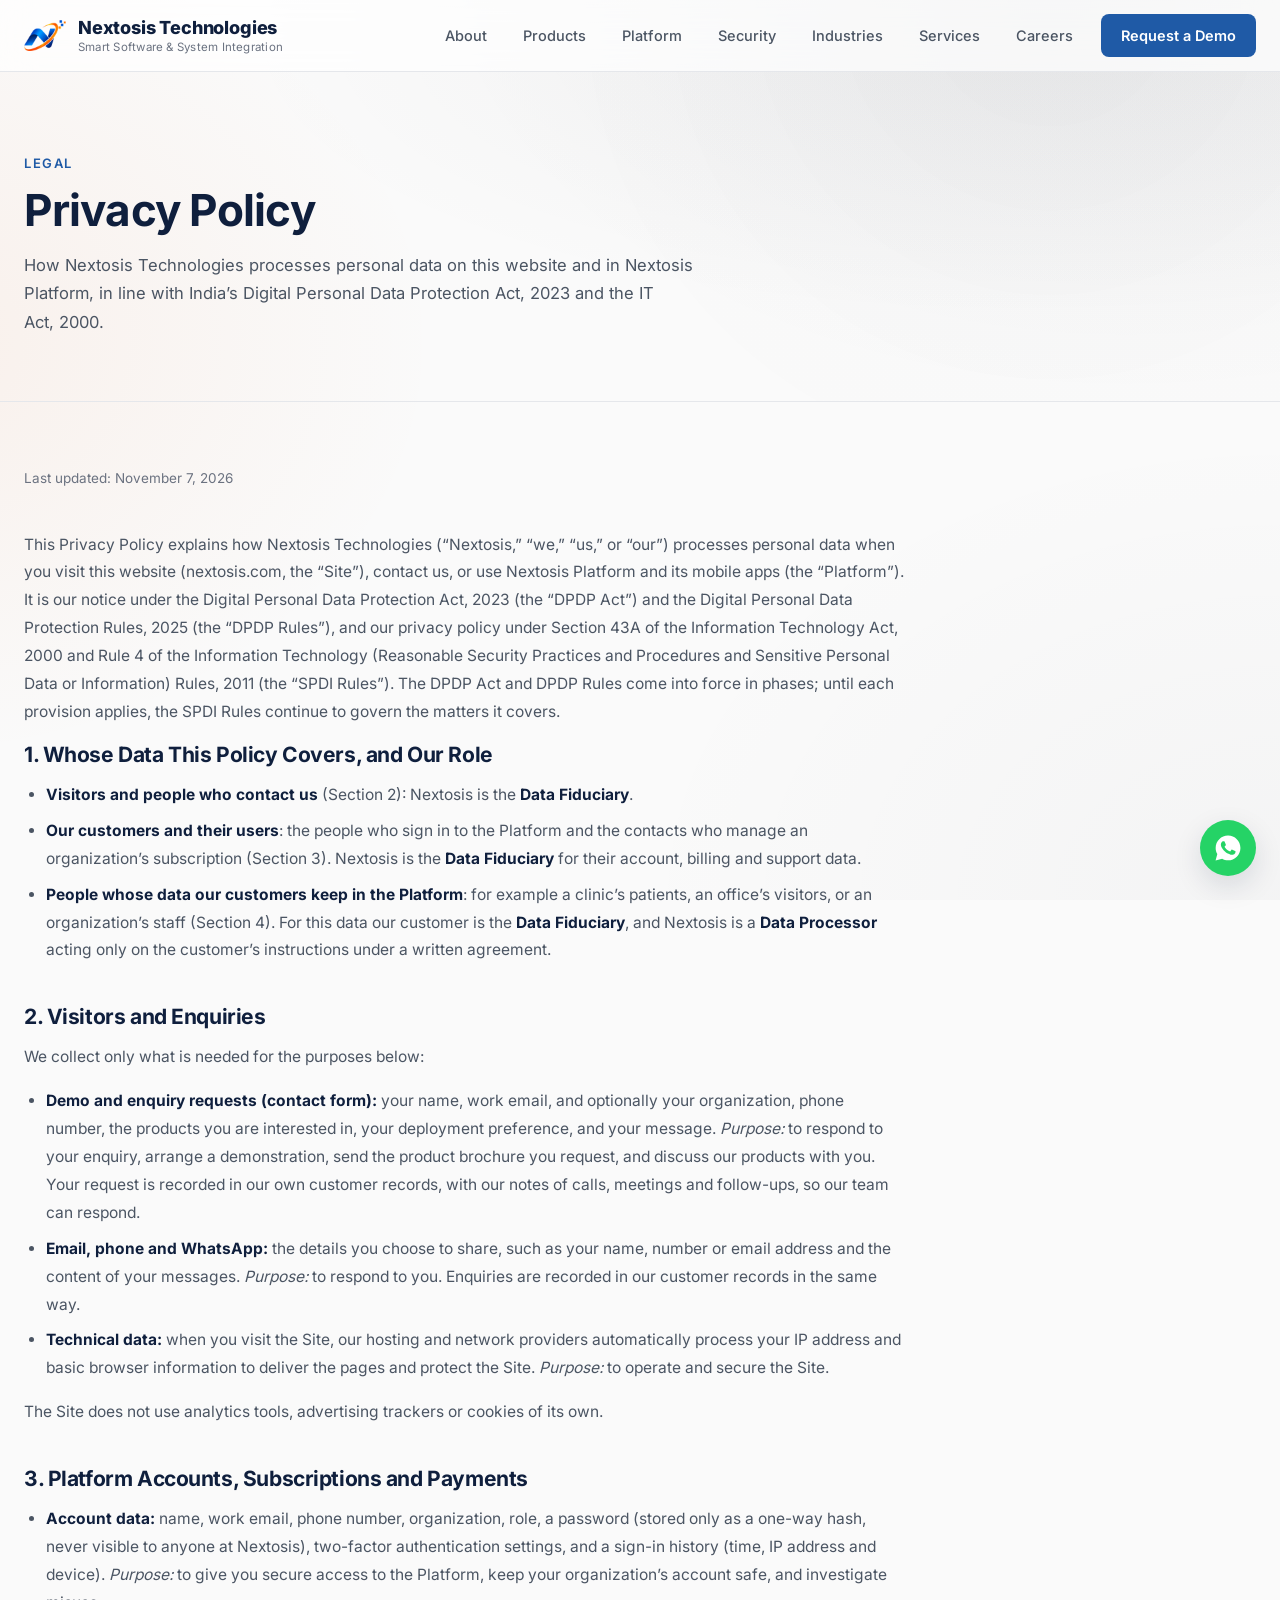
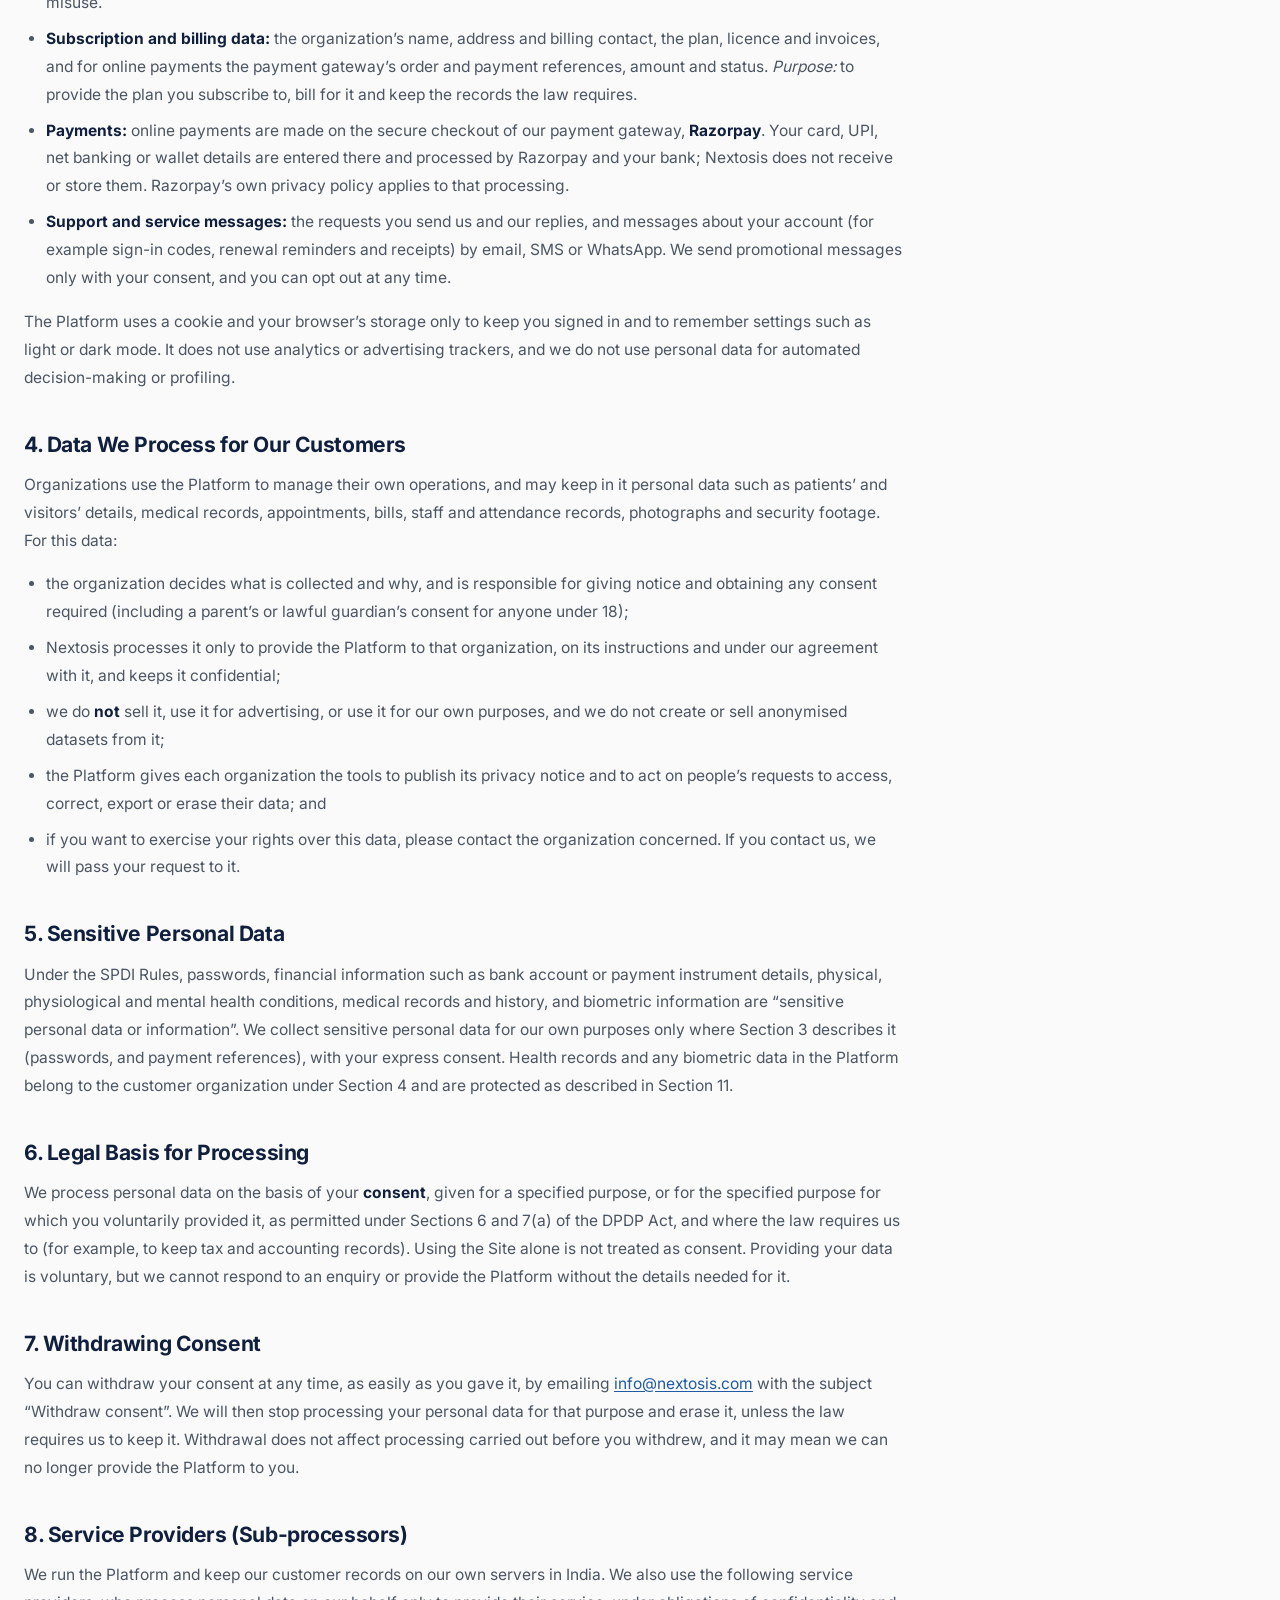
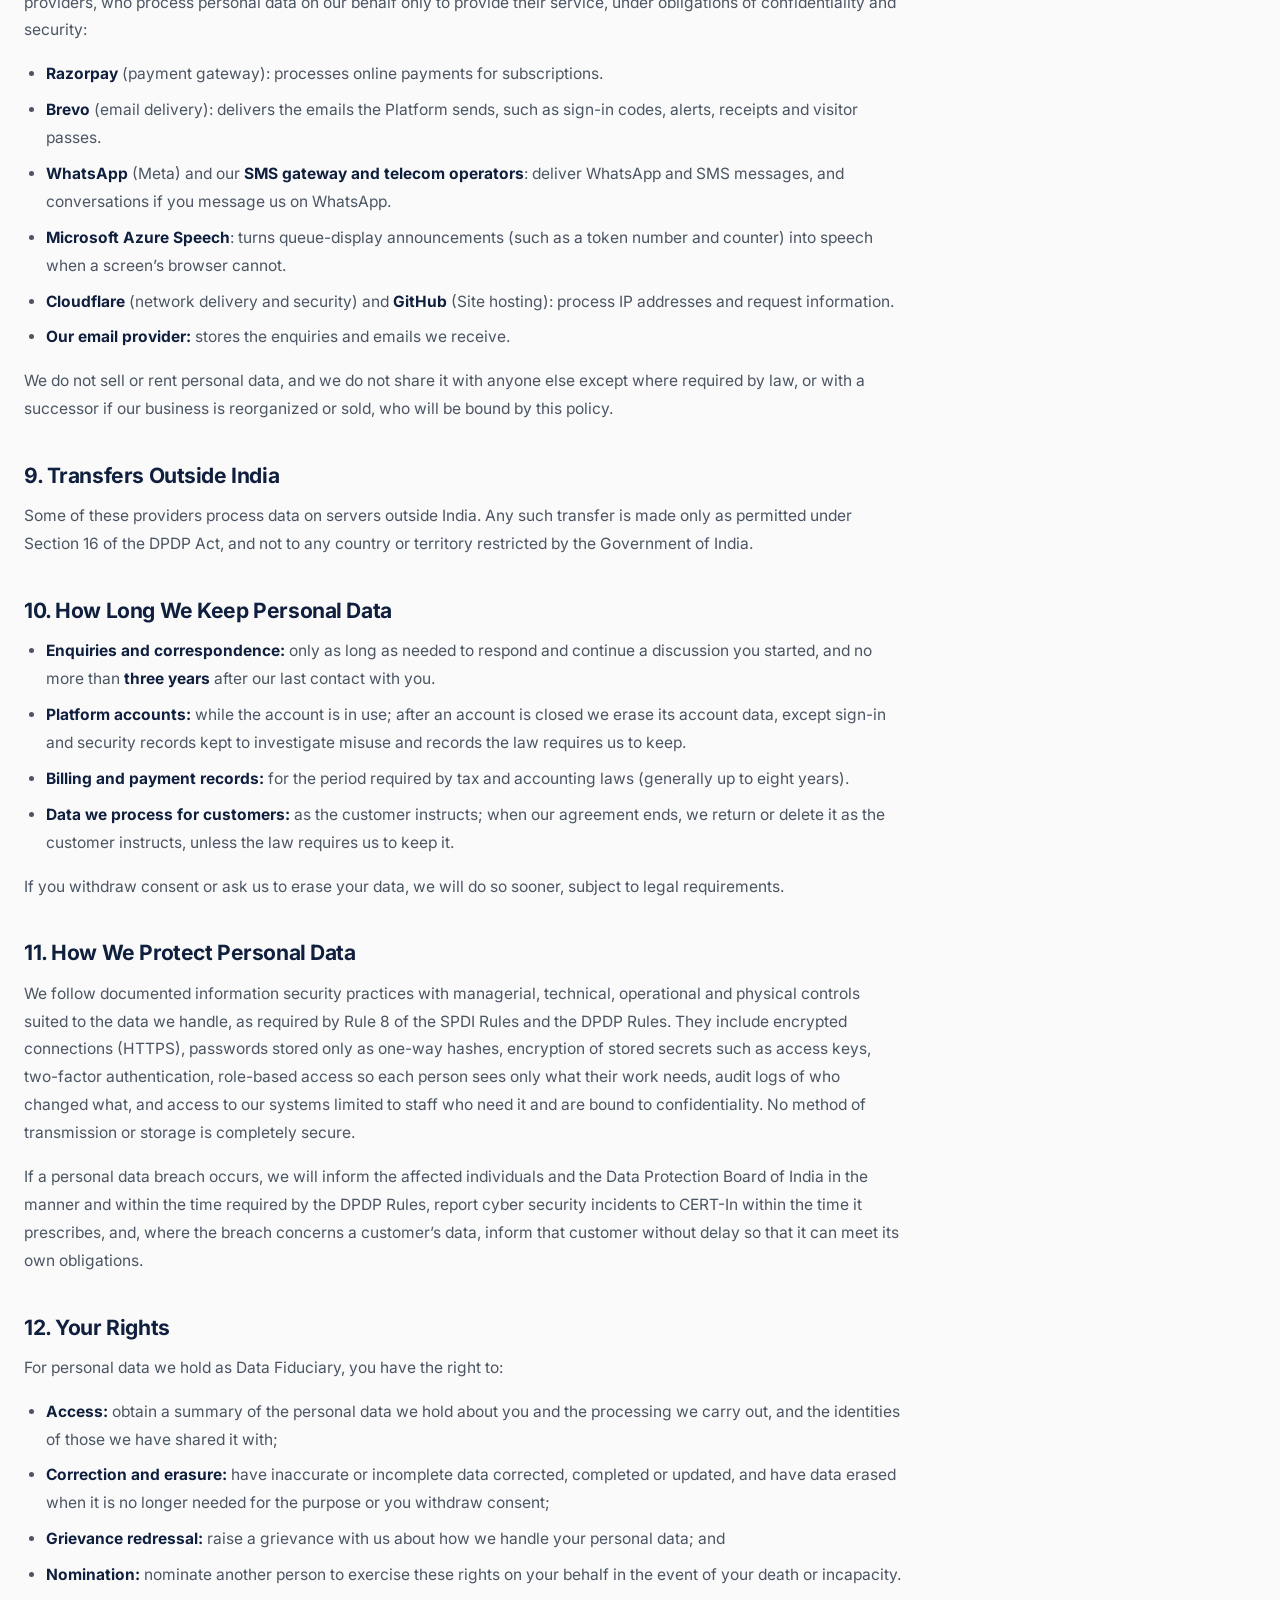
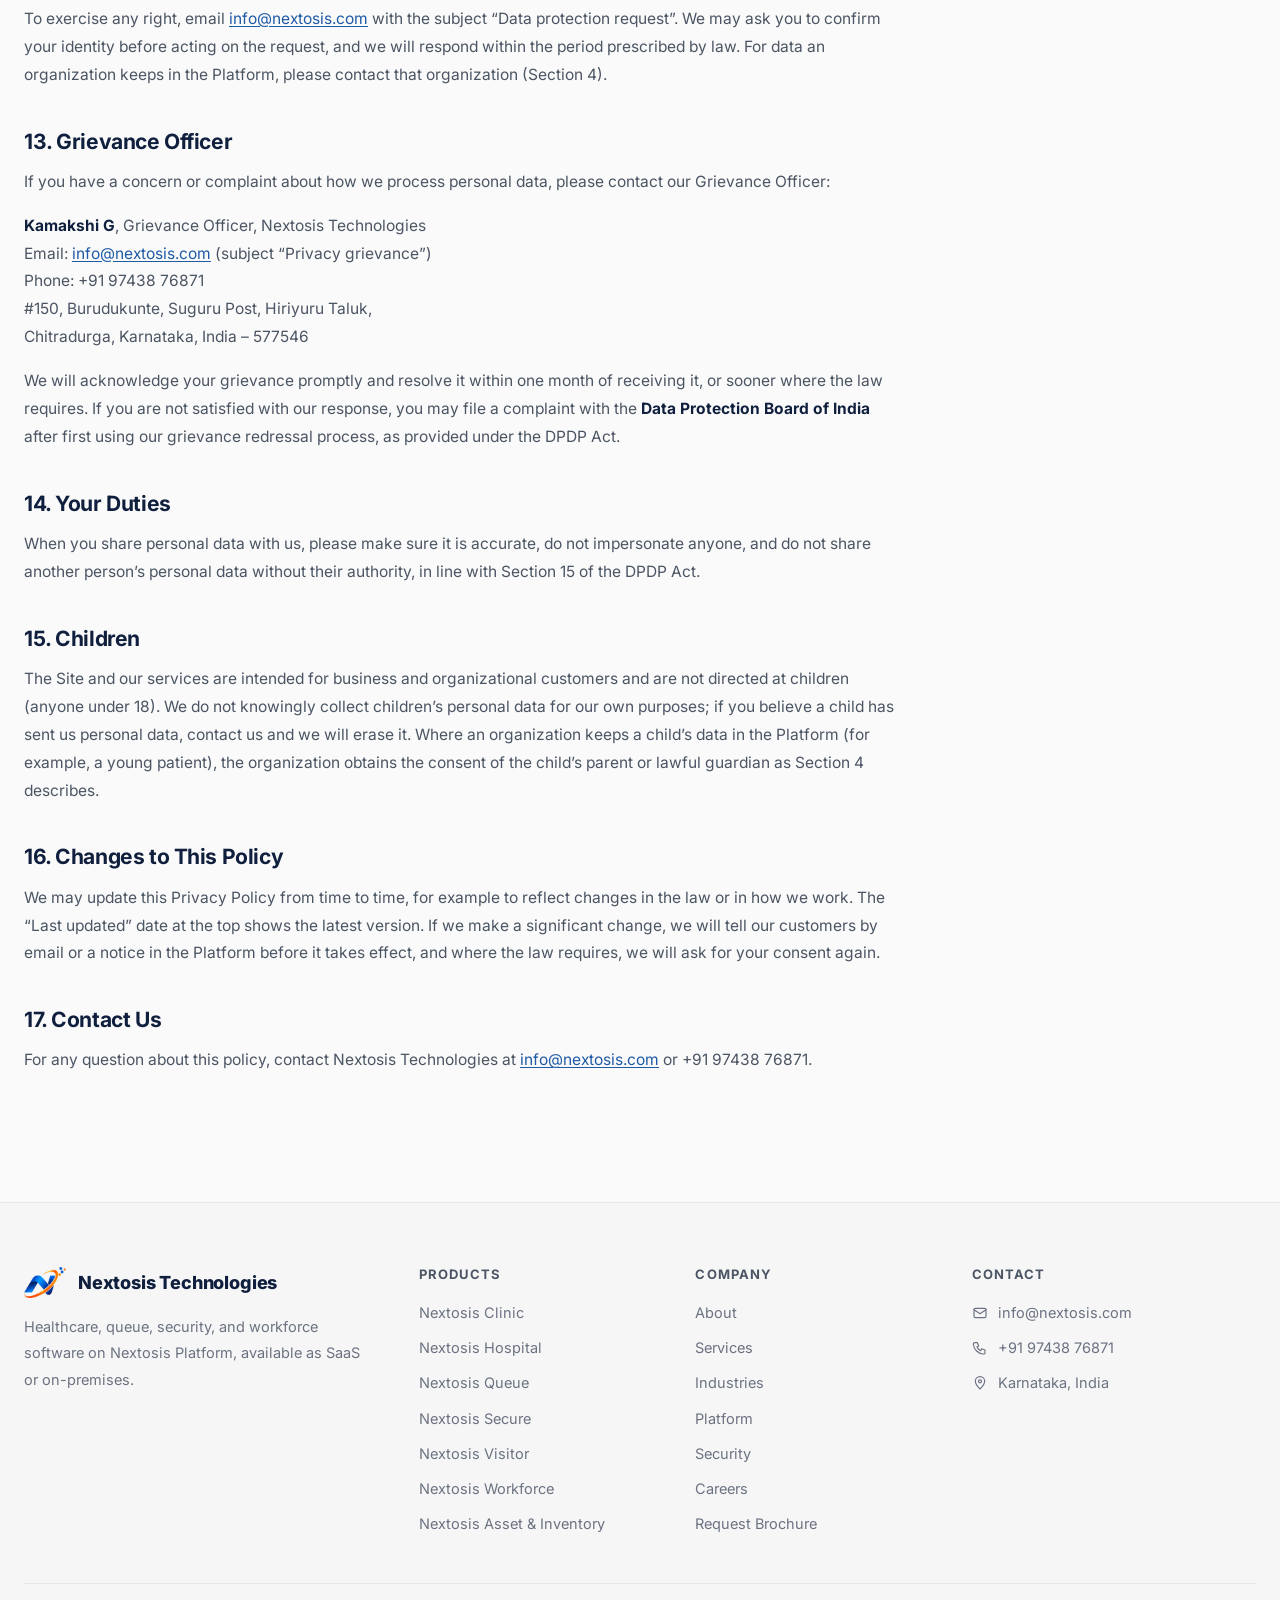
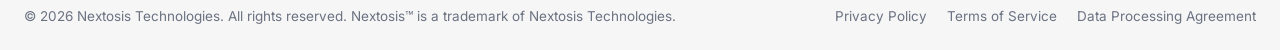
<file: privacy-policy.html>
<!doctype html>
<html lang="en">
  <head>
    <meta charset="UTF-8" />
    <!-- Only this site's own files run here; the enquiry form posts to the Nextosis API. -->
    <meta http-equiv="Content-Security-Policy" content="default-src 'self'; script-src 'self'; style-src 'self' 'unsafe-inline'; img-src 'self' data:; font-src 'self'; connect-src 'self' https://api.nextosis.com; form-action 'self' https://api.nextosis.com; object-src 'none'; base-uri 'self'; upgrade-insecure-requests" />
    <meta name="referrer" content="strict-origin-when-cross-origin" />
    <meta name="viewport" content="width=device-width, initial-scale=1.0" />
    <title>Privacy Policy | Nextosis Technologies</title>
    <meta name="description" content="How Nextosis Technologies collects, uses and protects personal data, and your rights under India&rsquo;s Digital Personal Data Protection Act, 2023 and the IT Act, 2000, on this website and in Nextosis Platform." />
    <link rel="canonical" href="https://nextosis.com/privacy-policy.html" />
    <meta name="theme-color" content="#ffffff" />

    <meta property="og:type" content="website" />
    <meta property="og:site_name" content="Nextosis Technologies" />
    <meta property="og:title" content="Privacy Policy | Nextosis Technologies" />
    <meta property="og:description" content="How Nextosis Technologies collects, uses and protects personal data, and your rights under India&rsquo;s Digital Personal Data Protection Act, 2023 and the IT Act, 2000, on this website and in Nextosis Platform." />
    <meta property="og:url" content="https://nextosis.com/privacy-policy.html" />
    <meta property="og:image" content="https://nextosis.com/og-image.png" />
    <meta property="og:image:width" content="1200" />
    <meta property="og:image:height" content="630" />
    <meta property="og:image:alt" content="Nextosis Technologies: one platform for clinic, queue, security, visitor, HR attendance and inventory management" />
    <meta name="twitter:card" content="summary_large_image" />
    <meta name="twitter:title" content="Privacy Policy | Nextosis Technologies" />
    <meta name="twitter:description" content="How Nextosis Technologies collects, uses and protects personal data, and your rights under India&rsquo;s Digital Personal Data Protection Act, 2023 and the IT Act, 2000, on this website and in Nextosis Platform." />
    <meta name="twitter:image" content="https://nextosis.com/og-image.png" />

    <link rel="stylesheet" href="/fonts/inter.css" />
    <link rel="stylesheet" href="styles.css?v=26" />
    <link rel="icon" type="image/x-icon" href="favicon.ico?v=2" />
    <link rel="apple-touch-icon" href="apple-touch-icon.png" />
  </head>
  <body>
    <a href="#main" class="skip-link">Skip to main content</a>

    <nav class="navbar" aria-label="Main">
      <div class="navbar-inner">
        <a href="index.html" class="brand" aria-label="Nextosis Technologies home">
          <img src="brand-mark.png" alt="" class="brand-mark" width="42" height="31" />
          <span class="brand-text">
            <span class="brand-name">Nextosis Technologies</span>
            <span class="brand-tagline">Smart Software &amp; System Integration</span>
          </span>
        </a>

        <button class="nav-toggle" id="navToggle" aria-expanded="false" aria-controls="navLinks" aria-label="Toggle navigation menu">
          <svg class="icon-menu" viewBox="0 0 24 24" fill="none" stroke="currentColor" stroke-width="1.9" stroke-linecap="round" aria-hidden="true"><line x1="4" y1="7" x2="20" y2="7"/><line x1="4" y1="12" x2="20" y2="12"/><line x1="4" y1="17" x2="20" y2="17"/></svg>
          <svg class="icon-close" viewBox="0 0 24 24" fill="none" stroke="currentColor" stroke-width="1.9" stroke-linecap="round" aria-hidden="true"><line x1="6" y1="6" x2="18" y2="18"/><line x1="18" y1="6" x2="6" y2="18"/></svg>
        </button>

        <ul class="nav-links" id="navLinks">
          <li><a href="index.html#about">About</a></li>
          <li><a href="index.html#projects">Products</a></li>
          <li><a href="index.html#platform">Platform</a></li>
          <li><a href="index.html#security">Security</a></li>
          <li><a href="index.html#industries">Industries</a></li>
          <li><a href="index.html#services">Services</a></li>
          <li><a href="careers.html">Careers</a></li>
          <li><a href="index.html#contact" class="contact-btn">Request a Demo</a></li>
        </ul>
      </div>
    </nav>

    <main id="main">
    <header class="page-hero">
      <div class="container">
        <span class="eyebrow">Legal</span>
        <h1>Privacy Policy</h1>
        <p>How Nextosis Technologies processes personal data on this website and in Nextosis Platform, in line with India&rsquo;s Digital Personal Data Protection Act, 2023 and the IT Act, 2000.</p>
      </div>
    </header>

    <section class="section">
      <div class="container">
        <div class="legal-content">
          <p class="updated">Last updated: November 7, 2026</p>

          <p>
            This Privacy Policy explains how Nextosis Technologies
            (&ldquo;Nextosis,&rdquo; &ldquo;we,&rdquo; &ldquo;us,&rdquo; or
            &ldquo;our&rdquo;) processes personal data when you visit this
            website (nextosis.com, the &ldquo;Site&rdquo;), contact us, or use
            Nextosis Platform and its mobile apps (the &ldquo;Platform&rdquo;).
            It is our notice under the Digital Personal Data Protection Act,
            2023 (the &ldquo;DPDP Act&rdquo;) and the Digital Personal Data
            Protection Rules, 2025 (the &ldquo;DPDP Rules&rdquo;), and our
            privacy policy under Section 43A of the Information Technology Act,
            2000 and Rule 4 of the Information Technology (Reasonable Security
            Practices and Procedures and Sensitive Personal Data or Information)
            Rules, 2011 (the &ldquo;SPDI Rules&rdquo;). The DPDP Act and DPDP
            Rules come into force in phases; until each provision applies, the
            SPDI Rules continue to govern the matters it covers.
          </p>

          <h2>1. Whose Data This Policy Covers, and Our Role</h2>
          <ul>
            <li>
              <strong>Visitors and people who contact us</strong> (Section 2):
              Nextosis is the <strong>Data Fiduciary</strong>.
            </li>
            <li>
              <strong>Our customers and their users</strong>: the people who
              sign in to the Platform and the contacts who manage an
              organization&rsquo;s subscription (Section 3). Nextosis is the
              <strong>Data Fiduciary</strong> for their account, billing and
              support data.
            </li>
            <li>
              <strong>People whose data our customers keep in the
              Platform</strong>: for example a clinic&rsquo;s patients, an
              office&rsquo;s visitors, or an organization&rsquo;s staff
              (Section 4). For this data our customer is the <strong>Data
              Fiduciary</strong>, and Nextosis is a <strong>Data
              Processor</strong> acting only on the customer&rsquo;s
              instructions under a written agreement.
            </li>
          </ul>

          <h2>2. Visitors and Enquiries</h2>
          <p>We collect only what is needed for the purposes below:</p>
          <ul>
            <li>
              <strong>Demo and enquiry requests (contact form):</strong> your
              name, work email, and optionally your organization, phone number,
              the products you are interested in, your deployment preference,
              and your message. <em>Purpose:</em> to respond to your enquiry,
              arrange a demonstration, send the product brochure you request,
              and discuss our products with you. Your request is recorded in
              our own customer records, with our notes of calls, meetings and
              follow-ups, so our team can respond.
            </li>
            <li>
              <strong>Email, phone and WhatsApp:</strong> the details you
              choose to share, such as your name, number or email address and
              the content of your messages. <em>Purpose:</em> to respond to you.
              Enquiries are recorded in our customer records in the same way.
            </li>
            <li>
              <strong>Technical data:</strong> when you visit the Site, our
              hosting and network providers automatically process your IP
              address and basic browser information to deliver the pages and
              protect the Site. <em>Purpose:</em> to operate and secure the
              Site.
            </li>
          </ul>
          <p>
            The Site does not use analytics tools, advertising trackers or
            cookies of its own.
          </p>

          <h2>3. Platform Accounts, Subscriptions and Payments</h2>
          <ul>
            <li>
              <strong>Account data:</strong> name, work email, phone number,
              organization, role, a password (stored only as a one-way hash,
              never visible to anyone at Nextosis), two-factor authentication
              settings, and a sign-in history (time, IP address and device).
              <em>Purpose:</em> to give you secure access to the Platform, keep
              your organization&rsquo;s account safe, and investigate misuse.
            </li>
            <li>
              <strong>Subscription and billing data:</strong> the
              organization&rsquo;s name, address and billing contact, the plan,
              licence and invoices, and for online payments the payment
              gateway&rsquo;s order and payment references, amount and status.
              <em>Purpose:</em> to provide the plan you subscribe to, bill for
              it and keep the records the law requires.
            </li>
            <li>
              <strong>Payments:</strong> online payments are made on the secure
              checkout of our payment gateway, <strong>Razorpay</strong>. Your
              card, UPI, net banking or wallet details are entered there and
              processed by Razorpay and your bank; Nextosis does not receive or
              store them. Razorpay&rsquo;s own privacy policy applies to that
              processing.
            </li>
            <li>
              <strong>Support and service messages:</strong> the requests you
              send us and our replies, and messages about your account (for
              example sign-in codes, renewal reminders and receipts) by email,
              SMS or WhatsApp. We send promotional messages only with your
              consent, and you can opt out at any time.
            </li>
          </ul>
          <p>
            The Platform uses a cookie and your browser&rsquo;s storage only to
            keep you signed in and to remember settings such as light or dark
            mode. It does not use analytics or advertising trackers, and we do
            not use personal data for automated decision-making or profiling.
          </p>

          <h2>4. Data We Process for Our Customers</h2>
          <p>
            Organizations use the Platform to manage their own operations, and
            may keep in it personal data such as patients&rsquo; and
            visitors&rsquo; details, medical records, appointments, bills,
            staff and attendance records, photographs and security
            footage. For this data:
          </p>
          <ul>
            <li>
              the organization decides what is collected and why, and is
              responsible for giving notice and obtaining any consent required
              (including a parent&rsquo;s or lawful guardian&rsquo;s consent for
              anyone under 18);
            </li>
            <li>
              Nextosis processes it only to provide the Platform to that
              organization, on its instructions and under our agreement with it,
              and keeps it confidential;
            </li>
            <li>
              we do <strong>not</strong> sell it, use it for advertising, or use
              it for our own purposes, and we do not create or sell anonymised
              datasets from it;
            </li>
            <li>
              the Platform gives each organization the tools to publish its
              privacy notice and to act on people&rsquo;s requests to access,
              correct, export or erase their data; and
            </li>
            <li>
              if you want to exercise your rights over this data, please contact
              the organization concerned. If you contact us, we will pass your
              request to it.
            </li>
          </ul>

          <h2>5. Sensitive Personal Data</h2>
          <p>
            Under the SPDI Rules, passwords, financial information such as bank
            account or payment instrument details, physical, physiological and
            mental health conditions, medical records and history, and biometric
            information are &ldquo;sensitive personal data or
            information&rdquo;. We collect sensitive personal data for our own
            purposes only where Section 3 describes it (passwords, and payment
            references), with your express consent. Health records and any
            biometric data in the Platform belong to the customer organization
            under Section 4 and are protected as described in Section 11.
          </p>

          <h2>6. Legal Basis for Processing</h2>
          <p>
            We process personal data on the basis of your
            <strong>consent</strong>, given for a specified purpose, or for the
            specified purpose for which you voluntarily provided it, as
            permitted under Sections 6 and 7(a) of the DPDP Act, and where the
            law requires us to (for example, to keep tax and accounting
            records). Using the Site alone is not treated as consent. Providing
            your data is voluntary, but we cannot respond to an enquiry or
            provide the Platform without the details needed for it.
          </p>

          <h2>7. Withdrawing Consent</h2>
          <p>
            You can withdraw your consent at any time, as easily as you gave
            it, by emailing
            <a href="mailto:info@nextosis.com?subject=Withdraw%20consent">info@nextosis.com</a>
            with the subject &ldquo;Withdraw consent&rdquo;. We will then stop
            processing your personal data for that purpose and erase it, unless
            the law requires us to keep it. Withdrawal does not affect
            processing carried out before you withdrew, and it may mean we can
            no longer provide the Platform to you.
          </p>

          <h2>8. Service Providers (Sub-processors)</h2>
          <p>
            We run the Platform and keep our customer records on our own
            servers in India. We also use the following service providers, who
            process personal data on our behalf only to provide their service,
            under obligations of confidentiality and security:
          </p>
          <ul>
            <li><strong>Razorpay</strong> (payment gateway): processes online payments for subscriptions.</li>
            <li><strong>Brevo</strong> (email delivery): delivers the emails the Platform sends, such as sign-in codes, alerts, receipts and visitor passes.</li>
            <li><strong>WhatsApp</strong> (Meta) and our <strong>SMS gateway and telecom operators</strong>: deliver WhatsApp and SMS messages, and conversations if you message us on WhatsApp.</li>
            <li><strong>Microsoft Azure Speech</strong>: turns queue-display announcements (such as a token number and counter) into speech when a screen&rsquo;s browser cannot.</li>
            <li><strong>Cloudflare</strong> (network delivery and security) and <strong>GitHub</strong> (Site hosting): process IP addresses and request information.</li>
            <li><strong>Our email provider:</strong> stores the enquiries and emails we receive.</li>
          </ul>
          <p>
            We do not sell or rent personal data, and we do not share it with
            anyone else except where required by law, or with a successor if
            our business is reorganized or sold, who will be bound by this
            policy.
          </p>

          <h2>9. Transfers Outside India</h2>
          <p>
            Some of these providers process data on servers outside India. Any
            such transfer is made only as permitted under Section 16 of the
            DPDP Act, and not to any country or territory restricted by the
            Government of India.
          </p>

          <h2>10. How Long We Keep Personal Data</h2>
          <ul>
            <li><strong>Enquiries and correspondence:</strong> only as long as needed to respond and continue a discussion you started, and no more than <strong>three years</strong> after our last contact with you.</li>
            <li><strong>Platform accounts:</strong> while the account is in use; after an account is closed we erase its account data, except sign-in and security records kept to investigate misuse and records the law requires us to keep.</li>
            <li><strong>Billing and payment records:</strong> for the period required by tax and accounting laws (generally up to eight years).</li>
            <li><strong>Data we process for customers:</strong> as the customer instructs; when our agreement ends, we return or delete it as the customer instructs, unless the law requires us to keep it.</li>
          </ul>
          <p>
            If you withdraw consent or ask us to erase your data, we will do so
            sooner, subject to legal requirements.
          </p>

          <h2>11. How We Protect Personal Data</h2>
          <p>
            We follow documented information security practices with
            managerial, technical, operational and physical controls suited to
            the data we handle, as required by Rule 8 of the SPDI Rules and the
            DPDP Rules. They include encrypted connections (HTTPS), passwords
            stored only as one-way hashes, encryption of stored secrets such as
            access keys, two-factor authentication, role-based access so each
            person sees only what their work needs, audit logs of who changed
            what, and access to our systems limited to staff who need it and
            are bound to confidentiality. No method of transmission or storage
            is completely secure.
          </p>
          <p>
            If a personal data breach occurs, we will inform the affected
            individuals and the Data Protection Board of India in the manner and
            within the time required by the DPDP Rules, report cyber security
            incidents to CERT-In within the time it prescribes, and, where the
            breach concerns a customer&rsquo;s data, inform that customer
            without delay so that it can meet its own obligations.
          </p>

          <h2>12. Your Rights</h2>
          <p>For personal data we hold as Data Fiduciary, you have the right to:</p>
          <ul>
            <li><strong>Access:</strong> obtain a summary of the personal data we hold about you and the processing we carry out, and the identities of those we have shared it with;</li>
            <li><strong>Correction and erasure:</strong> have inaccurate or incomplete data corrected, completed or updated, and have data erased when it is no longer needed for the purpose or you withdraw consent;</li>
            <li><strong>Grievance redressal:</strong> raise a grievance with us about how we handle your personal data; and</li>
            <li><strong>Nomination:</strong> nominate another person to exercise these rights on your behalf in the event of your death or incapacity.</li>
          </ul>
          <p>
            To exercise any right, email
            <a href="mailto:info@nextosis.com?subject=Data%20protection%20request">info@nextosis.com</a>
            with the subject &ldquo;Data protection request&rdquo;. We may ask
            you to confirm your identity before acting on the request, and we
            will respond within the period prescribed by law. For data an
            organization keeps in the Platform, please contact that organization
            (Section 4).
          </p>

          <h2>13. Grievance Officer</h2>
          <p>
            If you have a concern or complaint about how we process personal
            data, please contact our Grievance Officer:
          </p>
          <p>
            <strong>Kamakshi G</strong>, Grievance Officer, Nextosis Technologies<br />
            Email: <a href="mailto:info@nextosis.com?subject=Privacy%20grievance">info@nextosis.com</a> (subject &ldquo;Privacy grievance&rdquo;)<br />
            Phone: +91 97438 76871<br />
            #150, Burudukunte, Suguru Post, Hiriyuru Taluk,<br />
            Chitradurga, Karnataka, India &ndash; 577546
          </p>
          <p>
            We will acknowledge your grievance promptly and resolve it within
            one month of receiving it, or sooner where the law requires. If you
            are not satisfied with our response, you may file a complaint with
            the <strong>Data Protection Board of India</strong> after first
            using our grievance redressal process, as provided under the DPDP
            Act.
          </p>

          <h2>14. Your Duties</h2>
          <p>
            When you share personal data with us, please make sure it is
            accurate, do not impersonate anyone, and do not share another
            person&rsquo;s personal data without their authority, in line with
            Section 15 of the DPDP Act.
          </p>

          <h2>15. Children</h2>
          <p>
            The Site and our services are intended for business and
            organizational customers and are not directed at children (anyone
            under 18). We do not knowingly collect children&rsquo;s personal
            data for our own purposes; if you believe a child has sent us
            personal data, contact us and we will erase it. Where an
            organization keeps a child&rsquo;s data in the Platform (for
            example, a young patient), the organization obtains the consent of
            the child&rsquo;s parent or lawful guardian as Section 4 describes.
          </p>

          <h2>16. Changes to This Policy</h2>
          <p>
            We may update this Privacy Policy from time to time, for example to
            reflect changes in the law or in how we work. The &ldquo;Last
            updated&rdquo; date at the top shows the latest version. If we make
            a significant change, we will tell our customers by email or a
            notice in the Platform before it takes effect, and where the law
            requires, we will ask for your consent again.
          </p>

          <h2>17. Contact Us</h2>
          <p>
            For any question about this policy, contact Nextosis Technologies at
            <a href="mailto:info@nextosis.com">info@nextosis.com</a> or
            +91 97438 76871.
          </p>
        </div>
      </div>
    </section>
    </main>

    <footer class="footer">
      <div class="container">
        <div class="footer-grid">
          <div class="footer-col footer-brand">
            <a href="index.html" class="brand" aria-label="Nextosis Technologies home">
              <img src="brand-mark.png" alt="" class="brand-mark" width="42" height="31" />
              <span class="brand-text">
                <span class="brand-name">Nextosis Technologies</span>
              </span>
            </a>
            <p>Healthcare, queue, security, and workforce software on Nextosis Platform, available as SaaS or on-premises.</p>
          </div>

          <div class="footer-col">
            <h4>Products</h4>
            <ul>
              <li><a href="index.html#nextosis-clinic">Nextosis Clinic</a></li>
              <li><a href="index.html#nextosis-hospital">Nextosis Hospital</a></li>
              <li><a href="index.html#nextosis-queue">Nextosis Queue</a></li>
              <li><a href="index.html#nextosis-secure">Nextosis Secure</a></li>
              <li><a href="index.html#nextosis-visitor">Nextosis Visitor</a></li>
              <li><a href="index.html#nextosis-workforce">Nextosis Workforce</a></li>
              <li><a href="index.html#nextosis-asset-inventory">Nextosis Asset &amp; Inventory</a></li>
            </ul>
          </div>

          <div class="footer-col">
            <h4>Company</h4>
            <ul>
              <li><a href="index.html#about">About</a></li>
              <li><a href="index.html#services">Services</a></li>
              <li><a href="index.html#industries">Industries</a></li>
              <li><a href="index.html#platform">Platform</a></li>
              <li><a href="index.html#security">Security</a></li>
              <li><a href="careers.html">Careers</a></li>
              <li><a href="index.html?brochure=1#contact" data-request-brochure>Request Brochure</a></li>
            </ul>
          </div>

          <div class="footer-col">
            <h4>Contact</h4>
            <ul>
              <li><svg viewBox="0 0 24 24" fill="none" stroke="currentColor" stroke-width="1.75" stroke-linecap="round" stroke-linejoin="round" aria-hidden="true"><rect x="3" y="5" width="18" height="14" rx="2"/><polyline points="3 7 12 13 21 7"/></svg><a href="mailto:info@nextosis.com">info@nextosis.com</a></li>
              <li><svg viewBox="0 0 24 24" fill="none" stroke="currentColor" stroke-width="1.75" stroke-linecap="round" stroke-linejoin="round" aria-hidden="true"><path d="M4 4h4l2 5-2.5 1.5a12 12 0 0 0 5.5 5.5L14.5 13l5 2v4a2 2 0 0 1-2 2A16 16 0 0 1 2 6a2 2 0 0 1 2-2z"/></svg><a href="tel:+919743876871">+91 97438 76871</a></li>
              <li><svg viewBox="0 0 24 24" fill="none" stroke="currentColor" stroke-width="1.75" stroke-linecap="round" stroke-linejoin="round" aria-hidden="true"><path d="M12 21s7-6.5 7-11.5A7 7 0 0 0 5 9.5C5 14.5 12 21 12 21z"/><circle cx="12" cy="9.5" r="2.3"/></svg>Karnataka, India</li>
            </ul>
          </div>
        </div>

        <div class="footer-bottom">
          <p>&copy; 2026 Nextosis Technologies. All rights reserved. Nextosis&trade; is a trademark of Nextosis Technologies.</p>
          <div class="footer-legal-links">
            <a href="privacy-policy.html">Privacy Policy</a>
            <a href="terms-of-service.html">Terms of Service</a>
            <a href="data-processing-agreement.html">Data Processing Agreement</a>
          </div>
        </div>
      </div>
    </footer>

    <a class="whatsapp-float" href="https://wa.me/919743876871?text=Hi%20Nextosis%2C%20I%27d%20like%20to%20know%20more%20about%20Nextosis%20Platform." target="_blank" rel="noopener" aria-label="Chat with Nextosis Technologies on WhatsApp"><svg viewBox="0 0 24 24" fill="currentColor" aria-hidden="true"><path d="M12.04 2C6.58 2 2.13 6.45 2.13 11.91c0 1.75.46 3.45 1.32 4.95L2.05 22l5.25-1.38c1.45.79 3.08 1.21 4.74 1.21 5.46 0 9.91-4.45 9.91-9.91C21.95 6.45 17.5 2 12.04 2zm5.8 14.06c-.24.68-1.42 1.3-1.95 1.35-.5.05-1.13.07-1.82-.11-.42-.13-.96-.31-1.65-.61-2.9-1.25-4.79-4.16-4.94-4.36-.14-.19-1.18-1.57-1.18-3s.75-2.13 1.02-2.42c.27-.29.58-.36.78-.36h.56c.18 0 .42-.07.66.5.24.58.82 2 .89 2.15.07.14.12.31.02.5-.1.19-.14.31-.29.48-.14.17-.3.38-.43.51-.14.14-.29.3-.13.59.17.29.74 1.22 1.59 1.98 1.09.97 2.01 1.27 2.3 1.42.29.14.46.12.63-.07.17-.19.72-.84.91-1.13.19-.29.38-.24.65-.14.26.1 1.68.79 1.97.94.29.14.48.22.55.34.07.12.07.7-.17 1.38z"/></svg></a>

    <script src="main.js?v=25"></script>
  </body>
</html>
</file>
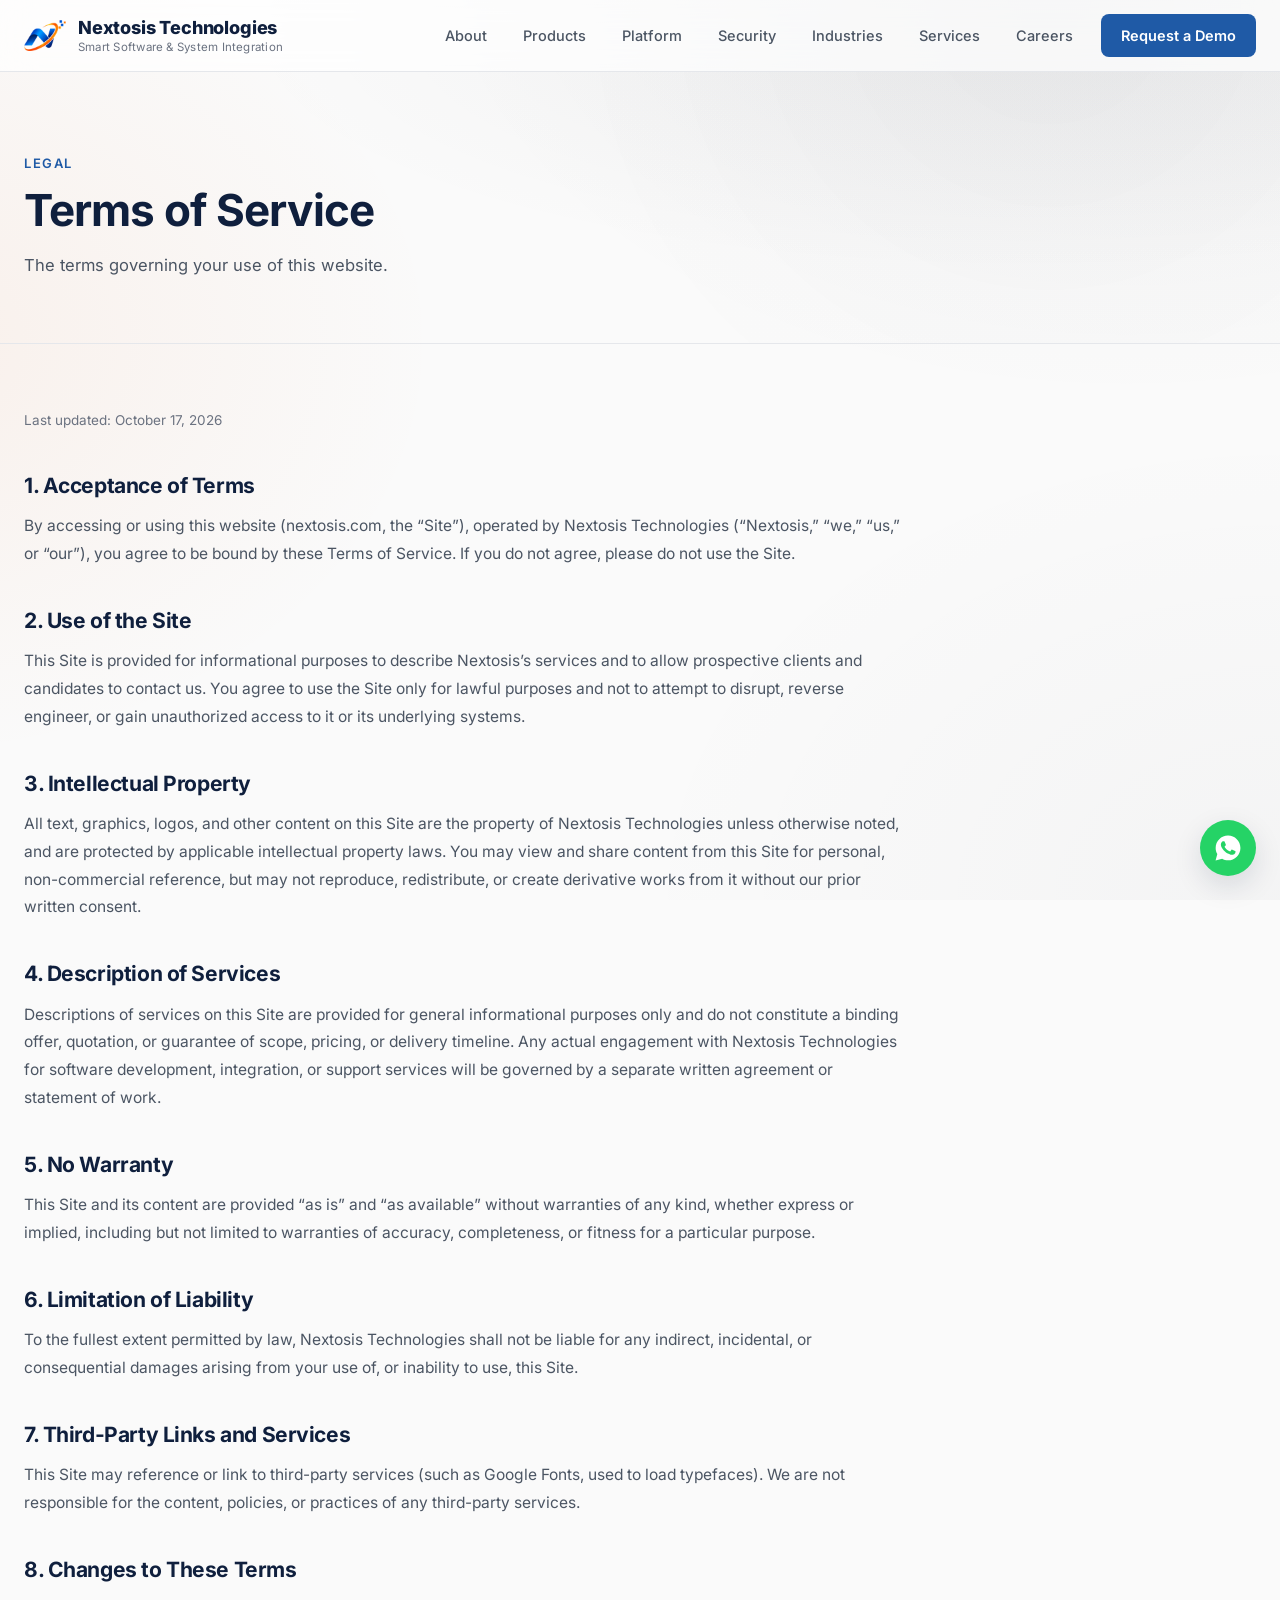
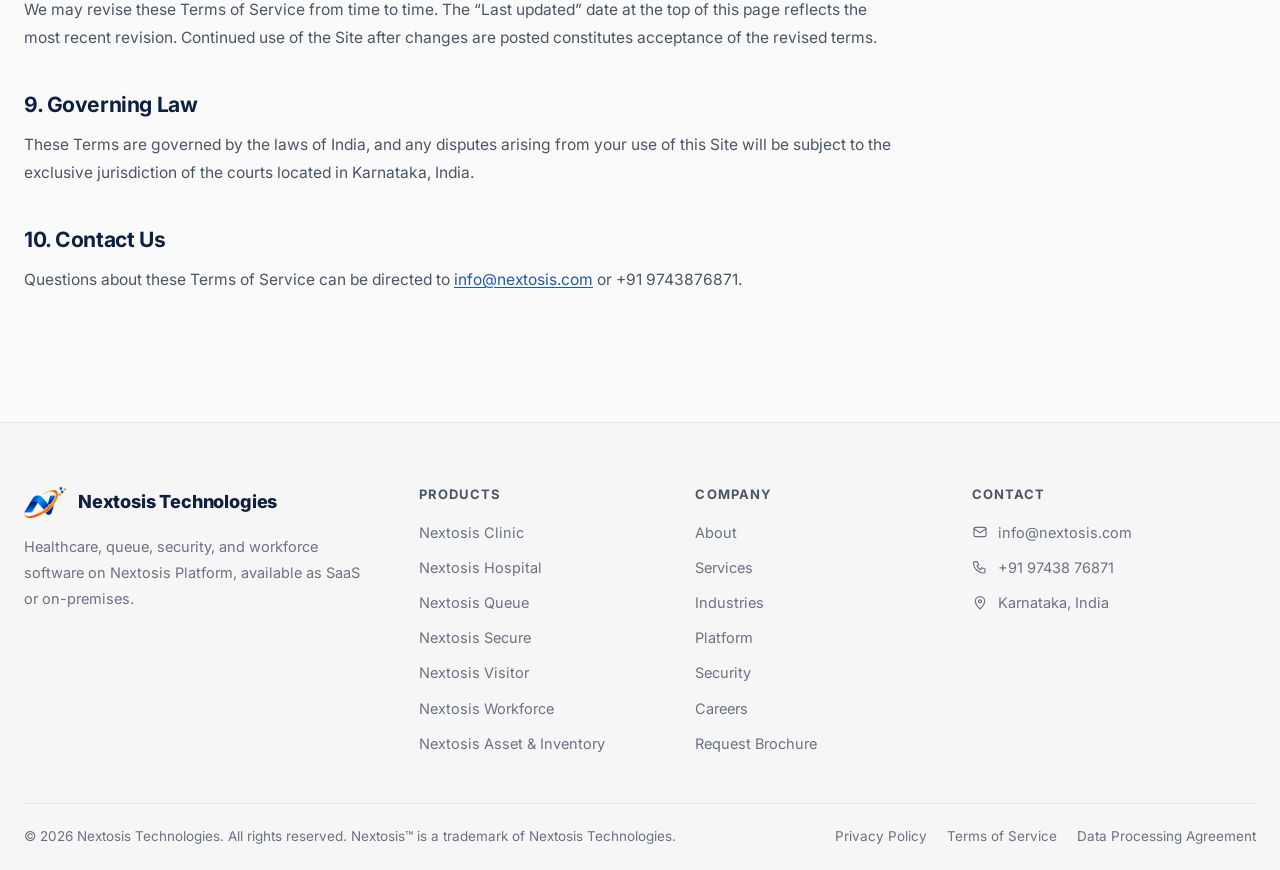
<file: terms-of-service.html>
<!doctype html>
<html lang="en">
  <head>
    <meta charset="UTF-8" />
    <!-- Only this site's own files run here; the enquiry form posts to the Nextosis API. -->
    <meta http-equiv="Content-Security-Policy" content="default-src 'self'; script-src 'self'; style-src 'self' 'unsafe-inline'; img-src 'self' data:; font-src 'self'; connect-src 'self' https://api.nextosis.com; form-action 'self' https://api.nextosis.com; object-src 'none'; base-uri 'self'; upgrade-insecure-requests" />
    <meta name="referrer" content="strict-origin-when-cross-origin" />
    <meta name="viewport" content="width=device-width, initial-scale=1.0" />
    <title>Terms of Service | Nextosis Technologies</title>
    <meta name="description" content="Terms of Service governing the use of the Nextosis Technologies website." />
    <link rel="canonical" href="https://nextosis.com/terms-of-service.html" />
    <meta name="theme-color" content="#ffffff" />

    <meta property="og:type" content="website" />
    <meta property="og:site_name" content="Nextosis Technologies" />
    <meta property="og:title" content="Terms of Service | Nextosis Technologies" />
    <meta property="og:description" content="Terms of Service governing the use of the Nextosis Technologies website." />
    <meta property="og:url" content="https://nextosis.com/terms-of-service.html" />
    <meta property="og:image" content="https://nextosis.com/og-image.png" />
    <meta property="og:image:width" content="1200" />
    <meta property="og:image:height" content="630" />
    <meta property="og:image:alt" content="Nextosis Technologies: one platform for clinic, queue, security, visitor, HR attendance and inventory management" />
    <meta name="twitter:card" content="summary_large_image" />
    <meta name="twitter:title" content="Terms of Service | Nextosis Technologies" />
    <meta name="twitter:description" content="Terms of Service governing the use of the Nextosis Technologies website." />
    <meta name="twitter:image" content="https://nextosis.com/og-image.png" />

    <link rel="stylesheet" href="/fonts/inter.css" />
    <link rel="stylesheet" href="styles.css?v=26" />
    <link rel="icon" type="image/x-icon" href="favicon.ico?v=2" />
    <link rel="apple-touch-icon" href="apple-touch-icon.png" />
  </head>
  <body>
    <a href="#main" class="skip-link">Skip to main content</a>

    <nav class="navbar" aria-label="Main">
      <div class="navbar-inner">
        <a href="index.html" class="brand" aria-label="Nextosis Technologies home">
          <img src="brand-mark.png" alt="" class="brand-mark" width="42" height="31" />
          <span class="brand-text">
            <span class="brand-name">Nextosis Technologies</span>
            <span class="brand-tagline">Smart Software &amp; System Integration</span>
          </span>
        </a>

        <button class="nav-toggle" id="navToggle" aria-expanded="false" aria-controls="navLinks" aria-label="Toggle navigation menu">
          <svg class="icon-menu" viewBox="0 0 24 24" fill="none" stroke="currentColor" stroke-width="1.9" stroke-linecap="round" aria-hidden="true"><line x1="4" y1="7" x2="20" y2="7"/><line x1="4" y1="12" x2="20" y2="12"/><line x1="4" y1="17" x2="20" y2="17"/></svg>
          <svg class="icon-close" viewBox="0 0 24 24" fill="none" stroke="currentColor" stroke-width="1.9" stroke-linecap="round" aria-hidden="true"><line x1="6" y1="6" x2="18" y2="18"/><line x1="18" y1="6" x2="6" y2="18"/></svg>
        </button>

        <ul class="nav-links" id="navLinks">
          <li><a href="index.html#about">About</a></li>
          <li><a href="index.html#projects">Products</a></li>
          <li><a href="index.html#platform">Platform</a></li>
          <li><a href="index.html#security">Security</a></li>
          <li><a href="index.html#industries">Industries</a></li>
          <li><a href="index.html#services">Services</a></li>
          <li><a href="careers.html">Careers</a></li>
          <li><a href="index.html#contact" class="contact-btn">Request a Demo</a></li>
        </ul>
      </div>
    </nav>

    <main id="main">
    <header class="page-hero">
      <div class="container">
        <span class="eyebrow">Legal</span>
        <h1>Terms of Service</h1>
        <p>The terms governing your use of this website.</p>
      </div>
    </header>

    <section class="section">
      <div class="container">
        <div class="legal-content">
          <p class="updated">Last updated: October 17, 2026</p>

          <h2>1. Acceptance of Terms</h2>
          <p>
            By accessing or using this website (nextosis.com, the
            &ldquo;Site&rdquo;), operated by Nextosis Technologies (&ldquo;Nextosis,&rdquo;
            &ldquo;we,&rdquo; &ldquo;us,&rdquo; or &ldquo;our&rdquo;), you agree
            to be bound by these Terms of Service. If you do not agree, please
            do not use the Site.
          </p>

          <h2>2. Use of the Site</h2>
          <p>
            This Site is provided for informational purposes to describe
            Nextosis&rsquo;s services and to allow prospective clients and
            candidates to contact us. You agree to use the Site only for
            lawful purposes and not to attempt to disrupt, reverse engineer,
            or gain unauthorized access to it or its underlying systems.
          </p>

          <h2>3. Intellectual Property</h2>
          <p>
            All text, graphics, logos, and other content on this Site are the
            property of Nextosis Technologies unless otherwise noted, and are
            protected by applicable intellectual property laws. You may view
            and share content from this Site for personal, non-commercial
            reference, but may not reproduce, redistribute, or create
            derivative works from it without our prior written consent.
          </p>

          <h2>4. Description of Services</h2>
          <p>
            Descriptions of services on this Site are provided for general
            informational purposes only and do not constitute a binding
            offer, quotation, or guarantee of scope, pricing, or delivery
            timeline. Any actual engagement with Nextosis Technologies for software
            development, integration, or support services will be governed
            by a separate written agreement or statement of work.
          </p>

          <h2>5. No Warranty</h2>
          <p>
            This Site and its content are provided &ldquo;as is&rdquo; and
            &ldquo;as available&rdquo; without warranties of any kind, whether
            express or implied, including but not limited to warranties of
            accuracy, completeness, or fitness for a particular purpose.
          </p>

          <h2>6. Limitation of Liability</h2>
          <p>
            To the fullest extent permitted by law, Nextosis Technologies shall not
            be liable for any indirect, incidental, or consequential damages
            arising from your use of, or inability to use, this Site.
          </p>

          <h2>7. Third-Party Links and Services</h2>
          <p>
            This Site may reference or link to third-party services (such as
            Google Fonts, used to load typefaces). We are not responsible for
            the content, policies, or practices of any third-party services.
          </p>

          <h2>8. Changes to These Terms</h2>
          <p>
            We may revise these Terms of Service from time to time. The
            &ldquo;Last updated&rdquo; date at the top of this page reflects
            the most recent revision. Continued use of the Site after changes
            are posted constitutes acceptance of the revised terms.
          </p>

          <h2>9. Governing Law</h2>
          <p>
            These Terms are governed by the laws of India, and any disputes
            arising from your use of this Site will be subject to the
            exclusive jurisdiction of the courts located in Karnataka, India.
          </p>

          <h2>10. Contact Us</h2>
          <p>
            Questions about these Terms of Service can be directed to
            <a href="mailto:info@nextosis.com">info@nextosis.com</a>
            or +91 9743876871.
          </p>
        </div>
      </div>
    </section>
    </main>

    <footer class="footer">
      <div class="container">
        <div class="footer-grid">
          <div class="footer-col footer-brand">
            <a href="index.html" class="brand" aria-label="Nextosis Technologies home">
              <img src="brand-mark.png" alt="" class="brand-mark" width="42" height="31" />
              <span class="brand-text">
                <span class="brand-name">Nextosis Technologies</span>
              </span>
            </a>
            <p>Healthcare, queue, security, and workforce software on Nextosis Platform, available as SaaS or on-premises.</p>
          </div>

          <div class="footer-col">
            <h4>Products</h4>
            <ul>
              <li><a href="index.html#nextosis-clinic">Nextosis Clinic</a></li>
              <li><a href="index.html#nextosis-hospital">Nextosis Hospital</a></li>
              <li><a href="index.html#nextosis-queue">Nextosis Queue</a></li>
              <li><a href="index.html#nextosis-secure">Nextosis Secure</a></li>
              <li><a href="index.html#nextosis-visitor">Nextosis Visitor</a></li>
              <li><a href="index.html#nextosis-workforce">Nextosis Workforce</a></li>
              <li><a href="index.html#nextosis-asset-inventory">Nextosis Asset &amp; Inventory</a></li>
            </ul>
          </div>

          <div class="footer-col">
            <h4>Company</h4>
            <ul>
              <li><a href="index.html#about">About</a></li>
              <li><a href="index.html#services">Services</a></li>
              <li><a href="index.html#industries">Industries</a></li>
              <li><a href="index.html#platform">Platform</a></li>
              <li><a href="index.html#security">Security</a></li>
              <li><a href="careers.html">Careers</a></li>
              <li><a href="index.html?brochure=1#contact" data-request-brochure>Request Brochure</a></li>
            </ul>
          </div>

          <div class="footer-col">
            <h4>Contact</h4>
            <ul>
              <li><svg viewBox="0 0 24 24" fill="none" stroke="currentColor" stroke-width="1.75" stroke-linecap="round" stroke-linejoin="round" aria-hidden="true"><rect x="3" y="5" width="18" height="14" rx="2"/><polyline points="3 7 12 13 21 7"/></svg><a href="mailto:info@nextosis.com">info@nextosis.com</a></li>
              <li><svg viewBox="0 0 24 24" fill="none" stroke="currentColor" stroke-width="1.75" stroke-linecap="round" stroke-linejoin="round" aria-hidden="true"><path d="M4 4h4l2 5-2.5 1.5a12 12 0 0 0 5.5 5.5L14.5 13l5 2v4a2 2 0 0 1-2 2A16 16 0 0 1 2 6a2 2 0 0 1 2-2z"/></svg><a href="tel:+919743876871">+91 97438 76871</a></li>
              <li><svg viewBox="0 0 24 24" fill="none" stroke="currentColor" stroke-width="1.75" stroke-linecap="round" stroke-linejoin="round" aria-hidden="true"><path d="M12 21s7-6.5 7-11.5A7 7 0 0 0 5 9.5C5 14.5 12 21 12 21z"/><circle cx="12" cy="9.5" r="2.3"/></svg>Karnataka, India</li>
            </ul>
          </div>
        </div>

        <div class="footer-bottom">
          <p>&copy; 2026 Nextosis Technologies. All rights reserved. Nextosis&trade; is a trademark of Nextosis Technologies.</p>
          <div class="footer-legal-links">
            <a href="privacy-policy.html">Privacy Policy</a>
            <a href="terms-of-service.html">Terms of Service</a>
            <a href="data-processing-agreement.html">Data Processing Agreement</a>
          </div>
        </div>
      </div>
    </footer>

    <a class="whatsapp-float" href="https://wa.me/919743876871?text=Hi%20Nextosis%2C%20I%27d%20like%20to%20know%20more%20about%20Nextosis%20Platform." target="_blank" rel="noopener" aria-label="Chat with Nextosis Technologies on WhatsApp"><svg viewBox="0 0 24 24" fill="currentColor" aria-hidden="true"><path d="M12.04 2C6.58 2 2.13 6.45 2.13 11.91c0 1.75.46 3.45 1.32 4.95L2.05 22l5.25-1.38c1.45.79 3.08 1.21 4.74 1.21 5.46 0 9.91-4.45 9.91-9.91C21.95 6.45 17.5 2 12.04 2zm5.8 14.06c-.24.68-1.42 1.3-1.95 1.35-.5.05-1.13.07-1.82-.11-.42-.13-.96-.31-1.65-.61-2.9-1.25-4.79-4.16-4.94-4.36-.14-.19-1.18-1.57-1.18-3s.75-2.13 1.02-2.42c.27-.29.58-.36.78-.36h.56c.18 0 .42-.07.66.5.24.58.82 2 .89 2.15.07.14.12.31.02.5-.1.19-.14.31-.29.48-.14.17-.3.38-.43.51-.14.14-.29.3-.13.59.17.29.74 1.22 1.59 1.98 1.09.97 2.01 1.27 2.3 1.42.29.14.46.12.63-.07.17-.19.72-.84.91-1.13.19-.29.38-.24.65-.14.26.1 1.68.79 1.97.94.29.14.48.22.55.34.07.12.07.7-.17 1.38z"/></svg></a>

    <script src="main.js?v=25"></script>
  </body>
</html>
</file>
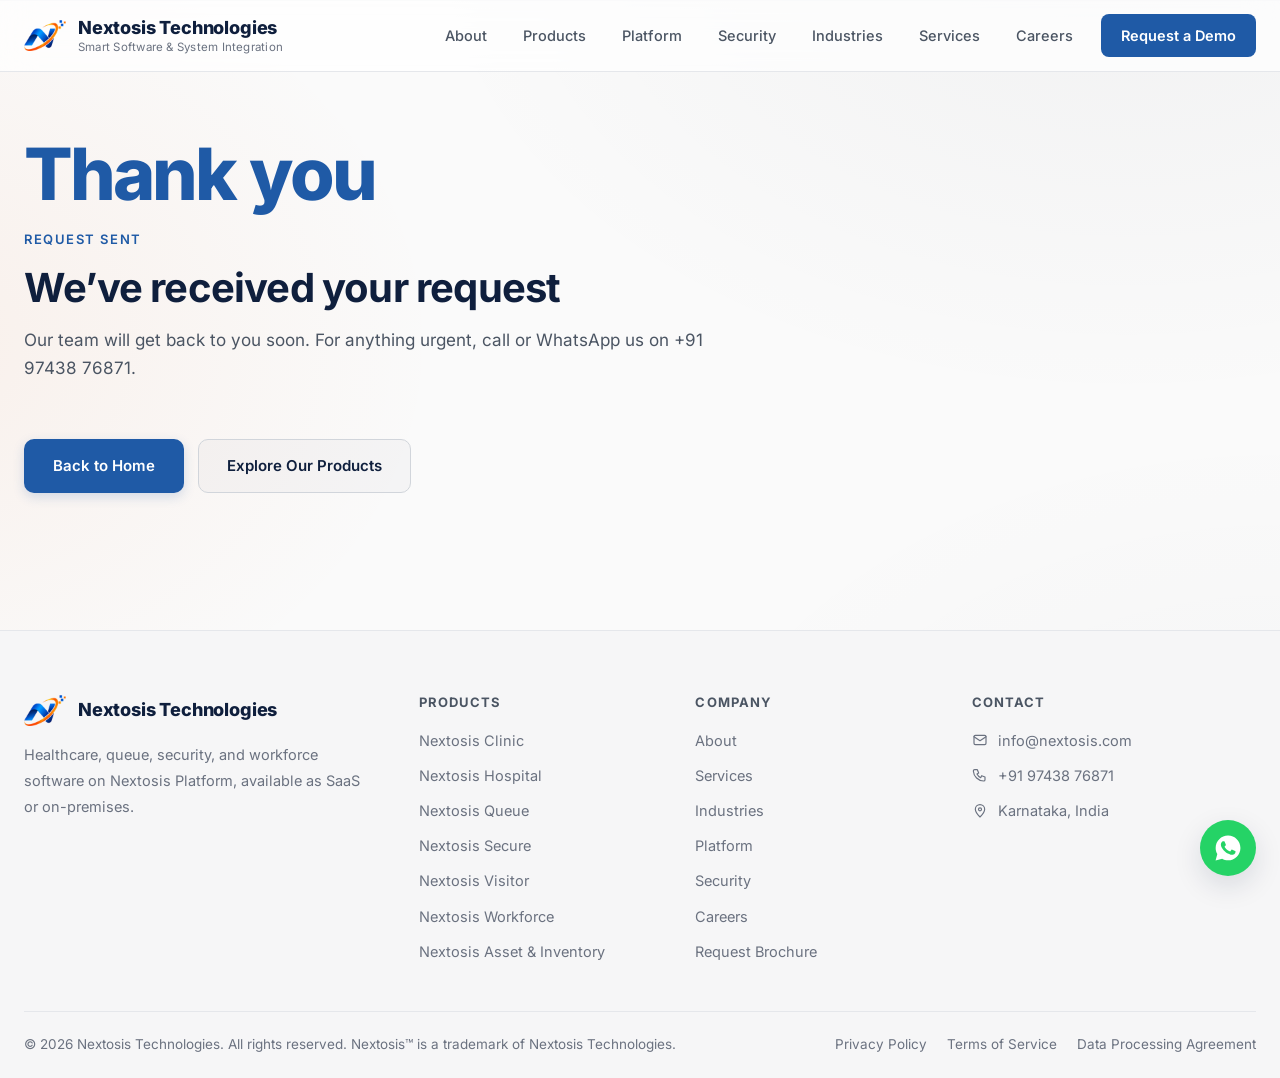
<file: thank-you.html>
<!doctype html>
<html lang="en">
  <head>
    <meta charset="UTF-8" />
    <!-- Only this site's own files run here; the enquiry form posts to the Nextosis API. -->
    <meta http-equiv="Content-Security-Policy" content="default-src 'self'; script-src 'self'; style-src 'self' 'unsafe-inline'; img-src 'self' data:; font-src 'self'; connect-src 'self' https://api.nextosis.com; form-action 'self' https://api.nextosis.com; object-src 'none'; base-uri 'self'; upgrade-insecure-requests" />
    <meta name="referrer" content="strict-origin-when-cross-origin" />
    <meta name="viewport" content="width=device-width, initial-scale=1.0" />
    <title>Thank You | Nextosis Technologies</title>
    <meta name="description" content="Your request has been sent to Nextosis Technologies." />
    <meta name="robots" content="noindex" />
    <meta name="theme-color" content="#ffffff" />

    <meta property="og:type" content="website" />
    <meta property="og:site_name" content="Nextosis Technologies" />
    <meta property="og:title" content="Thank You | Nextosis Technologies" />
    <meta property="og:description" content="Your request has been sent to Nextosis Technologies." />
    <meta property="og:url" content="https://nextosis.com/thank-you.html" />
    <meta property="og:image" content="https://nextosis.com/og-image.png" />
    <meta property="og:image:width" content="1200" />
    <meta property="og:image:height" content="630" />
    <meta property="og:image:alt" content="Nextosis Technologies: one platform for clinic, queue, security, visitor, HR attendance and inventory management" />
    <meta name="twitter:card" content="summary_large_image" />
    <meta name="twitter:title" content="Thank You | Nextosis Technologies" />
    <meta name="twitter:description" content="Your request has been sent to Nextosis Technologies." />
    <meta name="twitter:image" content="https://nextosis.com/og-image.png" />

    <link rel="stylesheet" href="/fonts/inter.css" />
    <link rel="stylesheet" href="/styles.css?v=26" />
    <link rel="icon" type="image/x-icon" href="/favicon.ico?v=2" />
    <link rel="apple-touch-icon" href="/apple-touch-icon.png" />
  </head>
  <body>
    <a href="#main" class="skip-link">Skip to main content</a>

    <nav class="navbar" aria-label="Main">
      <div class="navbar-inner">
        <a href="/" class="brand" aria-label="Nextosis Technologies home">
          <img src="/brand-mark.png" alt="" class="brand-mark" width="42" height="31" />
          <span class="brand-text">
            <span class="brand-name">Nextosis Technologies</span>
            <span class="brand-tagline">Smart Software &amp; System Integration</span>
          </span>
        </a>

        <button class="nav-toggle" id="navToggle" aria-expanded="false" aria-controls="navLinks" aria-label="Toggle navigation menu">
          <svg class="icon-menu" viewBox="0 0 24 24" fill="none" stroke="currentColor" stroke-width="1.9" stroke-linecap="round" aria-hidden="true"><line x1="4" y1="7" x2="20" y2="7"/><line x1="4" y1="12" x2="20" y2="12"/><line x1="4" y1="17" x2="20" y2="17"/></svg>
          <svg class="icon-close" viewBox="0 0 24 24" fill="none" stroke="currentColor" stroke-width="1.9" stroke-linecap="round" aria-hidden="true"><line x1="6" y1="6" x2="18" y2="18"/><line x1="18" y1="6" x2="6" y2="18"/></svg>
        </button>

        <ul class="nav-links" id="navLinks">
          <li><a href="/#about">About</a></li>
          <li><a href="/#projects">Products</a></li>
          <li><a href="/#platform">Platform</a></li>
          <li><a href="/#security">Security</a></li>
          <li><a href="/#industries">Industries</a></li>
          <li><a href="/#services">Services</a></li>
          <li><a href="/careers.html">Careers</a></li>
          <li><a href="/#contact" class="contact-btn">Request a Demo</a></li>
        </ul>
      </div>
    </nav>

    <main id="main">
    <section class="section notfound">
      <div class="container">
        <span class="notfound-code thanks-title">Thank you</span>
        <div class="section-heading">
          <span class="eyebrow">Request Sent</span>
          <h2>We&rsquo;ve received your request</h2>
          <p>Our team will get back to you soon. For anything urgent, call or WhatsApp us on +91 97438 76871.</p>
        </div>
        <div class="contact-actions">
          <a href="/" class="btn btn-primary">Back to Home</a>
          <a href="/#projects" class="btn btn-outline">Explore Our Products</a>
        </div>
      </div>
    </section>
    </main>

    <footer class="footer">
      <div class="container">
        <div class="footer-grid">
          <div class="footer-col footer-brand">
            <a href="/" class="brand" aria-label="Nextosis Technologies home">
              <img src="/brand-mark.png" alt="" class="brand-mark" width="42" height="31" />
              <span class="brand-text">
                <span class="brand-name">Nextosis Technologies</span>
              </span>
            </a>
            <p>Healthcare, queue, security, and workforce software on Nextosis Platform, available as SaaS or on-premises.</p>
          </div>

          <div class="footer-col">
            <h4>Products</h4>
            <ul>
              <li><a href="/#nextosis-clinic">Nextosis Clinic</a></li>
              <li><a href="/#nextosis-hospital">Nextosis Hospital</a></li>
              <li><a href="/#nextosis-queue">Nextosis Queue</a></li>
              <li><a href="/#nextosis-secure">Nextosis Secure</a></li>
              <li><a href="/#nextosis-visitor">Nextosis Visitor</a></li>
              <li><a href="/#nextosis-workforce">Nextosis Workforce</a></li>
              <li><a href="/#nextosis-asset-inventory">Nextosis Asset &amp; Inventory</a></li>
            </ul>
          </div>

          <div class="footer-col">
            <h4>Company</h4>
            <ul>
              <li><a href="/#about">About</a></li>
              <li><a href="/#services">Services</a></li>
              <li><a href="/#industries">Industries</a></li>
              <li><a href="/#platform">Platform</a></li>
              <li><a href="/#security">Security</a></li>
              <li><a href="/careers.html">Careers</a></li>
              <li><a href="/?brochure=1#contact" data-request-brochure>Request Brochure</a></li>
            </ul>
          </div>

          <div class="footer-col">
            <h4>Contact</h4>
            <ul>
              <li><svg viewBox="0 0 24 24" fill="none" stroke="currentColor" stroke-width="1.75" stroke-linecap="round" stroke-linejoin="round" aria-hidden="true"><rect x="3" y="5" width="18" height="14" rx="2"/><polyline points="3 7 12 13 21 7"/></svg><a href="mailto:info@nextosis.com">info@nextosis.com</a></li>
              <li><svg viewBox="0 0 24 24" fill="none" stroke="currentColor" stroke-width="1.75" stroke-linecap="round" stroke-linejoin="round" aria-hidden="true"><path d="M4 4h4l2 5-2.5 1.5a12 12 0 0 0 5.5 5.5L14.5 13l5 2v4a2 2 0 0 1-2 2A16 16 0 0 1 2 6a2 2 0 0 1 2-2z"/></svg><a href="tel:+919743876871">+91 97438 76871</a></li>
              <li><svg viewBox="0 0 24 24" fill="none" stroke="currentColor" stroke-width="1.75" stroke-linecap="round" stroke-linejoin="round" aria-hidden="true"><path d="M12 21s7-6.5 7-11.5A7 7 0 0 0 5 9.5C5 14.5 12 21 12 21z"/><circle cx="12" cy="9.5" r="2.3"/></svg>Karnataka, India</li>
            </ul>
          </div>
        </div>

        <div class="footer-bottom">
          <p>&copy; 2026 Nextosis Technologies. All rights reserved. Nextosis&trade; is a trademark of Nextosis Technologies.</p>
          <div class="footer-legal-links">
            <a href="/privacy-policy.html">Privacy Policy</a>
            <a href="/terms-of-service.html">Terms of Service</a>
            <a href="/data-processing-agreement.html">Data Processing Agreement</a>
          </div>
        </div>
      </div>
    </footer>

    <a class="whatsapp-float" href="https://wa.me/919743876871?text=Hi%20Nextosis%2C%20I%27d%20like%20to%20know%20more%20about%20Nextosis%20Platform." target="_blank" rel="noopener" aria-label="Chat with Nextosis Technologies on WhatsApp"><svg viewBox="0 0 24 24" fill="currentColor" aria-hidden="true"><path d="M12.04 2C6.58 2 2.13 6.45 2.13 11.91c0 1.75.46 3.45 1.32 4.95L2.05 22l5.25-1.38c1.45.79 3.08 1.21 4.74 1.21 5.46 0 9.91-4.45 9.91-9.91C21.95 6.45 17.5 2 12.04 2zm5.8 14.06c-.24.68-1.42 1.3-1.95 1.35-.5.05-1.13.07-1.82-.11-.42-.13-.96-.31-1.65-.61-2.9-1.25-4.79-4.16-4.94-4.36-.14-.19-1.18-1.57-1.18-3s.75-2.13 1.02-2.42c.27-.29.58-.36.78-.36h.56c.18 0 .42-.07.66.5.24.58.82 2 .89 2.15.07.14.12.31.02.5-.1.19-.14.31-.29.48-.14.17-.3.38-.43.51-.14.14-.29.3-.13.59.17.29.74 1.22 1.59 1.98 1.09.97 2.01 1.27 2.3 1.42.29.14.46.12.63-.07.17-.19.72-.84.91-1.13.19-.29.38-.24.65-.14.26.1 1.68.79 1.97.94.29.14.48.22.55.34.07.12.07.7-.17 1.38z"/></svg></a>

    <script src="/main.js?v=25"></script>
  </body>
</html>
</file>
<file: fonts/inter.css>
/* Inter (SIL Open Font License 1.1, https://rsms.me/inter/), served from
   this site rather than Google Fonts: no request to a third party, and no
   outside file for the page to trust (subresource integrity). */
@font-face {
  font-family: "Inter";
  font-style: normal;
  font-weight: 400 800;
  font-display: swap;
  src: url("inter-latin-ext.woff2") format("woff2");
  unicode-range: U+0100-02BA, U+02BD-02C5, U+02C7-02CC, U+02CE-02D7, U+02DD-02FF, U+0304, U+0308, U+0329, U+1D00-1DBF, U+1E00-1E9F, U+1EF2-1EFF, U+2020, U+20A0-20AB, U+20AD-20C4, U+2113, U+2C60-2C7F, U+A720-A7FF;
}
@font-face {
  font-family: "Inter";
  font-style: normal;
  font-weight: 400 800;
  font-display: swap;
  src: url("inter-latin.woff2") format("woff2");
  unicode-range: U+0000-00FF, U+0131, U+0152-0153, U+02BB-02BC, U+02C6, U+02DA, U+02DC, U+0304, U+0308, U+0329, U+2000-206F, U+20AC, U+2122, U+2191, U+2193, U+2212, U+2215, U+FEFF, U+FFFD;
}
</file>
<file: styles.css>
/* ============================================================
   Nextosis Technologies — corporate site stylesheet
   ------------------------------------------------------------
   1. Design tokens        8. About
   2. Base & accessibility 9. Services, industries, why us
   3. Layout & headings   10. Process
   4. Buttons             11. Projects
   5. Navbar              12. Technologies & contact
   6. Hero                13. Footer
   7. Cards               14. Interior pages (careers, legal, 404)
                          15. Responsive
   ============================================================ */

/* ---------- 1. Design tokens ---------- */

:root {
  /* Surfaces: a light, corporate page */
  --bg: #ffffff;
  --bg-soft: #f6f6f7;
  --surface: rgba(255, 255, 255, 0.66);
  --glass-shadow: 0 8px 30px rgba(15, 31, 61, 0.06), inset 0 1px 0 rgba(255, 255, 255, 0.9);
  --surface-2: #fafafa;
  --border: #e5e7eb;
  --border-strong: #d1d5db;

  /* Text: deep navy, slate greys */
  --text: #0f1f3d;
  --text-muted: #4b5563;
  --text-faint: #6b7280;

  /* Brand: one calm blue; the logo's orange only as a small accent */
  --blue: #1f5aa6;
  --blue-dark: #174a8b;
  --blue-light: #1f5aa6;
  --blue-dim: rgba(31, 90, 166, 0.08);
  --orange: #e8691e;
  --orange-light: #c2560f;
  --orange-dim: rgba(232, 105, 30, 0.1);
  --green: #059669;
  --green-light: #047857;

  /* Type scale */
  --fs-display: clamp(32px, 4vw, 52px);
  --fs-h1: clamp(30px, 4vw, 44px);
  --fs-h2: clamp(28px, 3.4vw, 40px);
  --fs-h3: 18px;
  --fs-lead: 17px;
  --fs-body: 15px;
  --fs-small: 13.5px;

  /* Spacing */
  --section-y: 104px;
  --heading-gap: 56px;
  --grid-gap: 24px;
  --gutter: 24px;

  /* Shape & depth */
  --radius-sm: 10px;
  --radius-md: 16px;
  --radius-lg: 22px;
  --shadow-md: 0 8px 24px rgba(15, 31, 61, 0.07);
  --shadow-lg: 0 16px 40px rgba(15, 31, 61, 0.1);

  --container: 1400px;
  --nav-height: 72px;
}

/* ---------- 2. Base & accessibility ---------- */

/* Glass: frosted, see-through surfaces over the page's soft tint. */
.card,
.stats-band,
.vm-item,
.industry-card,
.why-item,
.process-step,
.project-featured,
.tech-strip span,
.apply-card,
.contact-methods a,
.contact-form,
.spotlight-card,
.arch-item,
.arch-core,
.arch-deploy-grid > div,
.hero-products li,
.mock-window,
.float-card,
.badge {
  -webkit-backdrop-filter: blur(14px) saturate(160%);
  backdrop-filter: blur(14px) saturate(160%);
  box-shadow: var(--glass-shadow);
}

*,
*::before,
*::after {
  margin: 0;
  padding: 0;
  box-sizing: border-box;
}

html {
  scroll-behavior: smooth;
  scroll-padding-top: calc(var(--nav-height) + 12px);
}

body {
  background:
    radial-gradient(1200px 800px at 88% -8%, rgba(17, 24, 39, 0.039), transparent 60%),
    radial-gradient(900px 700px at -8% 38%, rgba(232, 105, 30, 0.07), transparent 60%),
    radial-gradient(1100px 800px at 100% 100%, rgba(17, 24, 39, 0.027), transparent 60%),
    #fafafa;
  background-attachment: fixed;
  color: var(--text);
  font-family: "Inter", "Segoe UI", system-ui, sans-serif;
  font-size: 16px;
  line-height: 1.6;
  overflow-x: hidden;
  -webkit-font-smoothing: antialiased;
}

img {
  display: block;
  max-width: 100%;
}

a {
  color: inherit;
}

ul {
  list-style: none;
}

h1,
h2,
h3,
h4 {
  font-weight: 700;
  letter-spacing: -0.02em;
  line-height: 1.2;
}

:focus-visible {
  outline: 2px solid var(--blue-light);
  outline-offset: 3px;
  border-radius: 6px;
}

.skip-link {
  position: absolute;
  top: -100px;
  left: 16px;
  z-index: 2000;
  padding: 10px 16px;
  border-radius: var(--radius-sm);
  background: var(--blue);
  color: #fff;
  font-weight: 600;
  text-decoration: none;
}

.skip-link:focus {
  top: 12px;
}

@media (prefers-reduced-motion: reduce) {
  html {
    scroll-behavior: auto;
  }

  *,
  *::before,
  *::after {
    animation: none !important;
    transition: none !important;
  }
}

/* ---------- 3. Layout & headings ---------- */

.container {
  max-width: var(--container);
  margin: 0 auto;
  padding: 0 var(--gutter);
}

.section {
  position: relative;
  padding: var(--section-y) 0;
  border-top: 1px solid var(--border);
}

.section-alt {
  background: rgba(244, 244, 245, 0.55);
}

.eyebrow {
  display: inline-block;
  margin-bottom: 14px;
  font-size: 13px;
  font-weight: 600;
  letter-spacing: 0.12em;
  text-transform: uppercase;
  color: var(--blue);
}

.section-heading {
  max-width: 760px;
  margin-bottom: var(--heading-gap);
}

.section-heading h2 {
  font-size: var(--fs-h2);
  margin-bottom: 14px;
}

.section-heading p {
  color: var(--text-muted);
  font-size: var(--fs-lead);
  line-height: 1.7;
}

/* ---------- 4. Buttons ---------- */

.btn {
  display: inline-flex;
  align-items: center;
  justify-content: center;
  gap: 8px;
  padding: 14px 28px;
  border: 1px solid transparent;
  border-radius: var(--radius-sm);
  font-size: 15px;
  font-weight: 600;
  text-decoration: none;
  cursor: pointer;
  transition: transform 0.2s ease, box-shadow 0.2s ease, background 0.2s ease, border-color 0.2s ease;
}

.btn:hover {
  transform: translateY(-2px);
}

.btn svg {
  width: 18px;
  height: 18px;
}

.btn-primary {
  background: var(--blue);
  color: #fff;
  box-shadow: 0 4px 12px rgba(31, 90, 166, 0.18);
}

.btn-primary:hover {
  background: var(--blue-dark);
  box-shadow: 0 6px 16px rgba(31, 90, 166, 0.24);
}

.btn:disabled,
.btn:disabled:hover {
  opacity: 0.5;
  cursor: not-allowed;
  transform: none;
  box-shadow: none;
}

.btn-outline {
  background: rgba(15, 31, 61, 0.024);
  color: var(--text);
  border-color: var(--border-strong);
}

.btn-outline:hover {
  background: rgba(15, 31, 61, 0.048);
  border-color: var(--border-strong);
}

/* ---------- 5. Navbar ---------- */

.navbar {
  position: fixed;
  top: 0;
  left: 0;
  width: 100%;
  z-index: 1000;
  padding: 14px var(--gutter);
  background: rgba(255, 255, 255, 0.7);
  -webkit-backdrop-filter: blur(16px);
  backdrop-filter: blur(16px);
  border-bottom: 1px solid var(--border);
  transition: box-shadow 0.25s ease, background 0.25s ease;
}

.navbar.is-scrolled {
  background: rgba(255, 255, 255, 0.85);
  box-shadow: 0 8px 24px rgba(15, 31, 61, 0.098);
}

.navbar-inner {
  max-width: calc(var(--container) - 2 * var(--gutter));
  margin: 0 auto;
  display: flex;
  align-items: center;
  justify-content: space-between;
}

.brand {
  display: flex;
  align-items: center;
  gap: 12px;
  text-decoration: none;
}

.brand-mark {
  width: 42px;
  height: auto;
  flex-shrink: 0;
}

.brand-text {
  display: flex;
  flex-direction: column;
  line-height: 1.25;
}

.brand-name {
  font-size: 18px;
  font-weight: 800;
  letter-spacing: -0.01em;
  color: var(--text);
}

.brand-tagline {
  font-size: 11.5px;
  letter-spacing: 0.02em;
  color: var(--text-faint);
}

.nav-links {
  display: flex;
  align-items: center;
  gap: 4px;
}

.nav-links a {
  display: inline-block;
  white-space: nowrap;
  padding: 10px 16px;
  border-radius: 8px;
  color: var(--text-muted);
  font-size: 14.5px;
  font-weight: 500;
  text-decoration: none;
  transition: color 0.2s ease, background 0.2s ease;
}

.nav-links a:hover,
.nav-links a.is-active {
  color: var(--text);
  background: rgba(15, 31, 61, 0.04);
}

.nav-links .contact-btn {
  margin-left: 8px;
  padding: 10px 20px;
  background: var(--blue);
  color: #fff;
  font-weight: 600;
}

.nav-links .contact-btn:hover,
.nav-links .contact-btn.is-active {
  background: var(--blue-dark);
  color: #fff;
}

.nav-toggle {
  display: none;
  align-items: center;
  justify-content: center;
  width: 40px;
  height: 40px;
  border: 1px solid var(--border-strong);
  border-radius: 8px;
  background: transparent;
  color: var(--text);
  cursor: pointer;
}

.nav-toggle svg {
  width: 20px;
  height: 20px;
}

.icon-close {
  display: none;
}

/* ---------- 6. Hero ---------- */

.hero {
  position: relative;
  min-height: 100vh;
  display: flex;
  flex-direction: column;
  justify-content: center;
  padding: 132px var(--gutter) 48px;
  overflow: hidden;
  background:
    radial-gradient(ellipse at 78% 18%, rgba(17, 24, 39, 0.048), transparent 55%),
    radial-gradient(ellipse at 8% 85%, rgba(232, 105, 30, 0.09), transparent 50%);
}

.hero-grid-bg {
  position: absolute;
  inset: 0;
  pointer-events: none;
  background-image:
    linear-gradient(rgba(15, 31, 61, 0.035) 1px, transparent 1px),
    linear-gradient(90deg, rgba(15, 31, 61, 0.035) 1px, transparent 1px);
  background-size: 56px 56px;
  -webkit-mask-image: radial-gradient(ellipse at 50% 40%, #000 20%, transparent 75%);
  mask-image: radial-gradient(ellipse at 50% 40%, #000 20%, transparent 75%);
}

.hero-inner {
  position: relative;
  z-index: 2;
  width: 100%;
  max-width: calc(var(--container) - 2 * var(--gutter));
  margin: 0 auto;
  display: grid;
  grid-template-columns: minmax(0, 1.02fr) minmax(0, 1fr);
  gap: 64px;
  align-items: center;
}

.badge {
  display: inline-flex;
  align-items: center;
  gap: 10px;
  margin-bottom: 32px;
  padding: 10px 20px;
  border: 1px solid var(--border-strong);
  border-radius: 50px;
  background: rgba(15, 31, 61, 0.04);
  color: var(--blue-light);
  font-size: 13.5px;
  font-weight: 600;
  letter-spacing: 0.04em;
}

.badge-dot {
  width: 8px;
  height: 8px;
  border-radius: 50%;
  background: var(--green);
  box-shadow: 0 0 0 4px rgba(5, 150, 105, 0.18);
}

.hero-content h1 {
  margin-bottom: 24px;
  font-size: var(--fs-display);
  line-height: 1.08;
  letter-spacing: -0.035em;
}

.text-gradient {
  color: inherit;
}

.hero-content p {
  max-width: 560px;
  margin-bottom: 36px;
  color: var(--text-muted);
  font-size: 17.5px;
  line-height: 1.8;
}

.hero-buttons {
  display: flex;
  flex-wrap: wrap;
  gap: 16px;
}

.hero-points {
  display: flex;
  flex-wrap: wrap;
  gap: 12px 24px;
  margin-top: 36px;
  color: var(--text-muted);
  font-size: 14.5px;
}

.hero-points li {
  display: flex;
  align-items: center;
  gap: 8px;
}

.hero-points svg {
  width: 16px;
  height: 16px;
  color: var(--green);
}

/* Product preview */

.hero-visual {
  position: relative;
  padding: 28px 0;
}

.mock-window {
  position: relative;
  overflow: hidden;
  border: 1px solid var(--border-strong);
  border-radius: var(--radius-lg);
  background: rgba(255, 255, 255, 0.72);
  box-shadow: 0 24px 60px rgba(15, 31, 61, 0.12), 0 0 0 1px rgba(255, 255, 255, 0.6), inset 0 1px 0 rgba(255, 255, 255, 0.9);
}

.mock-bar {
  display: flex;
  align-items: center;
  gap: 7px;
  padding: 12px 16px;
  border-bottom: 1px solid var(--border);
  background: rgba(15, 31, 61, 0.016);
}

.mock-bar > span {
  width: 10px;
  height: 10px;
  border-radius: 50%;
  background: rgba(148, 163, 184, 0.28);
}

.mock-url {
  margin-left: 12px;
  padding: 4px 14px;
  border-radius: 6px;
  background: rgba(15, 31, 61, 0.032);
  color: var(--text-faint);
  font-size: 11.5px;
}

.mock-body {
  display: grid;
  grid-template-columns: 132px 1fr;
  min-height: 340px;
}

.mock-side {
  display: flex;
  flex-direction: column;
  gap: 3px;
  padding: 16px 10px;
  border-right: 1px solid var(--border);
}

.mock-side-item {
  padding: 8px 10px;
  border-radius: 7px;
  color: var(--text-faint);
  font-size: 12px;
}

.mock-side-item.active {
  background: var(--blue-dim);
  color: var(--blue-light);
  font-weight: 600;
}

.mock-main {
  display: flex;
  flex-direction: column;
  gap: 12px;
  padding: 16px;
}

.mock-kpis {
  display: grid;
  grid-template-columns: repeat(3, 1fr);
  gap: 10px;
}

.mock-kpi,
.mock-panel {
  padding: 12px;
  border: 1px solid var(--border);
  border-radius: 10px;
  background: rgba(15, 31, 61, 0.024);
}

.mock-kpi {
  display: flex;
  flex-direction: column;
  gap: 4px;
}

.mock-kpi-label {
  color: var(--text-faint);
  font-size: 10.5px;
}

.mock-kpi-value {
  font-size: 20px;
  font-weight: 700;
  letter-spacing: -0.02em;
}

.mock-kpi-value small {
  margin-left: 3px;
  color: var(--text-faint);
  font-size: 11px;
  font-weight: 500;
}

.mock-panel-head {
  display: flex;
  justify-content: space-between;
  align-items: center;
  margin-bottom: 10px;
  color: var(--text-muted);
  font-size: 11.5px;
}

.mock-pill {
  padding: 2px 8px;
  border-radius: 50px;
  background: rgba(5, 150, 105, 0.14);
  color: var(--green-light);
  font-size: 10px;
  font-weight: 600;
}

.mock-chart {
  display: flex;
  align-items: flex-end;
  gap: 8px;
  height: 76px;
}

.mock-chart span {
  flex: 1;
  border-radius: 4px 4px 2px 2px;
  background: linear-gradient(180deg, var(--blue) 0%, rgba(31, 90, 166, 0.35) 100%);
}

.mock-chart span:nth-child(6) {
  background: linear-gradient(180deg, var(--orange) 0%, rgba(232, 105, 30, 0.35) 100%);
}

.mock-queue {
  display: grid;
  grid-template-columns: 1fr 1fr;
  gap: 8px;
}

.mock-token {
  display: flex;
  flex-direction: column;
  gap: 2px;
  padding: 10px;
  border: 1px solid rgba(31, 90, 166, 0.18);
  border-radius: 8px;
  background: rgba(31, 90, 166, 0.08);
}

.mock-token b {
  color: var(--blue-light);
  font-size: 16px;
  letter-spacing: 0.02em;
}

.mock-token span {
  color: var(--text-faint);
  font-size: 10.5px;
}

.mock-token.mock-alert {
  border-color: rgba(232, 105, 30, 0.24);
  background: rgba(232, 105, 30, 0.08);
}

.mock-token.mock-alert b {
  color: var(--orange-light);
}

.float-card {
  position: absolute;
  display: flex;
  align-items: center;
  gap: 12px;
  padding: 12px 16px;
  border: 1px solid var(--border-strong);
  border-radius: 14px;
  background: rgba(255, 255, 255, 0.72);
  box-shadow: var(--shadow-lg);
  -webkit-backdrop-filter: blur(10px);
  backdrop-filter: blur(10px);
  animation: float 6s ease-in-out infinite;
}

.float-card b {
  display: block;
  font-size: 13px;
}

.float-card small {
  display: block;
  color: var(--text-faint);
  font-size: 11.5px;
}

.float-card-top {
  top: 0;
  right: -18px;
}

.float-card-bottom {
  bottom: 4px;
  left: -28px;
  animation-delay: -3s;
}

.float-icon {
  display: flex;
  align-items: center;
  justify-content: center;
  width: 34px;
  height: 34px;
  border-radius: 10px;
  background: rgba(5, 150, 105, 0.14);
  color: var(--green-light);
}

.float-icon-orange {
  background: rgba(232, 105, 30, 0.16);
  color: var(--orange-light);
}

.float-icon svg {
  width: 18px;
  height: 18px;
}

/* Hero carousel: real app screens, one per product, cross-fading. */

.carousel-track {
  position: relative;
  aspect-ratio: 1100 / 588;
  background: #fafafa;
}

.carousel-slide {
  position: absolute;
  inset: 0;
  margin: 0;
  opacity: 0;
  transition: opacity 0.6s ease;
}

.carousel-slide.is-active {
  opacity: 1;
}

.carousel-slide img {
  display: block;
  width: 100%;
  height: 100%;
  object-fit: cover;
  object-position: top left;
}

.carousel-caption {
  display: flex;
  align-items: center;
  justify-content: space-between;
  gap: 16px;
  margin-top: 18px;
}

.carousel-caption b {
  display: block;
  color: var(--text);
  font-size: 15.5px;
}

.carousel-caption span {
  display: block;
  color: var(--text-muted);
  font-size: 14px;
}

.carousel-controls {
  display: flex;
  gap: 8px;
  flex-shrink: 0;
}

.carousel-arrow {
  display: inline-flex;
  align-items: center;
  justify-content: center;
  width: 38px;
  height: 38px;
  border: 1px solid var(--border-strong);
  border-radius: 50%;
  background: rgba(255, 255, 255, 0.75);
  color: var(--text);
  cursor: pointer;
  transition: background 0.2s ease, border-color 0.2s ease, color 0.2s ease;
}

.carousel-arrow:hover {
  border-color: var(--blue);
  color: var(--blue);
}

.carousel-arrow svg {
  width: 18px;
  height: 18px;
}

.carousel-arrow .icon-play,
.hero-carousel.is-stopped .carousel-arrow .icon-pause {
  display: none;
}

.hero-carousel.is-stopped .carousel-arrow .icon-play {
  display: block;
}

.carousel-dots {
  display: flex;
  gap: 8px;
  margin-top: 14px;
}

.carousel-dot {
  width: 8px;
  height: 8px;
  padding: 0;
  border: 0;
  border-radius: 8px;
  background: var(--border-strong);
  cursor: pointer;
  transition: width 0.3s ease, background 0.3s ease;
}

.carousel-dot.is-active {
  width: 24px;
  background: var(--blue);
}

.carousel-note {
  margin-top: 10px;
  color: var(--text-faint);
  font-size: 12px;
}

@media (prefers-reduced-motion: reduce) {
  .carousel-slide {
    transition: none;
  }
}

@keyframes float {
  0%,
  100% {
    transform: translateY(0);
  }
  50% {
    transform: translateY(-8px);
  }
}

.hero-products {
  position: relative;
  z-index: 2;
  display: flex;
  flex-wrap: wrap;
  align-items: center;
  gap: 16px 28px;
  width: 100%;
  max-width: calc(var(--container) - 2 * var(--gutter));
  margin: 72px auto 0;
  padding-top: 28px;
  border-top: 1px solid var(--border);
}

.hero-products-label {
  color: var(--text-faint);
  font-size: 12px;
  font-weight: 600;
  letter-spacing: 0.1em;
  text-transform: uppercase;
}

.hero-products ul {
  display: flex;
  flex-wrap: wrap;
  gap: 10px 28px;
}

.hero-products li {
  color: var(--text-muted);
  font-size: 15px;
  font-weight: 600;
}

/* ---------- 7. Cards ---------- */

.card {
  padding: 32px;
  border: 1px solid var(--border);
  border-radius: var(--radius-md);
  background: var(--surface);
  transition: transform 0.25s ease, border-color 0.25s ease, box-shadow 0.25s ease;
}

.card:hover {
  transform: translateY(-4px);
  border-color: var(--border-strong);
  box-shadow: var(--shadow-md);
}

.card-icon {
  display: flex;
  align-items: center;
  justify-content: center;
  flex-shrink: 0;
  width: 48px;
  height: 48px;
  margin-bottom: 20px;
  border-radius: 12px;
  background: var(--blue-dim);
  color: var(--blue-light);
}

.card-icon svg {
  width: 24px;
  height: 24px;
}

.card h3 {
  margin-bottom: 10px;
  font-size: 19px;
}

.card p {
  color: var(--text-muted);
  font-size: var(--fs-body);
  line-height: 1.75;
}

.grid-3 {
  display: grid;
  grid-template-columns: repeat(3, minmax(0, 1fr));
  gap: var(--grid-gap);
}

.grid-2 {
  display: grid;
  grid-template-columns: repeat(2, minmax(0, 1fr));
  gap: var(--grid-gap);
}

.tags {
  display: flex;
  flex-wrap: wrap;
  gap: 8px;
  margin-top: 18px;
}

.tags li {
  padding: 5px 12px;
  border-radius: 50px;
  background: var(--blue-dim);
  color: var(--blue-light);
  font-size: 12.5px;
  font-weight: 500;
}

/* ---------- 8. About ---------- */

.about-grid {
  display: grid;
  grid-template-columns: minmax(0, 1fr) minmax(0, 1fr);
  gap: 64px;
  align-items: center;
  margin-bottom: 72px;
}

.about-copy p {
  margin-bottom: 16px;
  color: var(--text-muted);
  font-size: 16px;
  line-height: 1.8;
}

.about-copy > p:first-child {
  color: var(--text);
  font-size: var(--fs-lead);
}

.about-checks {
  display: flex;
  flex-direction: column;
  gap: 16px;
  margin-top: 28px;
}

.about-checks li {
  display: flex;
  align-items: flex-start;
  gap: 14px;
  color: var(--text-muted);
  font-size: var(--fs-body);
  line-height: 1.65;
}

.about-checks b {
  color: var(--text);
}

.check-icon {
  display: flex;
  align-items: center;
  justify-content: center;
  flex-shrink: 0;
  width: 24px;
  height: 24px;
  margin-top: 1px;
  border-radius: 50%;
  background: rgba(232, 105, 30, 0.16);
  color: var(--orange-light);
}

.check-icon svg {
  width: 13px;
  height: 13px;
}

.stack-diagram {
  display: flex;
  flex-direction: column;
  gap: 10px;
  padding: 24px;
  border: 1px solid var(--border-strong);
  border-radius: var(--radius-lg);
  background:
    radial-gradient(circle at 100% 0%, rgba(17, 24, 39, 0.042), transparent 55%),
    var(--surface);
  box-shadow: var(--shadow-lg);
}

.stack-layer {
  padding: 16px 18px;
  border: 1px solid var(--border);
  border-radius: var(--radius-md);
  background: rgba(15, 31, 61, 0.02);
}

.stack-title {
  display: block;
  margin-bottom: 10px;
  color: var(--text-faint);
  font-size: 11.5px;
  font-weight: 600;
  letter-spacing: 0.1em;
  text-transform: uppercase;
}

.stack-chips {
  display: flex;
  flex-wrap: wrap;
  gap: 6px;
}

.stack-chips span {
  padding: 5px 11px;
  border: 1px solid var(--border);
  border-radius: 7px;
  background: rgba(15, 31, 61, 0.032);
  color: var(--text-muted);
  font-size: 12.5px;
  font-weight: 500;
}

.stack-layer:first-child .stack-chips span {
  border-color: rgba(31, 90, 166, 0.28);
  background: var(--blue-dim);
  color: var(--blue-light);
}

.stack-deploy {
  border-color: rgba(232, 105, 30, 0.3);
  background: rgba(232, 105, 30, 0.06);
}

.stack-deploy-options {
  display: grid;
  grid-template-columns: 1fr 1fr;
  gap: 8px;
}

.stack-deploy-options div {
  display: flex;
  align-items: center;
  justify-content: center;
  gap: 8px;
  padding: 10px;
  border-radius: 9px;
  background: rgba(232, 105, 30, 0.1);
  color: var(--orange-light);
  font-size: 13.5px;
  font-weight: 600;
  white-space: nowrap;
}

.stack-deploy-options svg {
  width: 18px;
  height: 18px;
}

.stats-band {
  display: grid;
  grid-template-columns: repeat(4, 1fr);
  margin-bottom: 40px;
  overflow: hidden;
  border: 1px solid var(--border);
  border-radius: var(--radius-lg);
  background: var(--surface);
}

.stat {
  padding: 32px 24px;
  text-align: center;
}

.stat + .stat {
  border-left: 1px solid var(--border);
}

.stat-num {
  font-size: clamp(32px, 3.6vw, 44px);
  font-weight: 800;
  line-height: 1.1;
  letter-spacing: -0.03em;
  color: var(--blue);
}

.stat-label {
  margin-top: 6px;
  color: var(--text-muted);
  font-size: 14px;
}

.vm-item {
  display: flex;
  align-items: flex-start;
  gap: 20px;
  padding: 28px;
  border: 1px solid var(--border);
  border-radius: var(--radius-md);
  background: var(--surface);
}

.vm-item .card-icon {
  margin-bottom: 0;
}

.vm-item h3 {
  margin-bottom: 6px;
  font-size: var(--fs-h3);
}

.vm-item p {
  color: var(--text-muted);
  font-size: var(--fs-body);
  line-height: 1.7;
}

/* ---------- 9. Services, industries, why us ---------- */

.service-card {
  position: relative;
  overflow: hidden;
}

.service-num {
  position: absolute;
  top: 22px;
  right: 26px;
  color: rgba(15, 31, 61, 0.06);
  font-size: 44px;
  font-weight: 800;
  line-height: 1;
  letter-spacing: -0.04em;
}

.industry-card,
.why-item {
  display: flex;
  align-items: flex-start;
  gap: 16px;
  padding: 26px 24px;
  border: 1px solid var(--border);
  border-radius: var(--radius-md);
  background: var(--surface);
  transition: transform 0.25s ease, border-color 0.25s ease;
}

.industry-card:hover,
.why-item:hover {
  transform: translateY(-3px);
  border-color: var(--border-strong);
}

.industry-card .card-icon,
.why-item .card-icon {
  width: 42px;
  height: 42px;
  margin-bottom: 0;
  border-radius: 10px;
}

.industry-card .card-icon svg,
.why-item .card-icon svg {
  width: 21px;
  height: 21px;
}

.why-item .card-icon {
  background: var(--orange-dim);
  color: var(--orange-light);
}

.industry-card h3,
.why-item h3 {
  margin-bottom: 6px;
  font-size: 17px;
}

.industry-card p,
.why-item p {
  color: var(--text-muted);
  font-size: 14.5px;
  line-height: 1.65;
}

.industry-card p {
  margin-bottom: 12px;
}

.industry-products {
  display: inline-block;
  color: var(--blue-light);
  font-size: 12.5px;
  font-weight: 600;
}

/* ---------- 10. Process ---------- */

.process-grid {
  display: grid;
  grid-template-columns: repeat(4, minmax(0, 1fr));
  gap: var(--grid-gap);
}

.process-step {
  padding: 32px 26px 28px;
  border: 1px solid var(--border);
  border-radius: var(--radius-md);
  background: var(--surface);
}

.process-num {
  display: inline-flex;
  align-items: center;
  justify-content: center;
  width: 36px;
  height: 36px;
  margin-bottom: 18px;
  border-radius: 10px;
  background: var(--blue-dim);
  color: var(--blue-light);
  font-size: 15px;
  font-weight: 700;
}

.process-step h3 {
  margin-bottom: 8px;
  font-size: var(--fs-h3);
}

.process-step p {
  color: var(--text-muted);
  font-size: 14.5px;
  line-height: 1.7;
}

/* ---------- 11. Projects ---------- */

.project-featured {
  margin-bottom: var(--grid-gap);
  border-color: var(--border-strong);
  background: var(--surface);
}

.project-featured-head {
  display: flex;
  align-items: center;
  gap: 16px;
  margin-bottom: 14px;
}

.project-featured-head .card-icon {
  margin-bottom: 0;
}

.project-featured-head h3 {
  margin: 0;
  font-size: 24px;
}

.project-featured > p {
  max-width: 860px;
}

.project-label {
  display: block;
  color: var(--orange-light);
  font-size: 12px;
  font-weight: 600;
  letter-spacing: 0.08em;
  text-transform: uppercase;
}

.deploy-options {
  display: grid;
  grid-template-columns: repeat(2, minmax(0, 1fr));
  gap: 16px;
  margin-top: 22px;
}

.deploy-option {
  display: flex;
  align-items: flex-start;
  gap: 14px;
  padding: 18px;
  border: 1px solid var(--border);
  border-radius: var(--radius-sm);
  background: var(--bg-soft);
}

.deploy-option .card-icon {
  width: 40px;
  height: 40px;
  margin-bottom: 0;
  background: var(--orange-dim);
  color: var(--orange-light);
}

.deploy-option .card-icon svg {
  width: 20px;
  height: 20px;
}

.deploy-option h4 {
  margin-bottom: 4px;
  font-size: 16px;
}

.deploy-option p {
  font-size: 14px;
  line-height: 1.65;
}

.product-card {
  scroll-margin-top: calc(var(--nav-height) + 24px);
}

/* ---------- 12. Technologies & contact ---------- */

.tech-strip {
  display: flex;
  flex-wrap: wrap;
  gap: 12px;
}

.tech-strip span {
  padding: 11px 22px;
  border: 1px solid var(--border);
  border-radius: 50px;
  background: var(--surface);
  color: var(--text-muted);
  font-size: 14px;
  font-weight: 500;
}

.contact-banner {
  padding: var(--section-y) 0;
  border-top: 1px solid var(--border);
  background:
    radial-gradient(circle at 30% 0%, rgba(17, 24, 39, 0.03), transparent 55%),
    rgba(244, 244, 245, 0.55);
}

.contact-banner .section-heading {
  margin-bottom: 36px;
}

.contact-actions {
  display: flex;
  flex-wrap: wrap;
  gap: 14px;
}

.contact-note {
  margin-top: 24px;
  color: var(--text-faint);
  font-size: 14.5px;
}

.contact-note a {
  color: var(--blue-light);
  text-decoration: none;
}

.contact-note a:hover {
  text-decoration: underline;
}

/* ---------- 13. Footer ---------- */

.footer {
  padding-top: 64px;
  border-top: 1px solid var(--border);
  background: var(--bg-soft);
}

.footer-grid {
  display: grid;
  grid-template-columns: 1.5fr 1fr 1fr 1.2fr;
  gap: 40px;
  padding-bottom: 48px;
}

.footer-brand .brand {
  margin-bottom: 16px;
}

.footer-brand p {
  max-width: 340px;
  color: var(--text-faint);
  font-size: 14.5px;
  line-height: 1.8;
}

.footer-col h4 {
  margin-bottom: 18px;
  color: var(--text-muted);
  font-size: 13px;
  letter-spacing: 0.08em;
  text-transform: uppercase;
}

.footer-col ul {
  display: flex;
  flex-direction: column;
  gap: 12px;
}

.footer-col li {
  display: flex;
  align-items: center;
  gap: 10px;
  color: var(--text-faint);
  font-size: 14.5px;
}

.footer-col li svg {
  width: 16px;
  height: 16px;
  flex-shrink: 0;
}

.footer-col a,
.footer-legal-links a {
  color: var(--text-faint);
  text-decoration: none;
  transition: color 0.2s ease;
}

.footer-col a:hover,
.footer-legal-links a:hover {
  color: var(--orange-light);
}

.footer-bottom {
  display: flex;
  flex-wrap: wrap;
  align-items: center;
  justify-content: space-between;
  gap: 12px;
  padding: 22px 0;
  border-top: 1px solid var(--border);
  color: var(--text-faint);
  font-size: var(--fs-small);
}

.footer-legal-links {
  display: flex;
  gap: 20px;
}

/* ---------- 14. Interior pages (careers, legal, 404) ---------- */

.page-hero {
  padding: 150px 0 64px;
  border-bottom: 1px solid var(--border);
  background:
    radial-gradient(circle at 82% 0%, rgba(17, 24, 39, 0.024), transparent 45%),
    radial-gradient(ellipse at 80% 10%, rgba(17, 24, 39, 0.042), transparent 55%);
}

.page-hero h1 {
  margin-bottom: 14px;
  font-size: var(--fs-h1);
}

.page-hero p {
  max-width: 680px;
  color: var(--text-muted);
  font-size: 16.5px;
  line-height: 1.75;
}

.page-hero .eyebrow {
  margin-bottom: 10px;
}

.page-hero + .section {
  padding-top: 64px;
  border-top: none;
}

.legal-content {
  max-width: 880px;
}

.legal-content .updated {
  margin-bottom: 40px;
  color: var(--text-faint);
  font-size: var(--fs-small);
}

.legal-content h2 {
  margin: 40px 0 14px;
  font-size: 21px;
}

.legal-content h2:first-of-type {
  margin-top: 0;
}

.legal-content p,
.legal-content li {
  color: var(--text-muted);
  font-size: 15.5px;
  line-height: 1.8;
}

.legal-content p {
  margin-bottom: 16px;
}

.legal-content ul {
  list-style: disc;
  margin: 0 0 16px 22px;
}

.legal-content li {
  margin-bottom: 8px;
}

.legal-content strong {
  color: var(--text);
}

.legal-content a {
  color: var(--blue-light);
  text-decoration: underline;
  text-underline-offset: 2px;
}

.legal-content table {
  width: 100%;
  margin: 0 0 16px;
  border-collapse: collapse;
  font-size: 14.5px;
}

.legal-content th,
.legal-content td {
  padding: 10px 12px;
  border: 1px solid var(--border);
  text-align: left;
  vertical-align: top;
  color: var(--text-muted);
}

.legal-content th {
  color: var(--text);
  font-weight: 600;
  background: var(--bg-soft);
}

.fill-blank {
  display: inline-block;
  min-width: 220px;
  border-bottom: 1px dotted var(--text-faint);
  color: var(--text);
}

.legal-content .sign-grid {
  display: grid;
  grid-template-columns: 1fr 1fr;
  gap: 32px;
  margin: 24px 0 16px;
}

@media (max-width: 640px) {
  .legal-content .sign-grid {
    grid-template-columns: 1fr;
  }
}

.apply-card {
  max-width: 880px;
  margin-top: 56px;
  padding: 36px;
  border: 1px solid var(--border);
  border-radius: var(--radius-md);
  background: var(--surface);
}

.apply-card h3 {
  margin-bottom: 10px;
  font-size: 19px;
}

.apply-card p {
  margin-bottom: 22px;
  color: var(--text-muted);
  font-size: var(--fs-body);
  line-height: 1.75;
}

.notfound {
  min-height: 70vh;
  display: flex;
  align-items: center;
}

.notfound .container {
  width: 100%;
}

.notfound-code {
  display: block;
  margin-bottom: 8px;
  font-size: clamp(64px, 10vw, 120px);
  font-weight: 800;
  line-height: 1;
  letter-spacing: -0.04em;
  color: var(--blue);
}

/* ---------- 15. Responsive ---------- */

@media (max-width: 960px) {
  .hero-inner,
  .about-grid {
    grid-template-columns: 1fr;
    gap: 48px;
  }

  .hero-visual {
    width: 100%;
    max-width: 640px;
    margin: 0 auto;
  }

  .mock-window {
    transform: none;
  }

  .float-card-top {
    right: 0;
  }

  .float-card-bottom {
    left: 0;
  }

  .grid-3,
  .process-grid {
    grid-template-columns: repeat(2, minmax(0, 1fr));
  }
}

@media (max-width: 900px) {
  .footer-grid {
    grid-template-columns: 1fr 1fr;
  }

  .footer-brand {
    grid-column: 1 / -1;
  }
}

@media (max-width: 1080px) {
  .nav-links {
    position: fixed;
    top: 68px;
    left: 0;
    right: 0;
    flex-direction: column;
    align-items: stretch;
    gap: 4px;
    max-height: 0;
    padding: 16px;
    overflow: hidden;
    opacity: 0;
    pointer-events: none;
    background: #ffffff;
    border-bottom: 1px solid var(--border);
    transition: max-height 0.3s ease, opacity 0.2s ease;
  }

  .nav-links.open {
    max-height: 440px;
    opacity: 1;
    pointer-events: auto;
  }

  .nav-links a {
    padding: 13px 16px;
  }

  .nav-links .contact-btn {
    margin-left: 0;
    text-align: center;
  }

  .nav-toggle {
    display: inline-flex;
  }

  .nav-toggle[aria-expanded="true"] .icon-menu {
    display: none;
  }

  .nav-toggle[aria-expanded="true"] .icon-close {
    display: block;
  }
}

@media (max-width: 760px) {
  .stats-band {
    grid-template-columns: 1fr 1fr;
  }

  .stat:nth-child(3) {
    border-left: none;
  }

  .stat:nth-child(n + 3) {
    border-top: 1px solid var(--border);
  }

  .grid-2,
  .deploy-options {
    grid-template-columns: 1fr;
  }
}

@media (max-width: 680px) {
  :root {
    --section-y: 72px;
    --heading-gap: 40px;
    --gutter: 16px;
  }

  .grid-3,
  .process-grid {
    grid-template-columns: 1fr;
  }

  .hero {
    padding-top: 112px;
    padding-bottom: 40px;
  }

  .hero-buttons,
  .contact-actions {
    flex-direction: column;
    align-items: stretch;
  }

  .mock-body {
    grid-template-columns: 1fr;
  }

  .mock-side {
    display: none;
  }

  .float-card {
    padding: 10px 12px;
  }

  .float-card-top {
    right: -4px;
  }

  .float-card-bottom {
    left: -4px;
  }

  .hero-products {
    margin-top: 48px;
  }

  .hero-products ul {
    gap: 8px 18px;
  }

  .hero-products li {
    font-size: 14px;
  }

  .card,
  .stack-diagram {
    padding: 22px;
  }

  .industry-card,
  .why-item,
  .vm-item {
    padding: 22px;
  }

  .page-hero {
    padding: 120px 0 48px;
  }

  .footer-grid {
    grid-template-columns: 1fr;
  }

  .footer-bottom {
    flex-direction: column;
    align-items: flex-start;
  }
}

/* ---------- 16. Contact form & WhatsApp ---------- */

.contact-grid {
  display: grid;
  grid-template-columns: minmax(0, 0.9fr) minmax(0, 1.1fr);
  gap: 64px;
  align-items: start;
}

.contact-methods {
  display: flex;
  flex-direction: column;
  gap: 12px;
}

.contact-methods a {
  display: flex;
  align-items: center;
  gap: 16px;
  padding: 16px 18px;
  border: 1px solid var(--border);
  border-radius: var(--radius-md);
  background: var(--surface);
  text-decoration: none;
  transition: border-color 0.2s ease, transform 0.2s ease;
}

.contact-methods a:hover {
  transform: translateY(-2px);
  border-color: var(--border-strong);
}

.contact-methods b {
  display: block;
  font-size: 15.5px;
}

.contact-methods small {
  display: block;
  color: var(--text-faint);
  font-size: 13px;
}

.contact-method-icon {
  display: flex;
  align-items: center;
  justify-content: center;
  flex-shrink: 0;
  width: 42px;
  height: 42px;
  border-radius: 12px;
  background: var(--blue-dim);
  color: var(--blue-light);
}

.contact-method-icon svg {
  width: 20px;
  height: 20px;
}

.contact-method-whatsapp {
  background: rgba(22, 163, 74, 0.1);
  color: #15803d;
}

.contact-form {
  padding: 32px;
  border: 1px solid var(--border-strong);
  border-radius: var(--radius-lg);
  background: var(--surface);
  box-shadow: var(--shadow-lg);
}

.contact-form h3 {
  font-size: 22px;
}

.form-intro {
  margin: 4px 0 24px;
  color: var(--text-faint);
  font-size: var(--fs-small);
}

.form-row {
  display: grid;
  grid-template-columns: 1fr 1fr;
  gap: 16px;
}

.form-field {
  display: flex;
  flex-direction: column;
  gap: 6px;
  margin-bottom: 16px;
}

.form-field label {
  color: var(--text-muted);
  font-size: 13.5px;
  font-weight: 500;
}

.form-field input,
.form-field select,
.form-field textarea {
  width: 100%;
  padding: 12px 14px;
  border: 1px solid var(--border-strong);
  border-radius: var(--radius-sm);
  background: var(--bg);
  color: var(--text);
  font: inherit;
  font-size: 15px;
  transition: border-color 0.2s ease, box-shadow 0.2s ease;
}

.form-field select {
  appearance: none;
  padding-right: 40px;
  background-image: url("data:image/svg+xml,%3Csvg xmlns='http://www.w3.org/2000/svg' viewBox='0 0 24 24' fill='none' stroke='%239aa7bd' stroke-width='2' stroke-linecap='round' stroke-linejoin='round'%3E%3Cpolyline points='6 9 12 15 18 9'/%3E%3C/svg%3E");
  background-repeat: no-repeat;
  background-position: right 14px center;
  background-size: 16px;
}

.form-field textarea {
  min-height: 112px;
  resize: vertical;
}

.form-field input:focus,
.form-field select:focus,
.form-field textarea:focus {
  outline: none;
  border-color: var(--blue);
  box-shadow: 0 0 0 3px rgba(31, 90, 166, 0.25);
}

.form-honey {
  display: none;
}

.form-submit {
  width: 100%;
  margin-top: 4px;
}

.form-submit.is-sending:disabled {
  opacity: 0.6;
  cursor: progress;
  transform: none;
}

.form-status {
  margin-top: 14px;
  font-size: 14.5px;
  color: var(--text-muted);
}

.form-status:empty {
  display: none;
}

.form-status.is-success {
  color: var(--green-light);
}

.form-status.is-error {
  color: #b91c1c;
}

.form-status a,
.form-privacy a {
  color: var(--blue-light);
}

.form-privacy {
  margin-top: 14px;
  color: var(--text-faint);
  font-size: 12.5px;
}

.whatsapp-float {
  position: fixed;
  right: 24px;
  bottom: 24px;
  z-index: 900;
  display: flex;
  align-items: center;
  justify-content: center;
  width: 56px;
  height: 56px;
  border-radius: 50%;
  background: #25d366;
  color: #fff;
  box-shadow: 0 10px 28px rgba(15, 31, 61, 0.126);
  transition: transform 0.2s ease;
}

.whatsapp-float:hover {
  transform: scale(1.06);
}

.whatsapp-float svg {
  width: 30px;
  height: 30px;
}

@media (max-width: 960px) {
  .contact-grid {
    grid-template-columns: 1fr;
    gap: 40px;
  }
}

@media (max-width: 680px) {
  .contact-form {
    padding: 22px;
  }

  .form-row {
    grid-template-columns: 1fr;
    gap: 0;
  }

  .whatsapp-float {
    right: 16px;
    bottom: 16px;
    width: 52px;
    height: 52px;
  }
}

.notfound-code.thanks-title {
  font-size: clamp(44px, 6vw, 72px);
  margin-bottom: 16px;
}

.heading-action {
  margin-top: 22px;
}

.contact-method-brochure {
  background: var(--orange-dim);
  color: var(--orange-light);
}

/* ---------- Alignment refinements (v15) ---------- */

.hero-content h1,
.section-heading h2,
.page-hero h1,
.contact-form h3 {
  text-wrap: balance;
}

.section-heading p,
.page-hero p,
.hero-content p,
.card p,
.about-copy p {
  text-wrap: pretty;
}

.about-grid {
  align-items: start;
}

.hero-products {
  gap: 12px 28px;
}

.hero-products ul {
  gap: 8px 24px;
}

@media (min-width: 961px) and (max-width: 1100px) {
  .hero-inner {
    gap: 40px;
  }

  .hero .btn {
    padding: 13px 20px;
  }
}

/* ---------- Featured capabilities (v17) ---------- */

.spotlight-card {
  display: flex;
  flex-direction: column;
  border-color: var(--border-strong);
  background: var(--surface);
}

.spotlight-head {
  display: flex;
  align-items: center;
  gap: 16px;
  margin-bottom: 14px;
}

.spotlight-head .card-icon {
  margin-bottom: 0;
}

.spotlight-head h3 {
  margin: 0;
  font-size: 22px;
}

.feature-list {
  display: flex;
  flex-direction: column;
  gap: 10px;
  margin-top: 18px;
}

.feature-list li {
  position: relative;
  padding-left: 26px;
  color: var(--text-muted);
  font-size: 14.5px;
  line-height: 1.6;
}

.feature-list li::before {
  content: "";
  position: absolute;
  left: 0;
  top: 4px;
  width: 16px;
  height: 16px;
  border-radius: 50%;
  background: rgba(5, 150, 105, 0.16) url("data:image/svg+xml,%3Csvg xmlns='http://www.w3.org/2000/svg' viewBox='0 0 24 24' fill='none' stroke='%236ee7b7' stroke-width='3' stroke-linecap='round' stroke-linejoin='round'%3E%3Cpolyline points='6 12 10 16 18 8'/%3E%3C/svg%3E") center / 11px no-repeat;
}

.feature-list b {
  color: var(--text);
}

.spotlight-card .tags {
  margin-top: auto;
  padding-top: 20px;
}

/* ============================================================
   17. Enterprise presentation (v18)
   Dark hero, security band, contact and footer; light content
   sections in between.
   ============================================================ */

:root {
  --section-y: 112px;
}

/* ---------- Calmer visuals ---------- */

.float-card {
  animation: none;
}

.card:hover {
  transform: translateY(-2px);
}

.industry-card:hover,
.why-item:hover {
  transform: none;
}

.hero {
  background:
    radial-gradient(ellipse at 80% 15%, rgba(17, 24, 39, 0.048), transparent 50%),
    radial-gradient(ellipse at 80% 10%, rgba(17, 24, 39, 0.042), transparent 55%);
}

.hero-grid-bg {
  opacity: 0.6;
}

/* ---------- Light content sections ---------- */

.section-light {
  --bg-soft: #f5f7fb;
  --surface: #ffffff;
  --surface-2: #f8fafd;
  --border: #e3e8f0;
  --border-strong: #d3dbe7;
  --text: #0f172a;
  --text-muted: #4b5563;
  --text-faint: #6b7280;
  --blue-light: var(--blue);
  --blue-dim: #eaf1ff;
  --orange-light: #d9620f;
  --orange-dim: #fff1e6;
  --shadow-md: 0 10px 28px rgba(15, 23, 42, 0.08);
  --shadow-lg: 0 18px 44px rgba(15, 23, 42, 0.1);
  background: #ffffff;
  color: var(--text);
  border-top-color: var(--border);
}

.section-light.section-alt {
  background: #f5f7fb;
}

.section-light.section-alt .card,
.section-light.section-alt .industry-card,
.section-light.section-alt .why-item,
.section-light.section-alt .process-step,
.section-light.section-alt .vm-item {
  background: #ffffff;
}

.section-light .card,
.section-light .industry-card,
.section-light .why-item,
.section-light .process-step,
.section-light .vm-item,
.section-light .stack-diagram {
  box-shadow: 0 1px 2px rgba(15, 23, 42, 0.04);
}

.section-light .btn-outline {
  background: #ffffff;
  color: var(--text);
  border-color: var(--border-strong);
}

.section-light .btn-outline:hover {
  border-color: var(--blue-light);
  color: var(--blue-light);
}

.section-light .service-num {
  color: rgba(15, 23, 42, 0.07);
}

.section-light .stat-num {
  background: none;
  color: var(--text);
  -webkit-text-fill-color: currentColor;
}

.section-light .stats-band {
  background: #ffffff;
}

.section-light .stack-diagram {
  background: #ffffff;
}

.section-light .stack-layer {
  background: #f8fafd;
}

.section-light .stack-chips span {
  background: #ffffff;
}

.section-light .stack-deploy {
  background: var(--orange-dim);
  border-color: #ffd7ba;
}

.section-light .stack-deploy-options div {
  background: #ffffff;
  border: 1px solid #ffd7ba;
}

.section-light .project-featured,
.section-light .spotlight-card {
  background: linear-gradient(135deg, #ffffff, #f6f9ff);
}

.section-light .deploy-option {
  background: #f8fafd;
}

.section-light .feature-list li::before {
  background: #dcfce7 url("data:image/svg+xml,%3Csvg xmlns='http://www.w3.org/2000/svg' viewBox='0 0 24 24' fill='none' stroke='%2316a34a' stroke-width='3' stroke-linecap='round' stroke-linejoin='round'%3E%3Cpolyline points='6 12 10 16 18 8'/%3E%3C/svg%3E") center / 11px no-repeat;
}

.section-light .check-icon {
  background: var(--orange-dim);
}

.section-light .tech-strip span {
  background: #ffffff;
  color: var(--text-muted);
}

.section-light .legal-content strong {
  color: var(--text);
}

/* ---------- Architecture diagram ---------- */

.arch {
  display: grid;
  grid-template-columns: minmax(0, 1fr) minmax(0, 1.25fr) minmax(0, 1fr);
  gap: 28px;
  align-items: center;
}

.arch-title {
  display: block;
  margin-bottom: 12px;
  color: var(--text-faint);
  font-size: 12px;
  font-weight: 600;
  letter-spacing: 0.1em;
  text-transform: uppercase;
}

.arch-col {
  position: relative;
  display: flex;
  flex-direction: column;
  gap: 12px;
}

.arch-item {
  display: flex;
  align-items: flex-start;
  gap: 12px;
  padding: 14px 16px;
  border: 1px solid var(--border);
  border-radius: var(--radius-sm);
  background: var(--surface);
}

.arch-item svg {
  flex-shrink: 0;
  width: 20px;
  height: 20px;
  margin-top: 2px;
  color: var(--blue-light);
}

.arch-item b,
.arch-core-head b,
.arch-deploy-grid b {
  display: block;
  color: var(--text);
  font-size: 15px;
}

.arch-item small,
.arch-core-head small,
.arch-deploy-grid small {
  display: block;
  color: var(--text-muted);
  font-size: 13px;
  line-height: 1.5;
}

.arch-col:first-child::after,
.arch-col:last-child::before {
  content: "";
  position: absolute;
  top: 50%;
  width: 28px;
  border-top: 2px dashed var(--border-strong);
}

.arch-col:first-child::after {
  right: -28px;
}

.arch-col:last-child::before {
  left: -28px;
}

.arch-core {
  padding: 24px;
  border: 2px solid var(--blue-light);
  border-radius: var(--radius-lg);
  background: linear-gradient(180deg, #f3f7ff, #ffffff);
  box-shadow: var(--shadow-lg);
}

.arch-core-head {
  display: flex;
  align-items: center;
  gap: 12px;
  padding-bottom: 16px;
  margin-bottom: 16px;
  border-bottom: 1px solid var(--border);
}

.arch-core-head img {
  width: 40px;
  height: auto;
}

.arch-core-head b {
  font-size: 18px;
}

.arch-layer + .arch-layer {
  margin-top: 14px;
}

.arch-layer > span {
  display: block;
  margin-bottom: 8px;
  color: var(--text-faint);
  font-size: 11.5px;
  font-weight: 600;
  letter-spacing: 0.08em;
  text-transform: uppercase;
}

.arch-chips {
  display: flex;
  flex-wrap: wrap;
  gap: 6px;
}

.arch-chips i {
  padding: 5px 10px;
  border-radius: 7px;
  background: var(--blue-dim);
  color: var(--blue-light);
  font-size: 12.5px;
  font-style: normal;
  font-weight: 600;
}

.arch-layer + .arch-layer .arch-chips i {
  background: #ffffff;
  border: 1px solid var(--border);
  color: var(--text-muted);
  font-weight: 500;
}

.arch-deploy {
  margin-top: 32px;
  padding: 20px 24px;
  border: 1px solid #ffd7ba;
  border-radius: var(--radius-md);
  background: var(--orange-dim);
}

.arch-deploy .arch-title {
  color: var(--orange-light);
}

.arch-deploy-grid {
  display: grid;
  grid-template-columns: 1fr 1fr;
  gap: 16px;
}

.arch-deploy-grid > div {
  display: flex;
  align-items: flex-start;
  gap: 12px;
  padding: 14px 16px;
  border-radius: var(--radius-sm);
  background: #ffffff;
}

.arch-deploy-grid svg {
  flex-shrink: 0;
  width: 22px;
  height: 22px;
  color: var(--orange-light);
}

/* ---------- Security band (dark) ---------- */

.security-band {
  background:
    radial-gradient(ellipse at 15% 0%, rgba(17, 24, 39, 0.042), transparent 55%),
    rgba(244, 244, 245, 0.55);
}

.sec-item {
  padding: 26px;
  border: 1px solid var(--border);
  border-radius: var(--radius-md);
  background: rgba(15, 31, 61, 0.024);
}

.sec-icon {
  display: inline-flex;
  align-items: center;
  justify-content: center;
  width: 42px;
  height: 42px;
  margin-bottom: 16px;
  border-radius: 10px;
  background: rgba(5, 150, 105, 0.12);
  color: var(--green-light);
}

.sec-icon svg {
  width: 21px;
  height: 21px;
}

.sec-item h3 {
  margin-bottom: 8px;
  font-size: 17px;
}

.sec-item p {
  color: var(--text-muted);
  font-size: 14.5px;
  line-height: 1.7;
}

/* ---------- Responsive ---------- */

@media (max-width: 1100px) {
  .nav-links a {
    padding: 10px 12px;
  }
}

@media (max-width: 960px) {
  .arch {
    grid-template-columns: 1fr;
    gap: 20px;
  }

  .arch-col:first-child::after,
  .arch-col:last-child::before {
    display: none;
  }

  .arch-col {
    display: grid;
    grid-template-columns: repeat(3, minmax(0, 1fr));
  }

  .arch-col .arch-title {
    grid-column: 1 / -1;
    margin-bottom: 0;
  }
}

@media (max-width: 680px) {
  .arch-col,
  .arch-deploy-grid {
    grid-template-columns: 1fr;
  }

  .arch-core {
    padding: 18px;
  }

  .sec-item {
    padding: 22px;
  }
}

/* ---------- Dark presentation restored (v19) ---------- */

.arch-core {
  border-color: rgba(31, 90, 166, 0.55);
  background: var(--surface);
}

.arch-layer + .arch-layer .arch-chips i {
  background: rgba(15, 31, 61, 0.032);
  border-color: var(--border);
}

.arch-deploy {
  border-color: rgba(232, 105, 30, 0.3);
  background: rgba(232, 105, 30, 0.06);
}

.arch-deploy-grid > div {
  background: var(--surface);
  border: 1px solid var(--border);
}

.security-band {
  background:
    radial-gradient(ellipse at 15% 0%, rgba(5, 150, 105, 0.07), transparent 55%),
    var(--bg-soft);
}

.form-consent {
  display: flex;
  align-items: flex-start;
  gap: 10px;
  margin: 4px 0 18px;
  color: var(--text-muted);
  font-size: 13px;
  line-height: 1.55;
  cursor: pointer;
}

.form-consent input {
  flex-shrink: 0;
  width: 16px;
  height: 16px;
  margin-top: 2px;
  accent-color: var(--orange);
}

.form-consent a {
  color: var(--blue-light);
}

/* ---------- Chat assistant (chatbot.js) ---------- */

.chat-launcher {
  position: fixed;
  right: 24px;
  bottom: 92px;
  z-index: 1101;
  display: inline-flex;
  align-items: center;
  gap: 8px;
  height: 48px;
  padding: 0 18px 0 14px;
  border: 1px solid var(--border-strong);
  border-radius: 999px;
  background: var(--blue);
  color: #fff;
  font: 600 15px/1 inherit;
  font-family: inherit;
  cursor: pointer;
  box-shadow: 0 10px 28px rgba(15, 31, 61, 0.126);
}

.chat-launcher svg {
  width: 22px;
  height: 22px;
}

.chat-launcher:hover {
  background: var(--blue-dark);
}

.chat-launcher:focus-visible,
.chat-panel button:focus-visible,
.chat-panel a:focus-visible,
.chat-input:focus-visible {
  outline: 2px solid var(--blue-light);
  outline-offset: 2px;
}

.chat-panel {
  position: fixed;
  right: 24px;
  bottom: 152px;
  z-index: 1102;
  display: flex;
  flex-direction: column;
  width: 380px;
  max-width: calc(100vw - 32px);
  height: min(600px, calc(100vh - 180px));
  border: 1px solid var(--border-strong);
  border-radius: 16px;
  background: var(--surface);
  color: var(--text);
  box-shadow: 0 24px 60px rgba(15, 31, 61, 0.154);
  overflow: hidden;
}

.chat-panel[hidden] {
  display: none;
}

.chat-header {
  display: flex;
  align-items: center;
  gap: 8px;
  padding: 14px 14px 12px 18px;
  border-bottom: 1px solid var(--border);
  background: var(--surface-2);
}

.chat-header > div {
  flex: 1;
  min-width: 0;
}

.chat-header h2 {
  margin: 0;
  font-size: 16px;
}

.chat-header p {
  margin: 2px 0 0;
  color: var(--text-muted);
  font-size: 13px;
}

.chat-restart,
.chat-close {
  border: 0;
  border-radius: 8px;
  background: transparent;
  color: var(--text-muted);
  font: inherit;
  font-size: 13px;
  cursor: pointer;
}

.chat-restart {
  padding: 6px 8px;
}

.chat-close {
  display: inline-flex;
  padding: 6px;
}

.chat-close svg {
  width: 20px;
  height: 20px;
}

.chat-restart:hover,
.chat-close:hover {
  background: var(--border);
  color: var(--text);
}

.chat-log {
  flex: 1;
  overflow-y: auto;
  padding: 16px;
  display: flex;
  flex-direction: column;
  gap: 10px;
}

.chat-msg {
  max-width: 86%;
  padding: 10px 13px;
  border-radius: 14px;
  font-size: 14px;
  line-height: 1.5;
}

.chat-msg p {
  margin: 0;
  white-space: pre-wrap;
  overflow-wrap: anywhere;
}

.chat-msg a {
  display: inline-block;
  margin-top: 6px;
  color: var(--blue-light);
  font-weight: 600;
}

.chat-bot {
  align-self: flex-start;
  background: var(--surface-2);
  border: 1px solid var(--border);
  border-bottom-left-radius: 4px;
}

.chat-me {
  align-self: flex-end;
  background: var(--blue);
  color: #fff;
  border-bottom-right-radius: 4px;
}

.chat-chips {
  display: flex;
  flex-wrap: wrap;
  gap: 6px;
  padding: 8px 16px 10px;
  /* Many options scroll on their own instead of crowding out the chat. */
  max-height: 35%;
  overflow-y: auto;
  flex-shrink: 0;
  border-top: 1px solid var(--border);
}

.chat-chips:empty {
  display: none;
}

.chat-chip {
  padding: 7px 12px;
  border: 1px solid var(--border-strong);
  border-radius: 999px;
  background: transparent;
  color: var(--text);
  font: inherit;
  font-size: 13px;
  cursor: pointer;
}

.chat-chip:hover {
  border-color: var(--blue);
  background: var(--blue-dim);
}

.chat-composer {
  display: flex;
  gap: 8px;
  padding: 10px 12px;
  border-top: 1px solid var(--border);
}

.chat-input {
  flex: 1;
  min-width: 0;
  padding: 10px 12px;
  border: 1px solid var(--border-strong);
  border-radius: 10px;
  background: var(--bg-soft);
  color: var(--text);
  font: inherit;
  font-size: 14px;
}

.chat-input::placeholder {
  color: var(--text-faint);
}

.chat-send {
  display: inline-flex;
  align-items: center;
  justify-content: center;
  width: 42px;
  border: 0;
  border-radius: 10px;
  background: var(--blue);
  color: #fff;
  cursor: pointer;
}

.chat-send svg {
  width: 18px;
  height: 18px;
}

.chat-note {
  margin: 0;
  padding: 0 12px 10px;
  color: var(--text-muted);
  font-size: 12px;
}

.chat-note a {
  color: var(--text);
}

@media (max-width: 680px) {
  .chat-launcher {
    right: 16px;
    bottom: 80px;
  }

  .chat-panel {
    right: 0;
    bottom: 0;
    width: 100vw;
    max-width: 100vw;
    height: 100dvh;
    border-radius: 0;
    border: 0;
  }

  body.chat-open .whatsapp-float,
  body.chat-open .chat-launcher {
    display: none;
  }
}

/* Printing a legal document: plain black-on-white, no nav/footer/chrome. */
@media print {
  .navbar,
  .footer,
  .whatsapp-float,
  .chat-launcher,
  .chat-panel,
  .skip-link,
  .no-print {
    display: none !important;
  }

  body {
    background: #fff;
    color: #111;
  }

  .page-hero,
  .section {
    padding: 0;
    border: none;
    background: none;
  }

  .page-hero {
    margin-bottom: 24px;
  }

  .legal-content {
    max-width: none;
  }

  .legal-content h2,
  .legal-content strong,
  .page-hero h1 {
    color: #000;
  }

  .legal-content p,
  .legal-content li,
  .legal-content .updated,
  .page-hero p,
  .eyebrow {
    color: #333;
  }

  .legal-content a {
    color: #111;
    text-decoration: underline;
  }

  .legal-content h2 {
    page-break-after: avoid;
  }

  .legal-content table {
    page-break-inside: avoid;
  }

  .fill-blank {
    border-bottom: 1px solid #111;
  }
}
</file>
